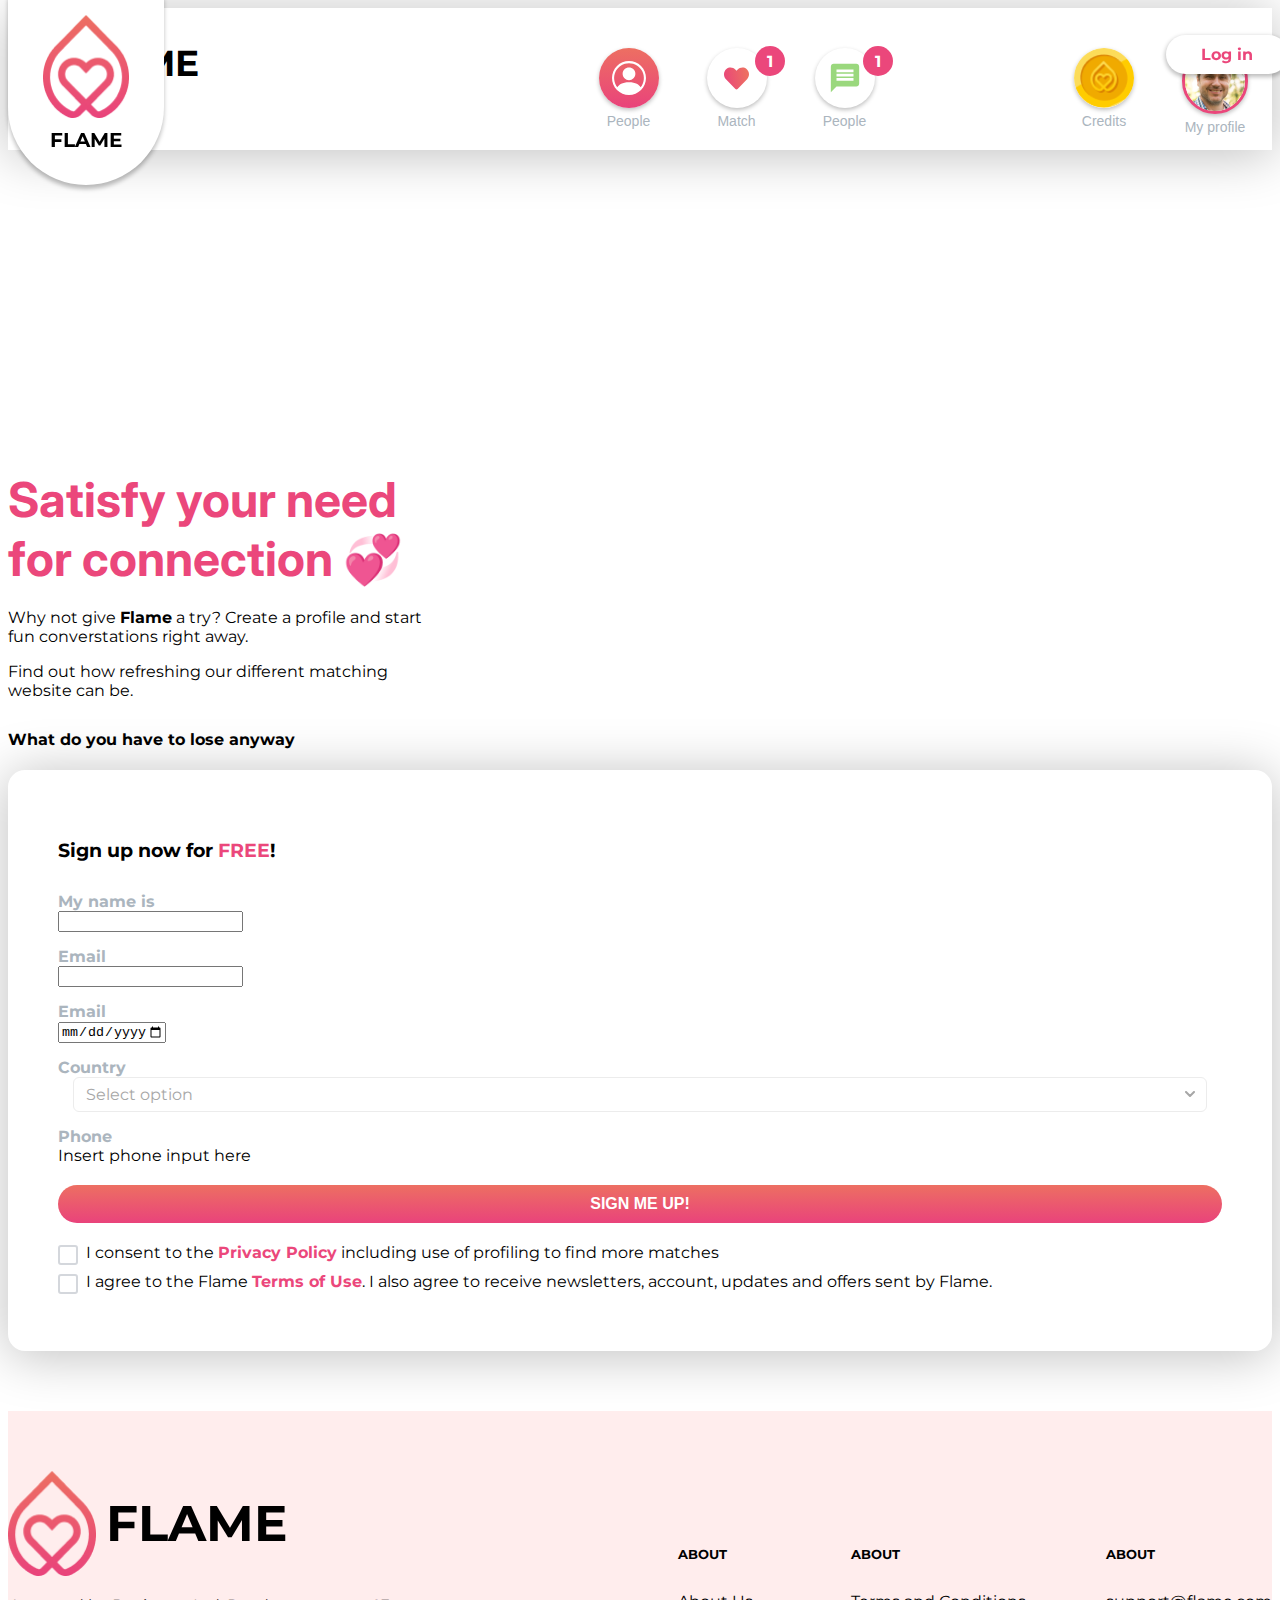
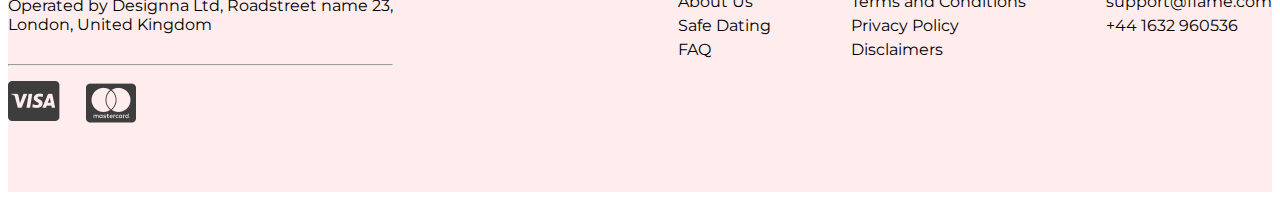
<file: index.html>
<!DOCTYPE html>
<html lang="en">
<head>
  <meta charset="UTF-8">
  <meta http-equiv="X-UA-Compatible" content="IE=edge">
  <meta name="viewport" content="width=device-width, initial-scale=1.0">
  <title>Flame</title>
  
  <!-- Fonts -->
  <link rel="preconnect" href="https://fonts.googleapis.com">
  <link rel="preconnect" href="https://fonts.gstatic.com" crossorigin>
  <link href="https://fonts.googleapis.com/css2?family=Montserrat:wght@400;500;600;700&display=swap" rel="stylesheet">
  <link href="https://fonts.googleapis.com/css2?family=Inter:wght@400;700&family=Montserrat:wght@400;500;600;700&display=swap" rel="stylesheet">

  <!-- Libs -->
  <link rel="stylesheet" href="https://cdn.jsdelivr.net/npm/bootstrap@5.2.3/dist/css/bootstrap.min.css" integrity="sha384-rbsA2VBKQhggwzxH7pPCaAqO46MgnOM80zW1RWuH61DGLwZJEdK2Kadq2F9CUG65" crossorigin="anonymous">

  <!-- Theme style sheets -->
  <link rel="stylesheet" href="css/colors.css">
  <link rel="stylesheet" href="css/styles.css">

</head>

<body class="body">

  <header class="header d-none">
    <div class="header__container container">
      
      <a class="header__logo header__logo-black" href="#">
        <div class="header__logo-wrapper">
          <img src="img/logo.png" alt="">
          <span>FLAME</span>
        </div>
      </a>

      <nav class="header__nav-main">
        <div class="header__nav-main-wrapper">
          
          <a class="app-button" href="#">
            <div class="app-button__circle circle-pink">
              <img src="img/icon--person.svg" alt="">
            </div>
            <p>People</p>
          </a>
          
          <a class="app-button" href="#">
            <div class="app-button__notification">
              1
            </div>
            <div class="app-button__circle icon-heart">
              <img src="img/icon--heart.svg" alt="">
            </div>
            <p>Match</p>
          </a>

          <a class="app-button" href="#">
            <div class="app-button__notification">
              1
            </div>
            <div class="app-button__circle">
              <img src="img/icon--message.svg" alt="">
            </div>
            <p>People</p>
          </a>

        </div>
      </nav>

      <nav class="header__nav-account">

        <div class="header__nav-account-wrapper">

          <a class="app-button" href="#">
            <div class="app-button__circle icon-coin">
              <img src="img/icon--coin.png" alt="">
            </div>
            <p>Credits</p>
          </a>

          <a class="app-button" href="#">
            <div class="app-button__circle icon-profilepic">
              <img src="img/profile-pic.png" alt="">
            </div>
            <p>My profile</p>
          </a>

        </div>

      </nav>
    </div>
  </header>

  <header class="header-mnml">
    <div class="header-mnml__container container">
      <div class="header__logo-ribbon">
        <div class="header__logo-ribbon-wrapper">
          <img src="img/logo.png" alt="">
          <span>Flame</span>
        </div>
      </div>
      <div class="header__login">
        <a href="" class="button button-small button-white">Log in</a>
      </div>
    </div>
  </header>

  <section class="signup-section">
    <div class="container signup-section__container">
      <div class="row">
        <div class="col-lg-5">
          <div class="signup-section__text">

            <h2>
              Satisfy your need <br> for connection 💞
            </h2>
  
            <p>Why not give <strong>Flame</strong> a try? Create a profile and start fun converstations right away. </p>
            <p>Find out how refreshing our different matching website can be.</p>
  
            <h4>What do you have to lose anyway</h4>
          </div>
        </div>
        <div class="col-lg-6 offset-lg-1">
          <div class="signup-section__form-wrapper">
            <form action="" class="signup-section__form">
              <h3>Sign up now for <em>Free</em>!</h3>
  
              <div class="form-element stacked">
                <div class="form-label"><label for="name">My name is</label></div>
                <div class="form-input">
                  <input class="form-control" type="text" name="name">
                </div>
              </div>
  
              <div class="form-element stacked">
                <div class="form-label">
                  <label for="email">
                    Email
                  </label>
                </div>
                <div class="form-input">
                  <input class="form-control" type="email" name="email">
                </div>
              </div>

              <div class="form-element stacked">
                <div class="form-label">
                  <label for="email">
                    Email
                  </label>
                </div>
                <div class="form-input">
                  <input class="form-control" type="date" id="birthday" name="birthday" max="2023-06-01" required="">
                </div>
              </div>


              <div class="form-element stacked">
                <div class="form-label">
                  <label for="email">
                    Country
                  </label>
                </div>
                <div class="form-input">
                  <div class="form__select peoples__filter-select">
                                    
                    <label class="select" for="slct">
                      <select class="form-control" id="slct" required="required">
                        <option value="" disabled="disabled" selected="selected">Select option</option>
                        <option value="#">One</option>
                        <option value="#">Two</option>
                        <option value="#">Three</option>
                        <option value="#">Four</option>
                        <option value="#">Five</option>
                        <option value="#">Six</option>
                        <option value="#">Seven</option>
                      </select>
                      <svg>
                        <use xlink:href="#select-arrow-down"></use>
                      </svg>
                    </label>
                    <!-- SVG Sprites-->
                    <svg class="sprites">
                      <symbol id="select-arrow-down" viewbox="0 0 10 6">
                        <polyline points="1 1 5 5 9 1"></polyline>
                      </symbol>
                    </svg>
                  </div>
                </div>
              </div>

              <div class="form-element stacked">
                <div class="form-label">
                  <label for="email">
                    Phone
                  </label>
                </div>
                <div class="form-input">
                  Insert phone input here
                </div>
              </div>

              <!-- <div class="form-element">
                <div class="form-label"><label for="gender">I am</label></div>
                <div class="radio-buttons">
                  <input label="Male" type="radio" name="gender" value="male" checked>
                  <input label="Female" type="radio" name="gender" value="female">
                  <input label="Other" type="radio" name="gender" value="other">
                </div>
              </div> -->
  
              <!-- <div class="form-element">
                <div class="form-label">
                  <label for="birthday">My birthdate is</label>
                </div>
                <div class="date">
                  <input class="form-control" type="date" id="birthday" name="birthday">
                </div>
              </div> -->
  
              <!-- <hr> -->
  
  
              <!-- <div class="form-element stacked">
                <div class="form-label">
                  <label for="password">
                    Password
                  </label>
                </div>
                <div class="form-input">
                  <input class="form-control" type="password" name="password">
                </div>
              </div> -->
  
              <div class="form-submit__btn">
                <button class="button button-small" id="btn-submit" type="submit">
                  Sign me up!
                </button>
              </div>
  
              <div class="form-consent">

                <div class="form-checkbox">
                  <label class="checkbox">
                    <input type="checkbox">
                    <span class="indicator"></span>
                    I consent to the <a href="">Privacy Policy</a> including use of profiling to find more matches
                  </label>
                </div>

                <div class="form-checkbox">
                  <label class="checkbox">
                    <input type="checkbox">
                    <span class="indicator"></span>
                    I agree to the Flame <a href="">Terms of Use</a>. I also agree to receive newsletters, account, updates and offers sent by Flame.
                  </label>
                </div>
  
              </div>
  
              
  
  
            </form>
          </div>
        </div>
      </div>
    </div>
    <div class="rating-modal">
      
    </div>
  </section>

  

  




  <footer class="footer">
    <div class="footer__container container">
      <div class="footer__logo-section">
        <a href="" class="footer__logo">
          <div class="footer__logo-wrapper">
            <img src="img/logo.png" alt="">
            <span>FLAME</span>
          </div>
        </a>
        <div class="footer__company-info">
          <p>Operated by Designna Ltd, Roadstreet name 23,
          <br>
          London, United Kingdom</p>
        </div>
        <hr>
        <div class="footer__payments">
          <img src="img/visa-black.png" alt="">
          <img src="img/mastercard-black.png" alt="">
        </div>
      </div>
      <nav class="footer__site-map">
        <div class="footer__site-map__col">
          <h5>About</h5>
          <ul>
            <a href="">
              <li>About Us</li>
            </a>
            <a href="">
              <li>Safe Dating</li>
            </a>
            <a href="">
              <li>FAQ</li>
            </a>
          </ul>
        </div>
        <div class="footer__site-map__col">
          <h5>About</h5>
          <ul>
            <a href="">
              <li>Terms and Conditions</li>
            </a>
            <a href="">
              <li>Privacy Policy</li>
            </a>
            <a href="">
              <li>Disclaimers</li>
            </a>
          </ul>
        </div>
        <div class="footer__site-map__col">
          <h5>About</h5>
          <ul>
            <a href="">
              <li>support@flame.com</li>
            </a>
            <a href="">
              <li>+44 1632 960536</li>
            </a>
          </ul>
        </div>
      </nav>
    </div>
  </footer>

  <script src="/js/scripts.js"></script>
</body>


</html>
</file>
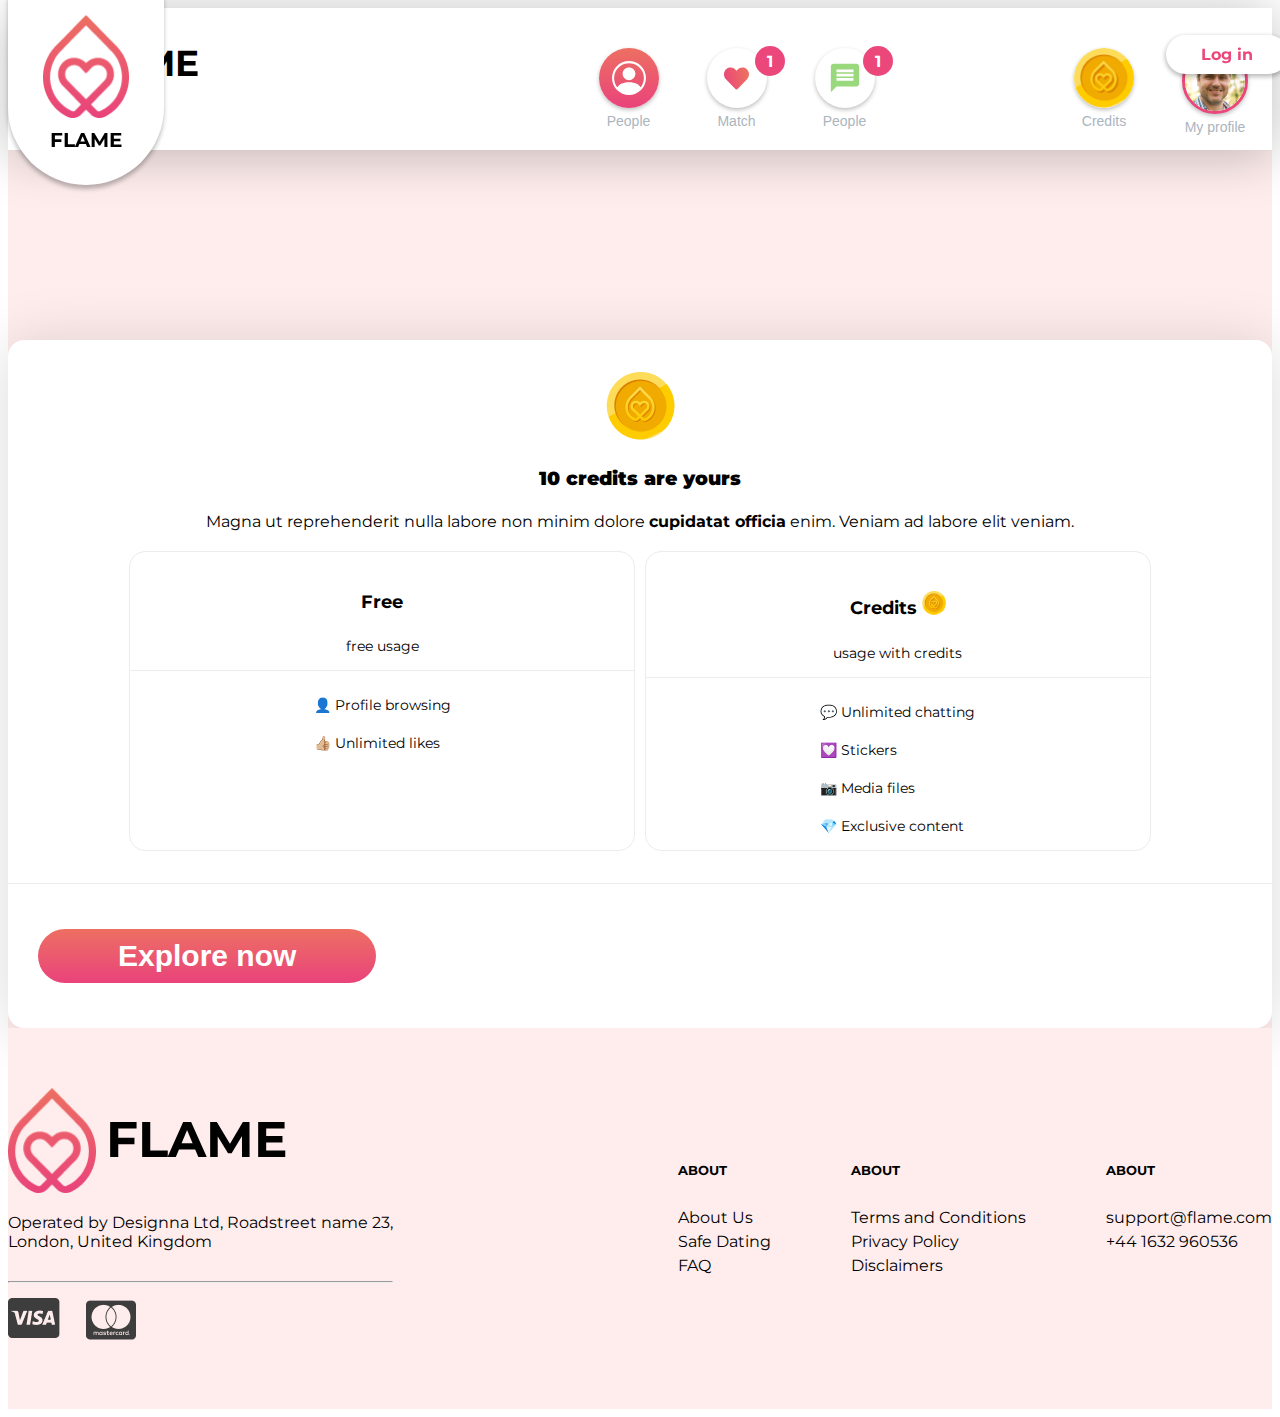
<file: credits-welcome.html>
<!DOCTYPE html>
<html lang="en">
<head>
  <meta charset="UTF-8">
  <meta http-equiv="X-UA-Compatible" content="IE=edge">
  <meta name="viewport" content="width=device-width, initial-scale=1.0">
  <title>Flame</title>
  
  <!-- Fonts -->
  <link rel="preconnect" href="https://fonts.googleapis.com">
  <link rel="preconnect" href="https://fonts.gstatic.com" crossorigin>
  <link href="https://fonts.googleapis.com/css2?family=Montserrat:wght@400;500;600;700&display=swap" rel="stylesheet">
  <link href="https://fonts.googleapis.com/css2?family=Inter:wght@400;700&family=Montserrat:wght@400;500;600;700&display=swap" rel="stylesheet">

  <!-- Libs -->
  <link rel="stylesheet" href="https://cdn.jsdelivr.net/npm/bootstrap@5.2.3/dist/css/bootstrap.min.css" integrity="sha384-rbsA2VBKQhggwzxH7pPCaAqO46MgnOM80zW1RWuH61DGLwZJEdK2Kadq2F9CUG65" crossorigin="anonymous">

  <!-- Theme style sheets -->
  <link rel="stylesheet" href="css/colors.css">
  <link rel="stylesheet" href="css/styles.css">

</head>

<body class="body">

  <header class="header d-none">
    <div class="header__container container">
      
      <a class="header__logo header__logo-black" href="#">
        <div class="header__logo-wrapper">
          <img src="img/logo.png" alt="">
          <span>FLAME</span>
        </div>
      </a>

      <nav class="header__nav-main">
        <div class="header__nav-main-wrapper">
          
          <a class="app-button" href="#">
            <div class="app-button__circle circle-pink">
              <img src="img/icon--person.svg" alt="">
            </div>
            <p>People</p>
          </a>
          
          <a class="app-button" href="#">
            <div class="app-button__notification">
              1
            </div>
            <div class="app-button__circle icon-heart">
              <img src="img/icon--heart.svg" alt="">
            </div>
            <p>Match</p>
          </a>

          <a class="app-button" href="#">
            <div class="app-button__notification">
              1
            </div>
            <div class="app-button__circle">
              <img src="img/icon--message.svg" alt="">
            </div>
            <p>People</p>
          </a>

        </div>
      </nav>

      <nav class="header__nav-account">

        <div class="header__nav-account-wrapper">

          <a class="app-button" href="#">
            <div class="app-button__circle icon-coin">
              <img src="img/icon--coin.png" alt="">
            </div>
            <p>Credits</p>
          </a>

          <a class="app-button" href="#">
            <div class="app-button__circle icon-profilepic">
              <img src="img/profile-pic.png" alt="">
            </div>
            <p>My profile</p>
          </a>

        </div>

      </nav>
    </div>
  </header>

  <header class="header-mnml">
    <div class="header-mnml__container container">
      <div class="header__logo-ribbon">
        <div class="header__logo-ribbon-wrapper">
          <img src="img/logo.png" alt="">
          <span>Flame</span>
        </div>
      </div>
      <div class="header__login">
        <a href="" class="button button-small button-white">Log in</a>
      </div>
    </div>
  </header>


  <section class="credits bg-pink">
    <div class="container">
        <div class="row d-flex justify-content-center">
          <div class="col-12 col-lg-6">
            <div class="app__card">
              <div class="app__card__body">
                <div class="credits-welcome">
                  <div class="credits-welcome__top">
                    <img src="img/icon-big--coin.png" alt="">
                    <h3><strong>10 credits are yours</strong></h3>
                    <p>Magna ut reprehenderit nulla labore non minim dolore <strong>cupidatat officia</strong> enim. Veniam ad labore elit veniam.</p>
                    
                    <div class="credits-welcome__plans-row">  
                      <div class="credits-welcome__plan">
                        <div class="credits-welcome__plan-header">
                          <h4 class="text-uppercase">Free</h4>
                          <p>free usage</p>
                        </div>
                        <div class="credits-welcome__plan-body">
                          <ul>
                            <li>👤 Profile browsing</li>
                            <li>👍🏼 Unlimited likes</li>
                          </ul>
                        </div>
                      </div>
                      <div class="credits-welcome__plan">
                        <div class="credits-welcome__plan-header">
                          <h4 class="text-uppercase">Credits <span class="icon-small-coin"><img src="img/icon--coin.png" alt=""></span></h4>
                          <p>usage with credits</p>
                        </div>
                        <div class="credits-welcome__plan-body">
                          <ul>
                            <li>💬 Unlimited chatting</li>
                            <li>💟 Stickers</li>
                            <li>📷 Media files</li>
                            <li>💎 Exclusive content</li>
                          </ul>
                        </div>
                      </div>
                    </div>
                  </div>
                </div>
              </div>
              <div class="app__card__footer d-flex justify-content-center">
                <button class="button button-wider">Explore now</button>
              </div>
            </div>
          </div>
        </div>
    </div>
  </section>
  
  <footer class="footer">
    <div class="footer__container container">
      <div class="footer__logo-section">
        <a href="" class="footer__logo">
          <div class="footer__logo-wrapper">
            <img src="img/logo.png" alt="">
            <span>FLAME</span>
          </div>
        </a>
        <div class="footer__company-info">
          <p>Operated by Designna Ltd, Roadstreet name 23,
          <br>
          London, United Kingdom</p>
        </div>
        <hr>
        <div class="footer__payments">
          <img src="img/visa-black.png" alt="">
          <img src="img/mastercard-black.png" alt="">
        </div>
      </div>
      <nav class="footer__site-map">
        <div class="footer__site-map__col">
          <h5>About</h5>
          <ul>
            <a href="">
              <li>About Us</li>
            </a>
            <a href="">
              <li>Safe Dating</li>
            </a>
            <a href="">
              <li>FAQ</li>
            </a>
          </ul>
        </div>
        <div class="footer__site-map__col">
          <h5>About</h5>
          <ul>
            <a href="">
              <li>Terms and Conditions</li>
            </a>
            <a href="">
              <li>Privacy Policy</li>
            </a>
            <a href="">
              <li>Disclaimers</li>
            </a>
          </ul>
        </div>
        <div class="footer__site-map__col">
          <h5>About</h5>
          <ul>
            <a href="">
              <li>support@flame.com</li>
            </a>
            <a href="">
              <li>+44 1632 960536</li>
            </a>
          </ul>
        </div>
      </nav>
    </div>
  </footer>

  <script src="/js/scripts.js"></script>
</body>


</html>
</file>
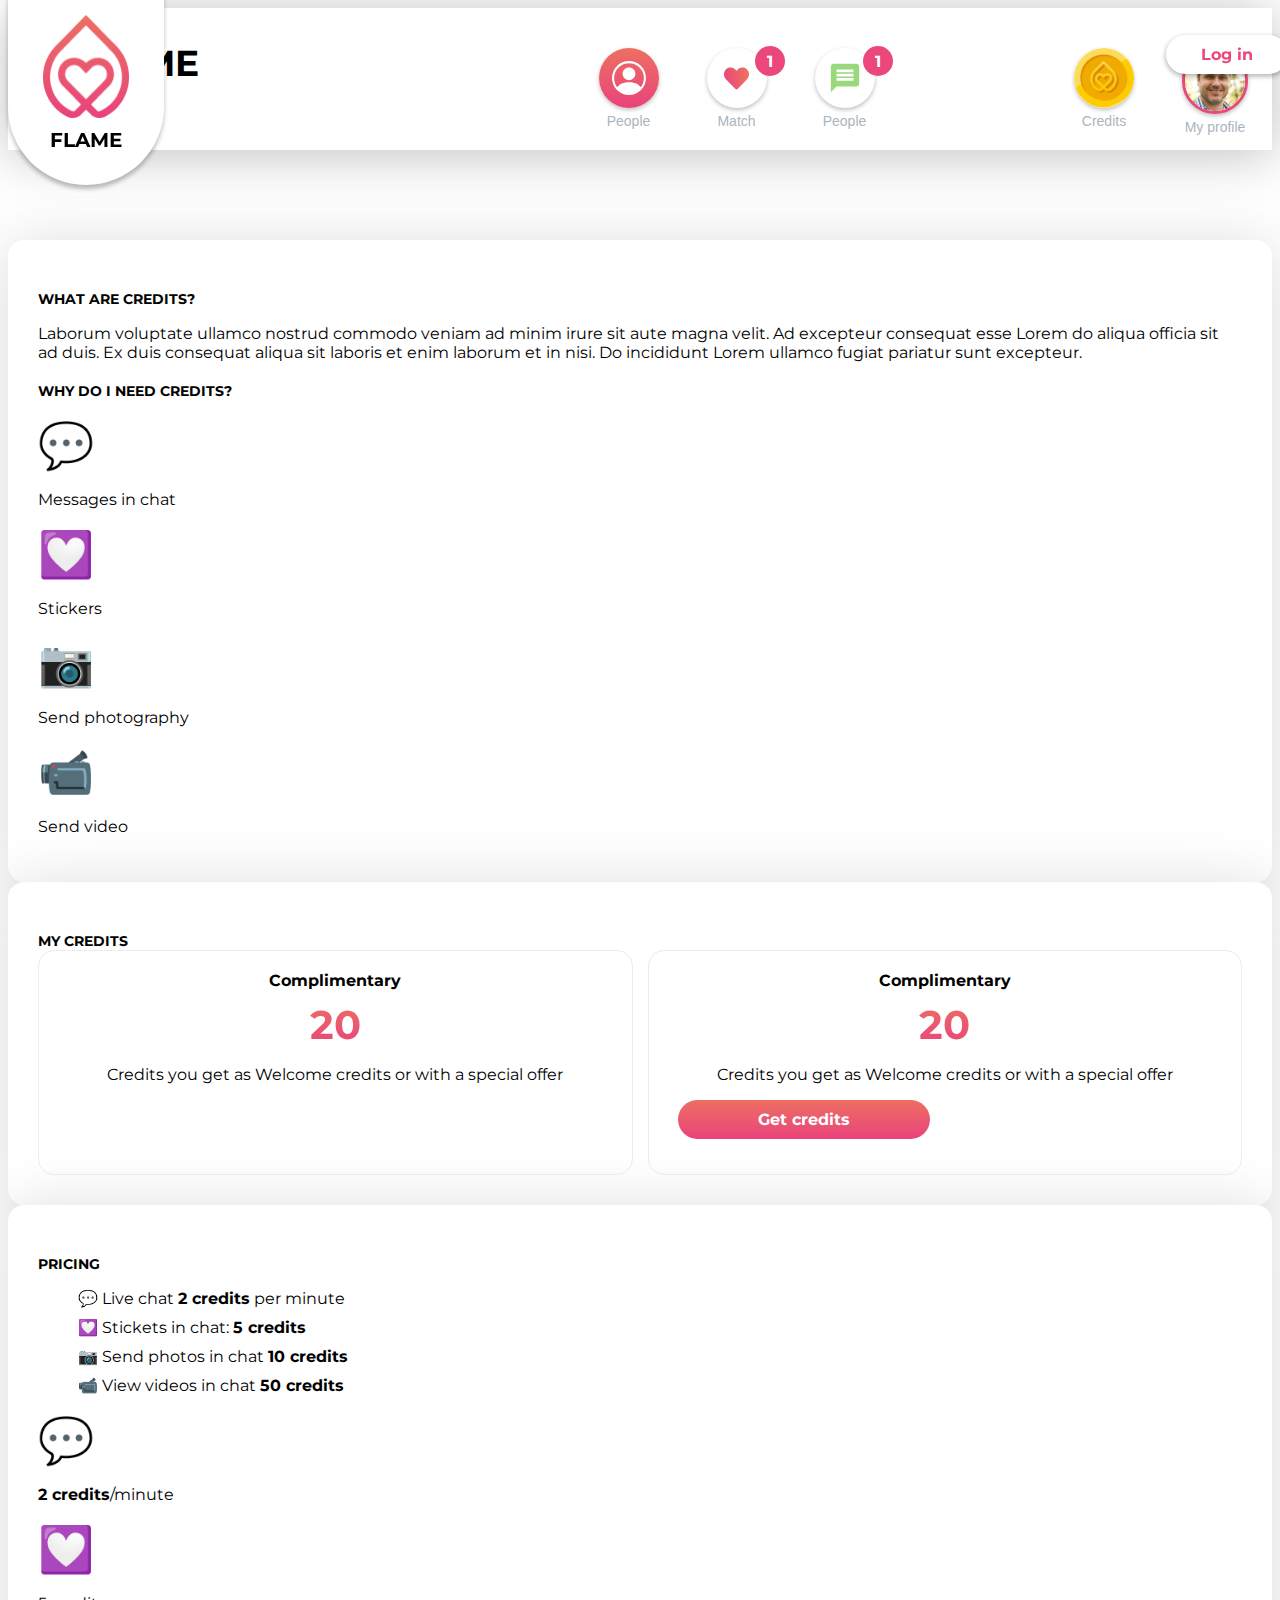
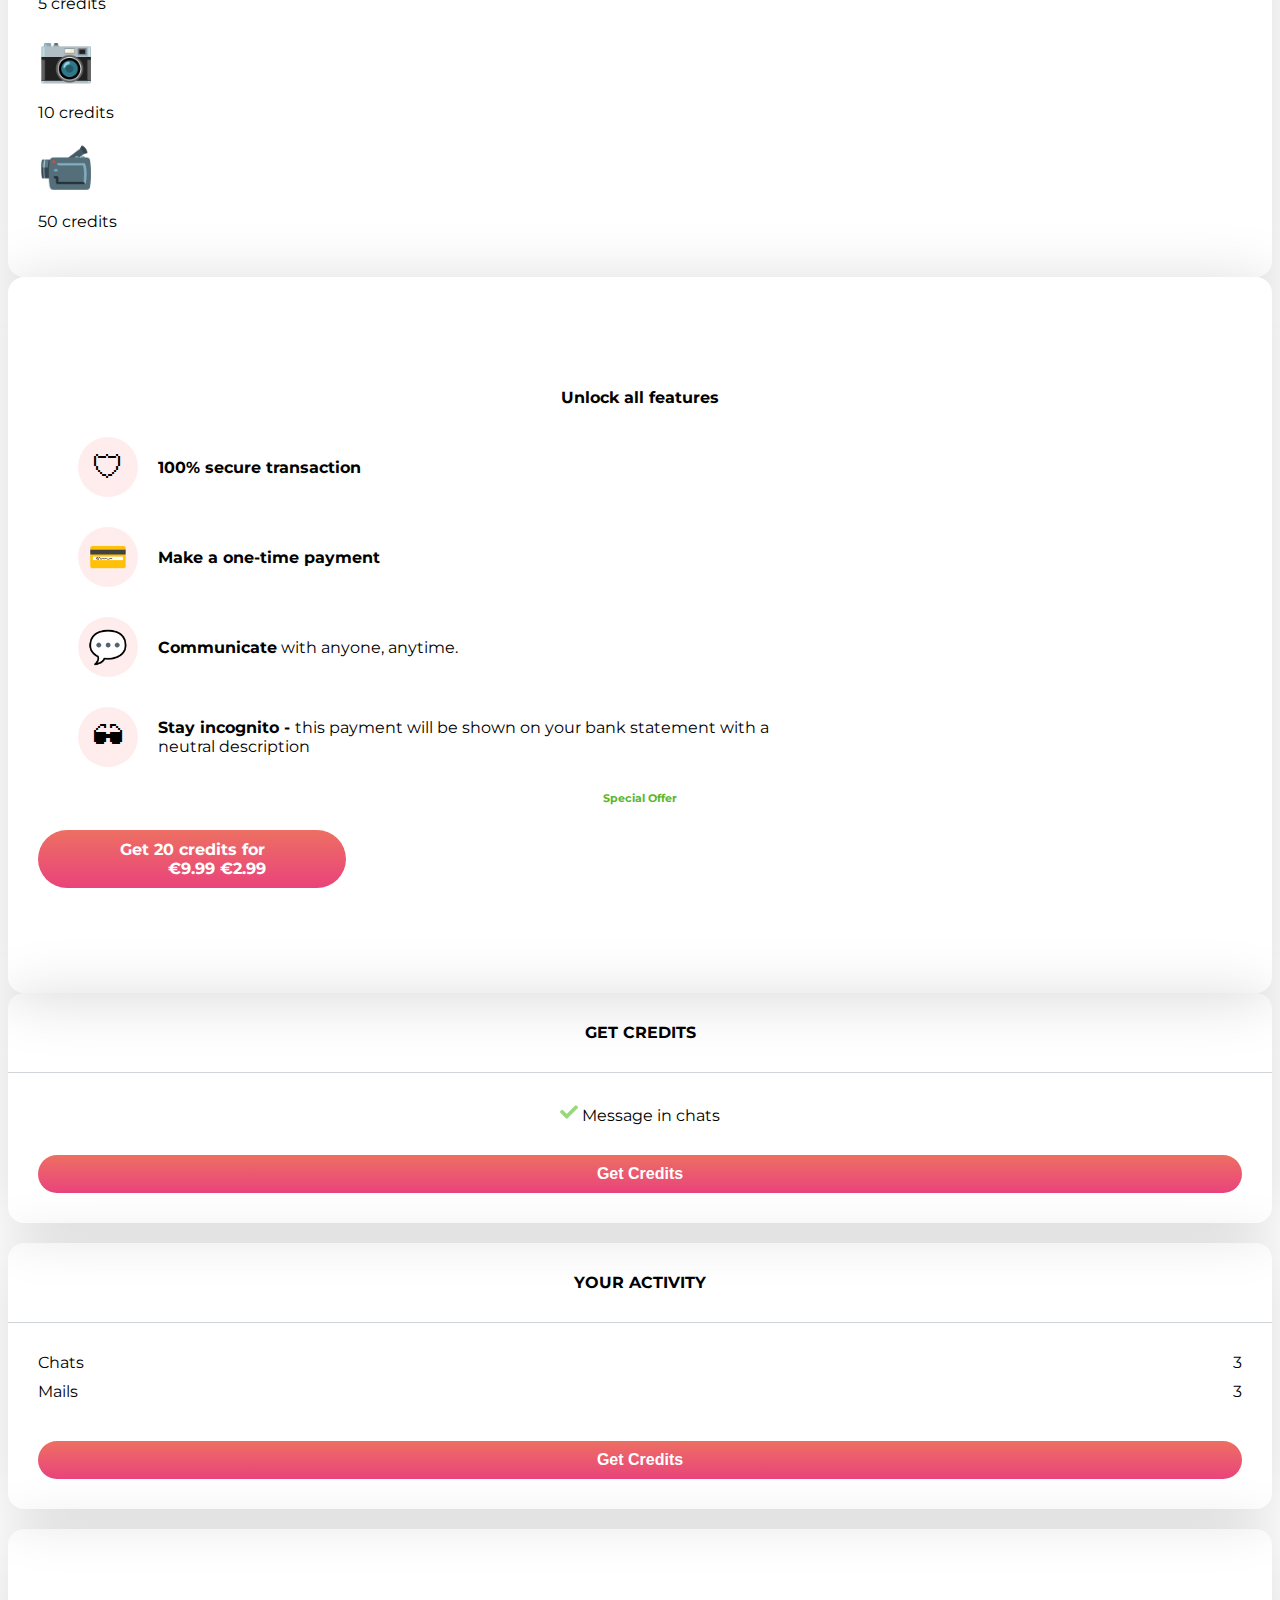
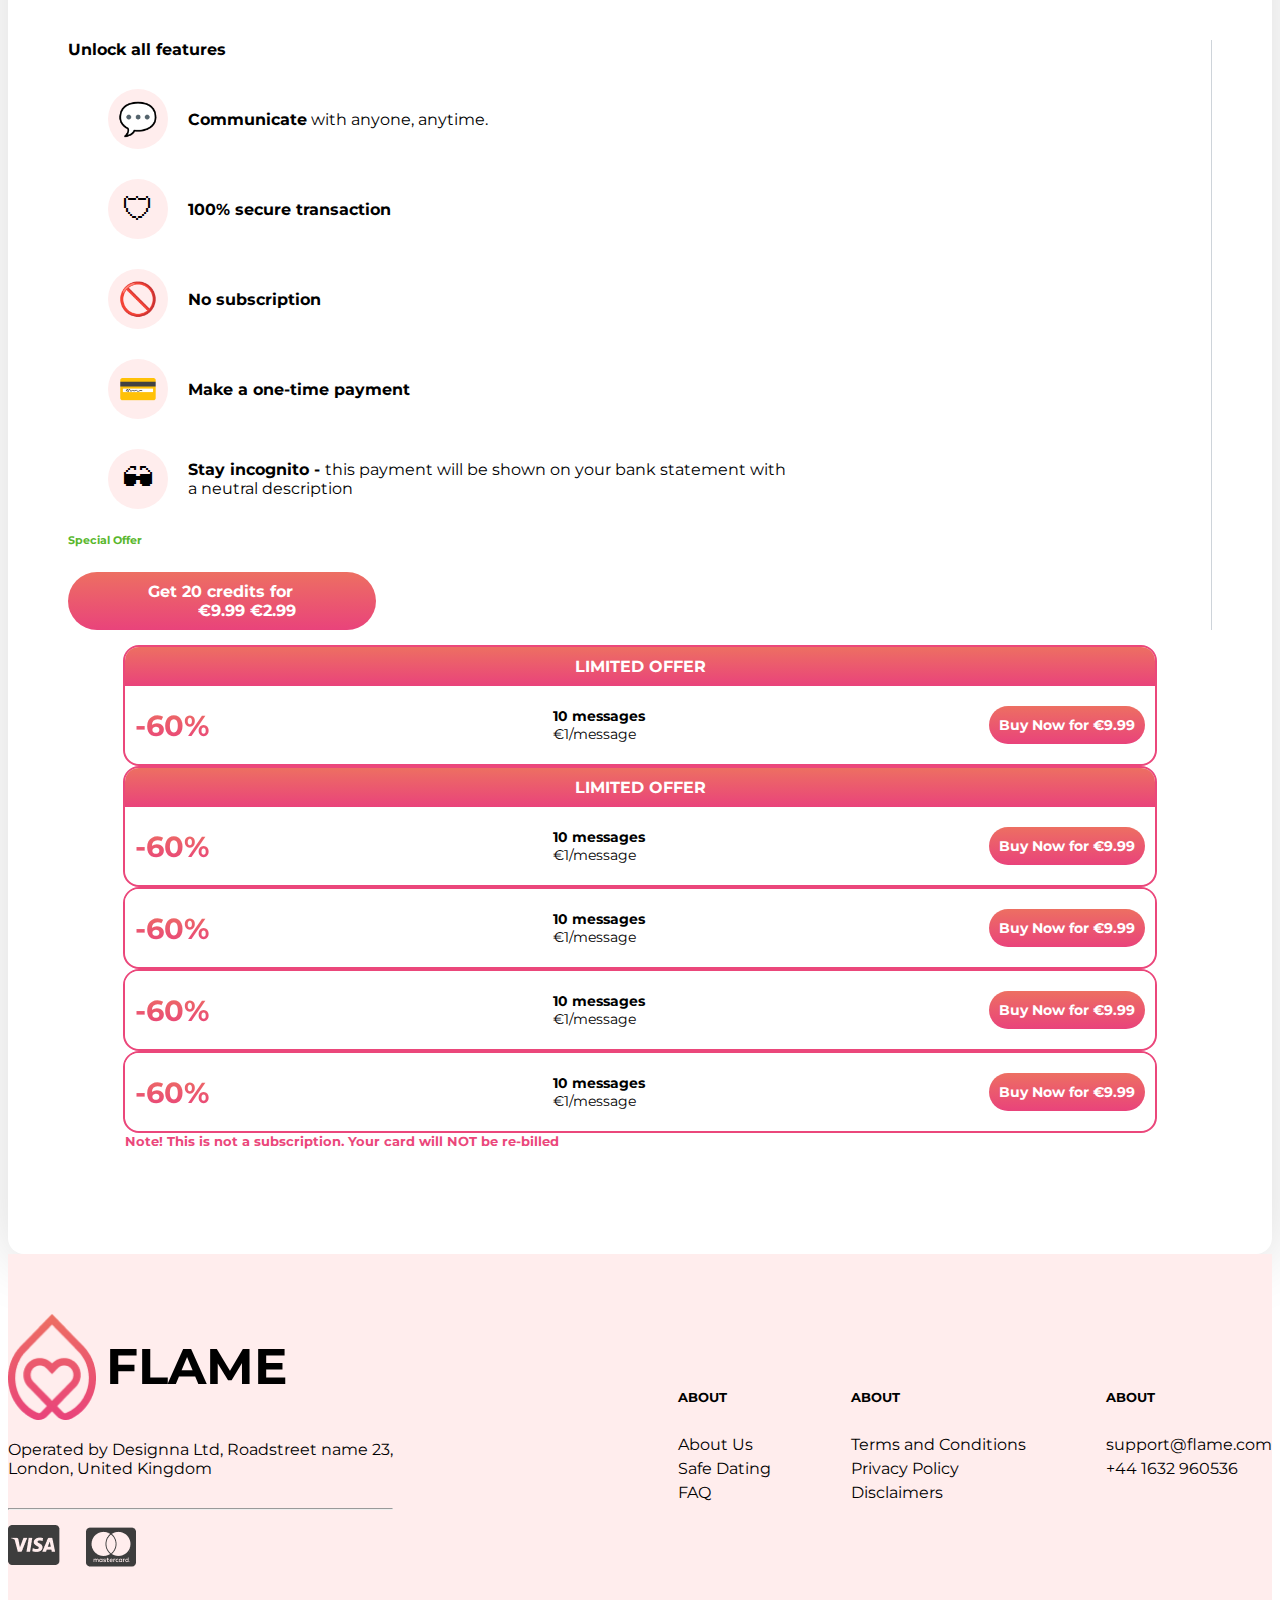
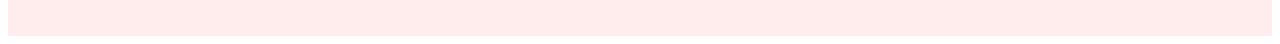
<file: credits.html>
<!DOCTYPE html>
<html lang="en">
  <head>
    <meta charset="UTF-8">
    <meta http-equiv="X-UA-Compatible" content="IE=edge">
    <meta name="viewport" content="width=device-width, initial-scale=1.0">
    <title>Flame</title>

    <!-- Fonts -->
    <link rel="preconnect" href="https://fonts.googleapis.com">
    <link rel="preconnect" href="https://fonts.gstatic.com" crossorigin>
    <link href="https://fonts.googleapis.com/css2?family=Montserrat:wght@400;500;600;700&display=swap" rel="stylesheet">
    <link
    href="https://fonts.googleapis.com/css2?family=Inter:wght@400;700&family=Montserrat:wght@400;500;600;700&display=swap" rel="stylesheet">

    <!-- Libs -->
    <link
    rel="stylesheet" href="https://cdn.jsdelivr.net/npm/bootstrap@5.2.3/dist/css/bootstrap.min.css" integrity="sha384-rbsA2VBKQhggwzxH7pPCaAqO46MgnOM80zW1RWuH61DGLwZJEdK2Kadq2F9CUG65" crossorigin="anonymous">

    <!-- Theme style sheets -->
    <link rel="stylesheet" href="css/colors.css">
    <link rel="stylesheet" href="css/styles.css">

  </head>

  <body class="body">

    <header class="header-mnml d-none">
      <div class="header-mnml__container container">
        <div class="header__logo-ribbon">
          <div class="header__logo-ribbon-wrapper">
            <img src="img/logo.png" alt="">
            <span>Flame</span>
          </div>
        </div>
        <div class="header__login">
          <a href="" class="button button-small button-white">Log in</a>
        </div>
      </div>
    </header>

    <header class="header">
      <div class="header__container container">

        <a class="header__logo header__logo-black" href="#">
          <div class="header__logo-wrapper">
            <img src="img/logo.png" alt="">
            <span>FLAME</span>
          </div>
        </a>

        <nav class="header__nav-main">
          <div class="header__nav-main-wrapper">

            <a class="app-button" href="#">
              <div class="app-button__circle circle-pink">
                <img src="img/icon--person.svg" alt="">
              </div>
              <p>People</p>
            </a>

            <a class="app-button" href="#">
              <div class="app-button__notification">
                1
              </div>
              <div class="app-button__circle icon-heart">
                <img src="img/icon--heart.svg" alt="">
              </div>
              <p>Match</p>
            </a>

            <a class="app-button" href="#">
              <div class="app-button__notification">
                1
              </div>
              <div class="app-button__circle">
                <img src="img/icon--message.svg" alt="">
              </div>
              <p>People</p>
            </a>

          </div>
        </nav>

        <nav class="header__nav-account">

          <div class="header__nav-account-wrapper">

            <a class="app-button" href="#">
              <div class="app-button__circle icon-coin">
                <img src="img/icon--coin.png" alt="">
              </div>
              <p>Credits</p>
            </a>

            <a class="app-button" href="#">
              <div class="app-button__circle icon-profilepic">
                <img src="img/profile-pic.png" alt="">
              </div>
              <p>My profile</p>
            </a>

          </div>

        </nav>
      </div>
    </header>

    <section class="credits bg-white">
      <div class="credits__container container">
        <div class="row">

          <div class="col-12 col-lg-9">
            <div class="app__card mb-4">
              <div class="app__card__body">
                <h5 class="title-small mb-4">What are credits?</h4>
                <p class="mb-4">Laborum voluptate ullamco nostrud commodo veniam ad minim irure sit aute magna velit. Ad excepteur consequat esse Lorem do aliqua officia sit ad duis. Ex duis consequat aliqua sit laboris et enim laborum et in nisi. Do incididunt Lorem ullamco fugiat pariatur sunt excepteur.</p>

                <h5 class="title-small mb-4">Why Do I need credits?</h4>
                <div class="row">
                  <div class="col-6 col-lg-3 mt-4">
                    <p class="emoji-big text-center pb-4">💬</p>
                    <p class="text-center">Messages in chat</p>
                  </div>
                  <div class="col-6 col-lg-3 mt-4">
                    <p class="emoji-big text-center pb-4">💟</p>
                    <p class="text-center">Stickers</p>
                  </div>
                  <div class="col-6 col-lg-3 mt-4">
                    <p class="emoji-big text-center pb-4">📷</p>
                    <p class="text-center">Send photography</p>
                  </div>
                  <div class="col-6 col-lg-3 mt-4">
                    <p class="emoji-big text-center pb-4">📹</p>
                    <p class="text-center">Send video</p>
                  </div>
                </div>
              </div>
            </div>

            <div class="app__card my-4">
              <div class="app__card__body">
                <h5 class="title-small mb-4">My credits</h5>
                <div class="app__card__outline-row mb-4">
                  <div class="app__card__outlined">
                    <strong>Complimentary</strong>
                    <em class="number-big">
                      20
                    </em>
                    <p>Credits you get as Welcome credits or with a special offer</p>
                  </div>
                  <div class="app__card__outlined">
                    <strong>Complimentary</strong>
                    <em class="number-big">
                      20
                    </em>
                    <p>Credits you get as Welcome credits or with a special offer</p>
                    <a href="" class="button button-small button-wider m-auto text-uppercase mb-2">
                      Get credits
                    </a>
                  </div>
                </div>
              </div>
            </div>

            <div class="app__card mb-4">
              <div class="app__card__body">
                <h5 class="title-small mb-4">Pricing</h4>
                <ul class="mb-4 p-0">
                  <li>💬 Live chat <strong>2 credits</strong> per minute</li>
                  <li>💟 Stickets in chat: <strong>5 credits</strong></li>
                  <li>📷 Send photos in chat <strong>10 credits</strong></li>
                  <li>📹 View videos in chat <strong>50 credits</strong></li>
                </ul>

                <div class="row pt-4">
                  <div class="col-6 col-lg-3 mt-4">
                    <p class="emoji-big text-center pb-4">💬</p>
                    <p class="text-center"><strong>2 credits</strong>/minute</p>
                  </div>
                  <div class="col-6 col-lg-3 mt-4">
                    <p class="emoji-big text-center pb-4">💟</p>
                    <p class="text-center fw-bold">5 credits</p>
                  </div>
                  <div class="col-6 col-lg-3 mt-4">
                    <p class="emoji-big text-center pb-4">📷</p>
                    <p class="text-center fw-bold">10 credits</p>
                  </div>
                  <div class="col-6 col-lg-3 mt-4">
                    <p class="emoji-big text-center pb-4">📹</p>
                    <p class="text-center fw-bold">50 credits</p>
                  </div>
                </div>
              </div>
            </div>

            <div class="app__card mb-4">
              <div class="app__card__body">
                <div class="card__offer-single">
                  <h4>Unlock all features</h4>
                  <ul class="card__offer__list m-auto">
                    <li>
                      <span>
                        🛡
                      </span>
                      <strong>100% secure transaction</strong>
                    </li>
                    <li>
                      <span>
                        💳
                      </span>
                      <strong>Make a one-time payment</strong>
                    </li>
                    <li>
                      <span>
                        💬
                      </span>
                      <div><strong>Communicate</strong> with anyone, anytime.</div>
                    </li>
                    <li>
                      <span>
                        🕶
                      </span>
                      <span><strong>Stay incognito - </strong>this payment will be shown on your bank statement with a neutral description</span>
                    </li>
                  </ul>
                  <h6 class="text-green fw-bold text-uppercase mt-4 mb-3">Special Offer</h6>
                  <a href="" class="button button-small button-wider m-auto fw-normal d-flex justify-content-around px-4">
                    <span class="text-uppercase fw-bold">Get 20 credits for</span>
                    <div class="pl-4" style="padding-left: 50px;">
                      <span class="text-decoration-line-through">€9.99</span>
                      <span class="fw-bold">€2.99</span>
                    </div>
                  </a>
                </div>
              </div>
            </div>

            

          </div>

          <div class="col-12 col-lg-3">

            <div class="profile__sidebar">
              <div class="profile__sidebar__header">
                Get Credits
              </div>
              <div class="profile__sidebar__body">
                <div class="profile__power-ups">
                  <ul>
                    <li>
                      <img src="img/icon--check.png" alt="">
                      Message in chats</li>
                  </ul>
                </div>
                <button class="button button-small">
                  Get Credits
                </button>
              </div>
            </div>

            <div class="profile__sidebar">
              <div class="profile__sidebar__header">
                Your Activity
              </div>
              <div class="profile__sidebar__body">

                <div class="profile__activity">
                  <ul>
                    <li>
                      <span>Chats</span>
                      <span>3</span>
                    </li>
                    <li>
                      <span>Mails</span>
                      <span>3</span>
                    </li>
                  </ul>
                </div>

                <button class="button button-small">
                  Get Credits
                </button>
              </div>
            </div>
          </div>


        </div>
      </div>
    </section>

    <div class="credits bg-white">
      <div class="credits__container container">
        <div class="row">
          <div class="col-12">

            <div class="app__card mb-4 app__card__big">
              <div class="app__card__body">
                <div class="card__offer-group">
                  <div class="row">

                    <div class="col-12 col-lg-6 px-4 mb-4">
                      <h4 class="text-center">Unlock all features</h4>
                      <ul class="card__offer__list w-100 mb-4 px-4">
                        <li>
                          <span>
                            💬
                          </span>
                          <div><strong>Communicate</strong> with anyone, anytime.</div>
                        </li>
                        <li>
                          <span>
                            🛡
                          </span>
                          <strong>100% secure transaction</strong>
                        </li>
                        <li>
                          <span>
                            🚫
                          </span>
                          <strong>No subscription</strong>
                        </li>
                        <li>
                          <span>
                            💳
                          </span>
                          <strong>Make a one-time payment</strong>
                        </li>
                        <li>
                          <span>
                            🕶
                          </span>
                          <span><strong>Stay incognito - </strong>this payment will be shown on your bank statement with a neutral description</span>
                        </li>
                      </ul>
                      <h6 class="text-green fw-bold text-uppercase mt-4 text-center mb-3">Special Offer</h6>
                      <a href="" class="button button-small button-wider m-auto fw-normal d-flex justify-content-around px-4">
                        <span class="text-uppercase fw-bold">Get 20 credits for</span>
                        <div class="pl-4" style="padding-left: 50px;">
                          <span class="text-decoration-line-through">€9.99</span>
                          <span class="fw-bold">€2.99</span>
                        </div>
                      </a>
                    </div>

                    <div class="col-12 col-lg-6 px-4">
                      <div class="offer-banner mb-3">
                        <div class="offer-banner__header">
                            Limited Offer
                        </div>
                        <div class="offer-banner__body">
                          <em class="number-medium">
                            -60%
                          </em>
                          <div>
                            <p><strong>10 messages</strong></p>
                            <p>€1/message</p>
                          </div>
                          <a href="" class="button button-extrasmall fw-bold">
                            <span class="text-uppercase">Buy Now</span> for €9.99
                          </a>
                        </div>
                      </div>
                      <div class="offer-banner mb-3">
                        <div class="offer-banner__header">
                            Limited Offer
                        </div>
                        <div class="offer-banner__body">
                          <em class="number-medium">
                            -60%
                          </em>
                          <div>
                            <p><strong>10 messages</strong></p>
                            <p>€1/message</p>
                          </div>
                          <a href="" class="button button-extrasmall fw-bold">
                            <span class="text-uppercase">Buy Now</span> for €9.99
                          </a>
                        </div>
                      </div>
                      <div class="offer-banner mb-3">
                        <div class="offer-banner__body">
                          <em class="number-medium">
                            -60%
                          </em>
                          <div>
                            <p><strong>10 messages</strong></p>
                            <p>€1/message</p>
                          </div>
                          <a href="" class="button button-extrasmall fw-bold">
                            <span class="text-uppercase">Buy Now</span> for €9.99
                          </a>
                        </div>
                      </div>
                      <div class="offer-banner mb-3">
                        <div class="offer-banner__body">
                          <em class="number-medium">
                            -60%
                          </em>
                          <div>
                            <p><strong>10 messages</strong></p>
                            <p>€1/message</p>
                          </div>
                          <a href="" class="button button-extrasmall fw-bold">
                            <span class="text-uppercase">Buy Now</span> for €9.99
                          </a>
                        </div>
                      </div>
                      <div class="offer-banner mb-3">
                        <div class="offer-banner__body">
                          <em class="number-medium">
                            -60%
                          </em>
                          <div>
                            <p><strong>10 messages</strong></p>
                            <p>€1/message</p>
                          </div>
                          <a href="" class="button button-extrasmall fw-bold">
                            <span class="text-uppercase">Buy Now</span> for €9.99
                          </a>
                        </div>
                      </div>
                      <h5 class="fw-bold text-pink text-center mt-4">
                        Note! This is not a subscription. Your card will NOT be re-billed
                      </h5>
                    </div>

                  </div>
                </div>
              </div>
            </div>
          </div>
        </div>
      </div>
    </div>


    <footer class="footer">
      <div class="footer__container container">
        <div class="footer__logo-section">
          <a href="" class="footer__logo">
            <div class="footer__logo-wrapper">
              <img src="img/logo.png" alt="">
              <span>FLAME</span>
            </div>
          </a>
          <div class="footer__company-info">
            <p>Operated by Designna Ltd, Roadstreet name 23,
              <br>
              London, United Kingdom</p>
          </div>
          <hr>
          <div class="footer__payments">
            <img src="img/visa-black.png" alt="">
            <img src="img/mastercard-black.png" alt="">
          </div>
        </div>
        <nav class="footer__site-map">
          <div class="footer__site-map__col">
            <h5>About</h5>
            <ul>
              <a href="">
                <li>About Us</li>
              </a>
              <a href="">
                <li>Safe Dating</li>
              </a>
              <a href="">
                <li>FAQ</li>
              </a>
            </ul>
          </div>
          <div class="footer__site-map__col">
            <h5>About</h5>
            <ul>
              <a href="">
                <li>Terms and Conditions</li>
              </a>
              <a href="">
                <li>Privacy Policy</li>
              </a>
              <a href="">
                <li>Disclaimers</li>
              </a>
            </ul>
          </div>
          <div class="footer__site-map__col">
            <h5>About</h5>
            <ul>
              <a href="">
                <li>support@flame.com</li>
              </a>
              <a href="">
                <li>+44 1632 960536</li>
              </a>
            </ul>
          </div>
        </nav>
      </div>
    </footer>

    <script src="/js/scripts.js"></script>
  </body>


</html>
</file>
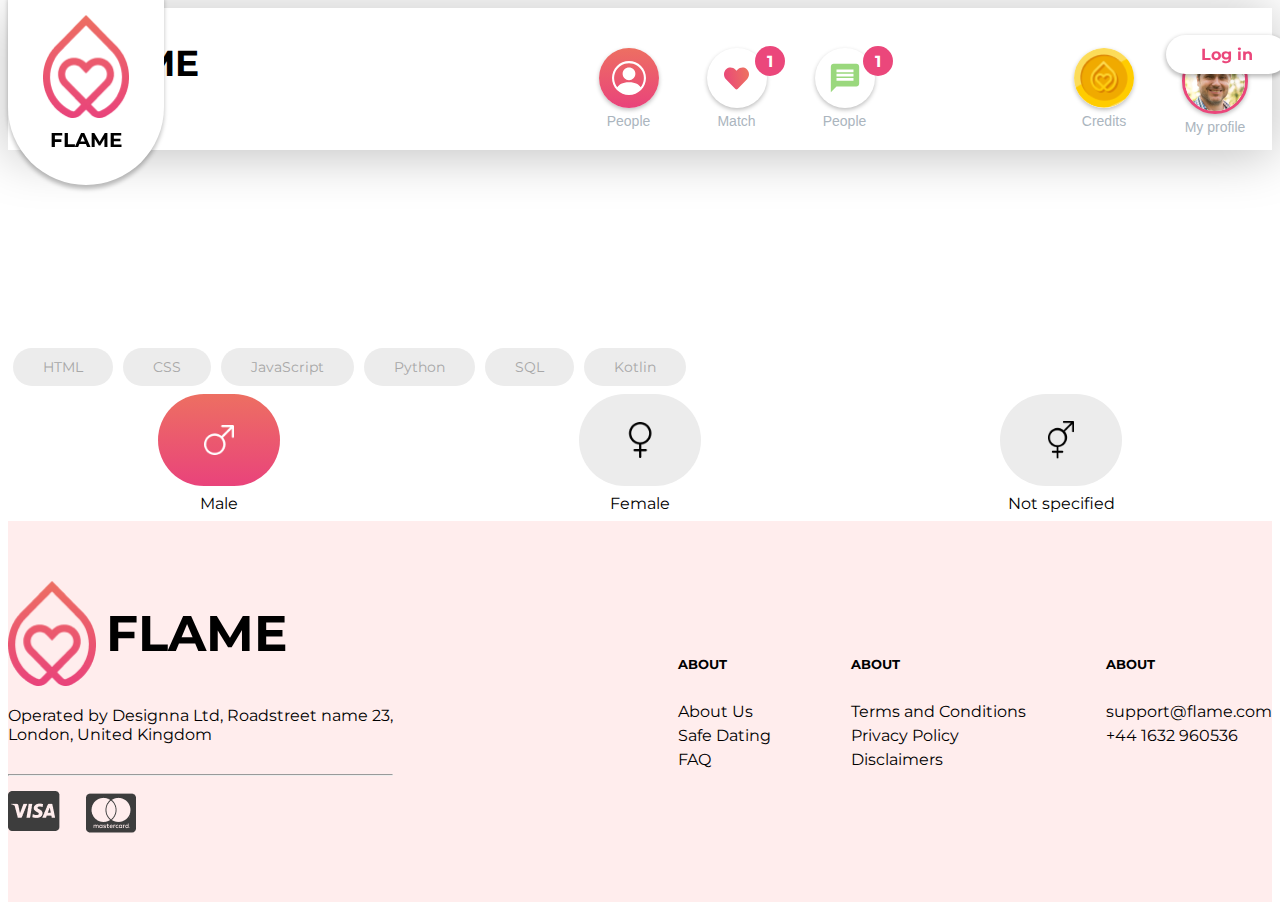
<file: custom-selects.html>
<!DOCTYPE html>
<html lang="en">
<head>
  <meta charset="UTF-8">
  <meta http-equiv="X-UA-Compatible" content="IE=edge">
  <meta name="viewport" content="width=device-width, initial-scale=1.0">
  <title>Flame</title>
  
  <!-- Fonts -->
  <link rel="preconnect" href="https://fonts.googleapis.com">
  <link rel="preconnect" href="https://fonts.gstatic.com" crossorigin>
  <link href="https://fonts.googleapis.com/css2?family=Montserrat:wght@400;500;600;700&display=swap" rel="stylesheet">
  <link href="https://fonts.googleapis.com/css2?family=Inter:wght@400;700&family=Montserrat:wght@400;500;600;700&display=swap" rel="stylesheet">

  <!-- Libs -->
  <link rel="stylesheet" href="https://cdn.jsdelivr.net/npm/bootstrap@5.2.3/dist/css/bootstrap.min.css" integrity="sha384-rbsA2VBKQhggwzxH7pPCaAqO46MgnOM80zW1RWuH61DGLwZJEdK2Kadq2F9CUG65" crossorigin="anonymous">

  <!-- Theme style sheets -->
  <link rel="stylesheet" href="css/colors.css">
  <link rel="stylesheet" href="css/styles.css">

</head>

<body class="body">

  <header class="header d-none">
    <div class="header__container container">
      
      <a class="header__logo header__logo-black" href="#">
        <div class="header__logo-wrapper">
          <img src="img/logo.png" alt="">
          <span>FLAME</span>
        </div>
      </a>

      <nav class="header__nav-main">
        <div class="header__nav-main-wrapper">
          
          <a class="app-button" href="#">
            <div class="app-button__circle circle-pink">
              <img src="img/icon--person.svg" alt="">
            </div>
            <p>People</p>
          </a>
          
          <a class="app-button" href="#">
            <div class="app-button__notification">
              1
            </div>
            <div class="app-button__circle icon-heart">
              <img src="img/icon--heart.svg" alt="">
            </div>
            <p>Match</p>
          </a>

          <a class="app-button" href="#">
            <div class="app-button__notification">
              1
            </div>
            <div class="app-button__circle">
              <img src="img/icon--message.svg" alt="">
            </div>
            <p>People</p>
          </a>

        </div>
      </nav>

      <nav class="header__nav-account">

        <div class="header__nav-account-wrapper">

          <a class="app-button" href="#">
            <div class="app-button__circle icon-coin">
              <img src="img/icon--coin.png" alt="">
            </div>
            <p>Credits</p>
          </a>

          <a class="app-button" href="#">
            <div class="app-button__circle icon-profilepic">
              <img src="img/profile-pic.png" alt="">
            </div>
            <p>My profile</p>
          </a>

        </div>

      </nav>
    </div>
  </header>

  <header class="header-mnml">
    <div class="header-mnml__container container">
      <div class="header__logo-ribbon">
        <div class="header__logo-ribbon-wrapper">
          <img src="img/logo.png" alt="">
          <span>Flame</span>
        </div>
      </div>
      <div class="header__login">
        <a href="" class="button button-small button-white">Log in</a>
      </div>
    </div>
  </header>


  <section class="sample-content">
    <select name="language" class="custom-select" multiple>
      <option value="html">HTML</option>
      <option value="css">CSS</option>
      <option value="javascript">JavaScript</option>
      <option value="python">Python</option>
      <option value="sql">SQL</option>
      <option value="kotlin">Kotlin</option>
    </select>
  </section>


  <section class="sample-content">
    <select name="language" class="custom-select gender-select">
      <option value="html" data-value="Male">Male</option>
      <option value="css" data-value="Female">Female</option>
      <option value="javascript" data-value="Not specified">Not specified</option>
    </select>
  </section>
  
  <footer class="footer">
    <div class="footer__container container">
      <div class="footer__logo-section">
        <a href="" class="footer__logo">
          <div class="footer__logo-wrapper">
            <img src="img/logo.png" alt="">
            <span>FLAME</span>
          </div>
        </a>
        <div class="footer__company-info">
          <p>Operated by Designna Ltd, Roadstreet name 23,
          <br>
          London, United Kingdom</p>
        </div>
        <hr>
        <div class="footer__payments">
          <img src="img/visa-black.png" alt="">
          <img src="img/mastercard-black.png" alt="">
        </div>
      </div>
      <nav class="footer__site-map">
        <div class="footer__site-map__col">
          <h5>About</h5>
          <ul>
            <a href="">
              <li>About Us</li>
            </a>
            <a href="">
              <li>Safe Dating</li>
            </a>
            <a href="">
              <li>FAQ</li>
            </a>
          </ul>
        </div>
        <div class="footer__site-map__col">
          <h5>About</h5>
          <ul>
            <a href="">
              <li>Terms and Conditions</li>
            </a>
            <a href="">
              <li>Privacy Policy</li>
            </a>
            <a href="">
              <li>Disclaimers</li>
            </a>
          </ul>
        </div>
        <div class="footer__site-map__col">
          <h5>About</h5>
          <ul>
            <a href="">
              <li>support@flame.com</li>
            </a>
            <a href="">
              <li>+44 1632 960536</li>
            </a>
          </ul>
        </div>
      </nav>
    </div>
  </footer>

  <script src="https://cdnjs.cloudflare.com/ajax/libs/jquery/3.4.1/jquery.min.js" integrity="sha512-bnIvzh6FU75ZKxp0GXLH9bewza/OIw6dLVh9ICg0gogclmYGguQJWl8U30WpbsGTqbIiAwxTsbe76DErLq5EDQ==" crossorigin="anonymous" referrerpolicy="no-referrer"></script>
  <script src="/js/scripts.js"></script>
</body>


</html>
</file>
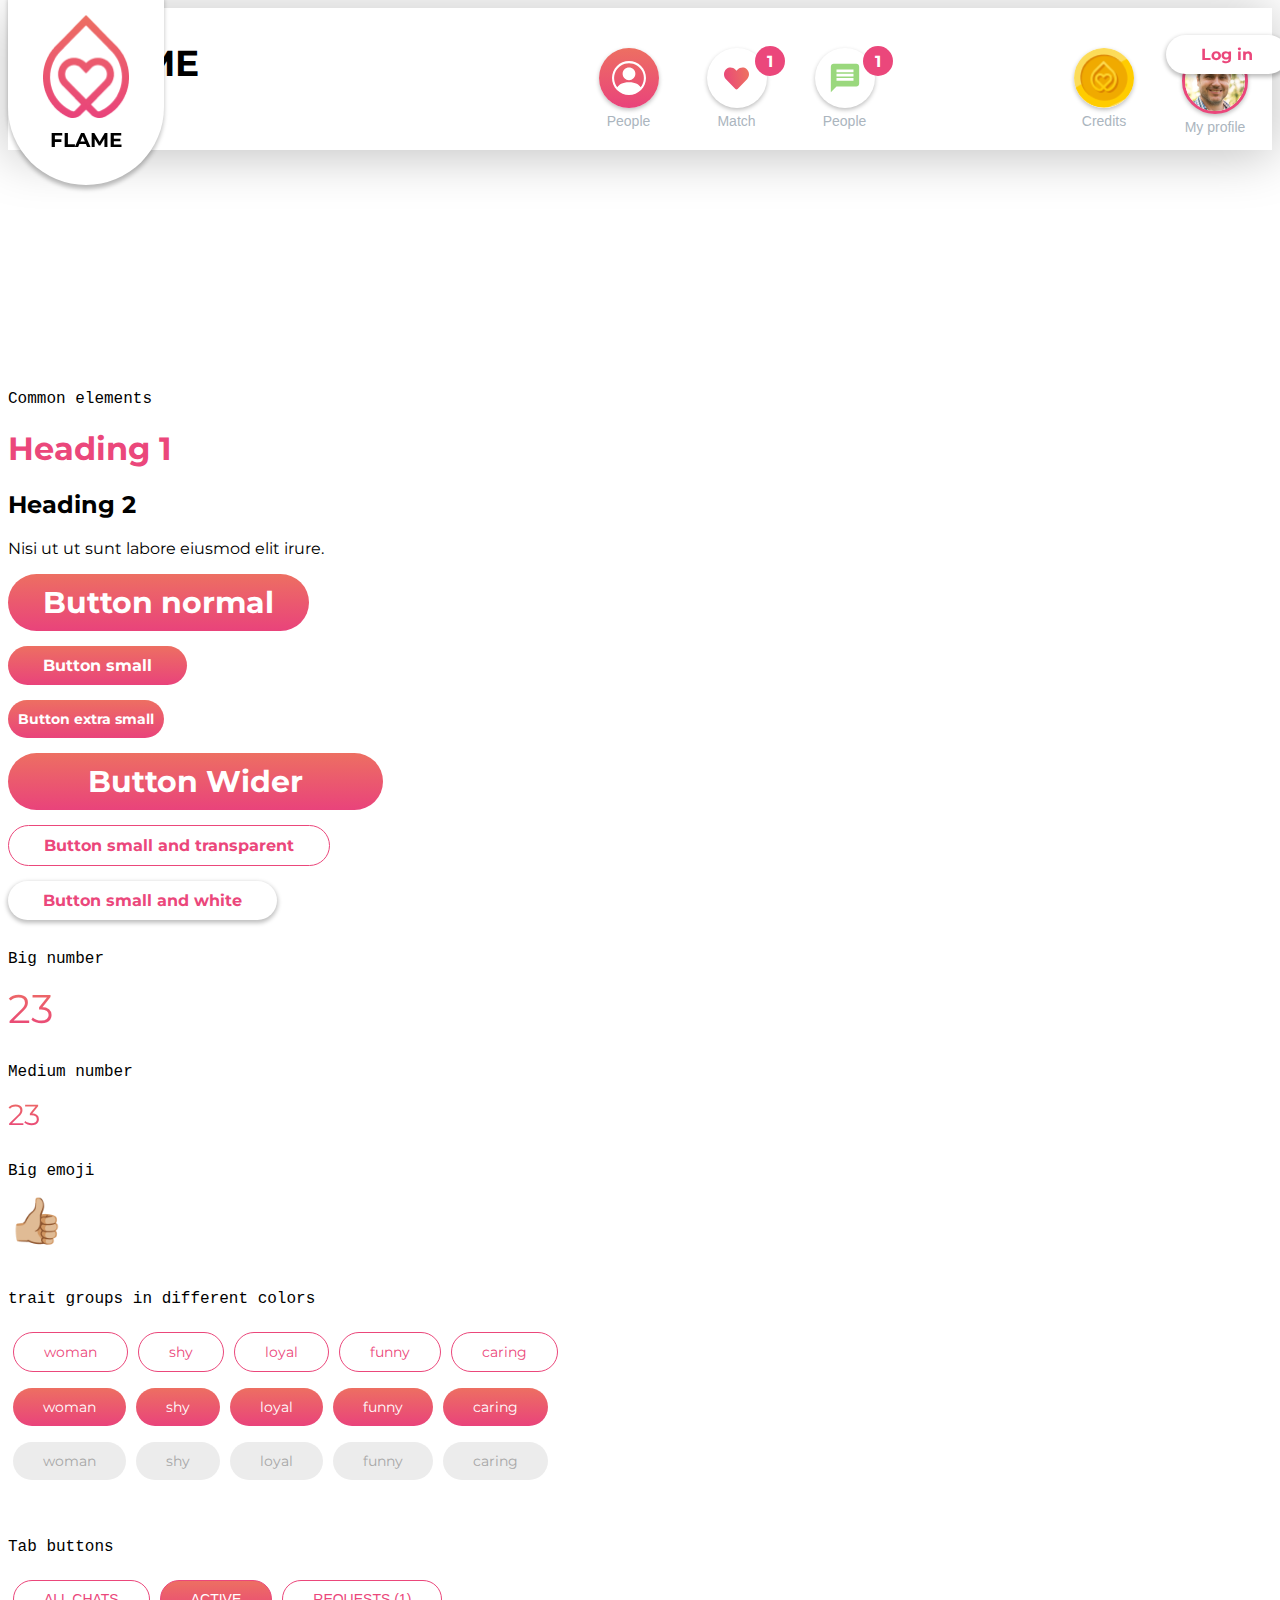
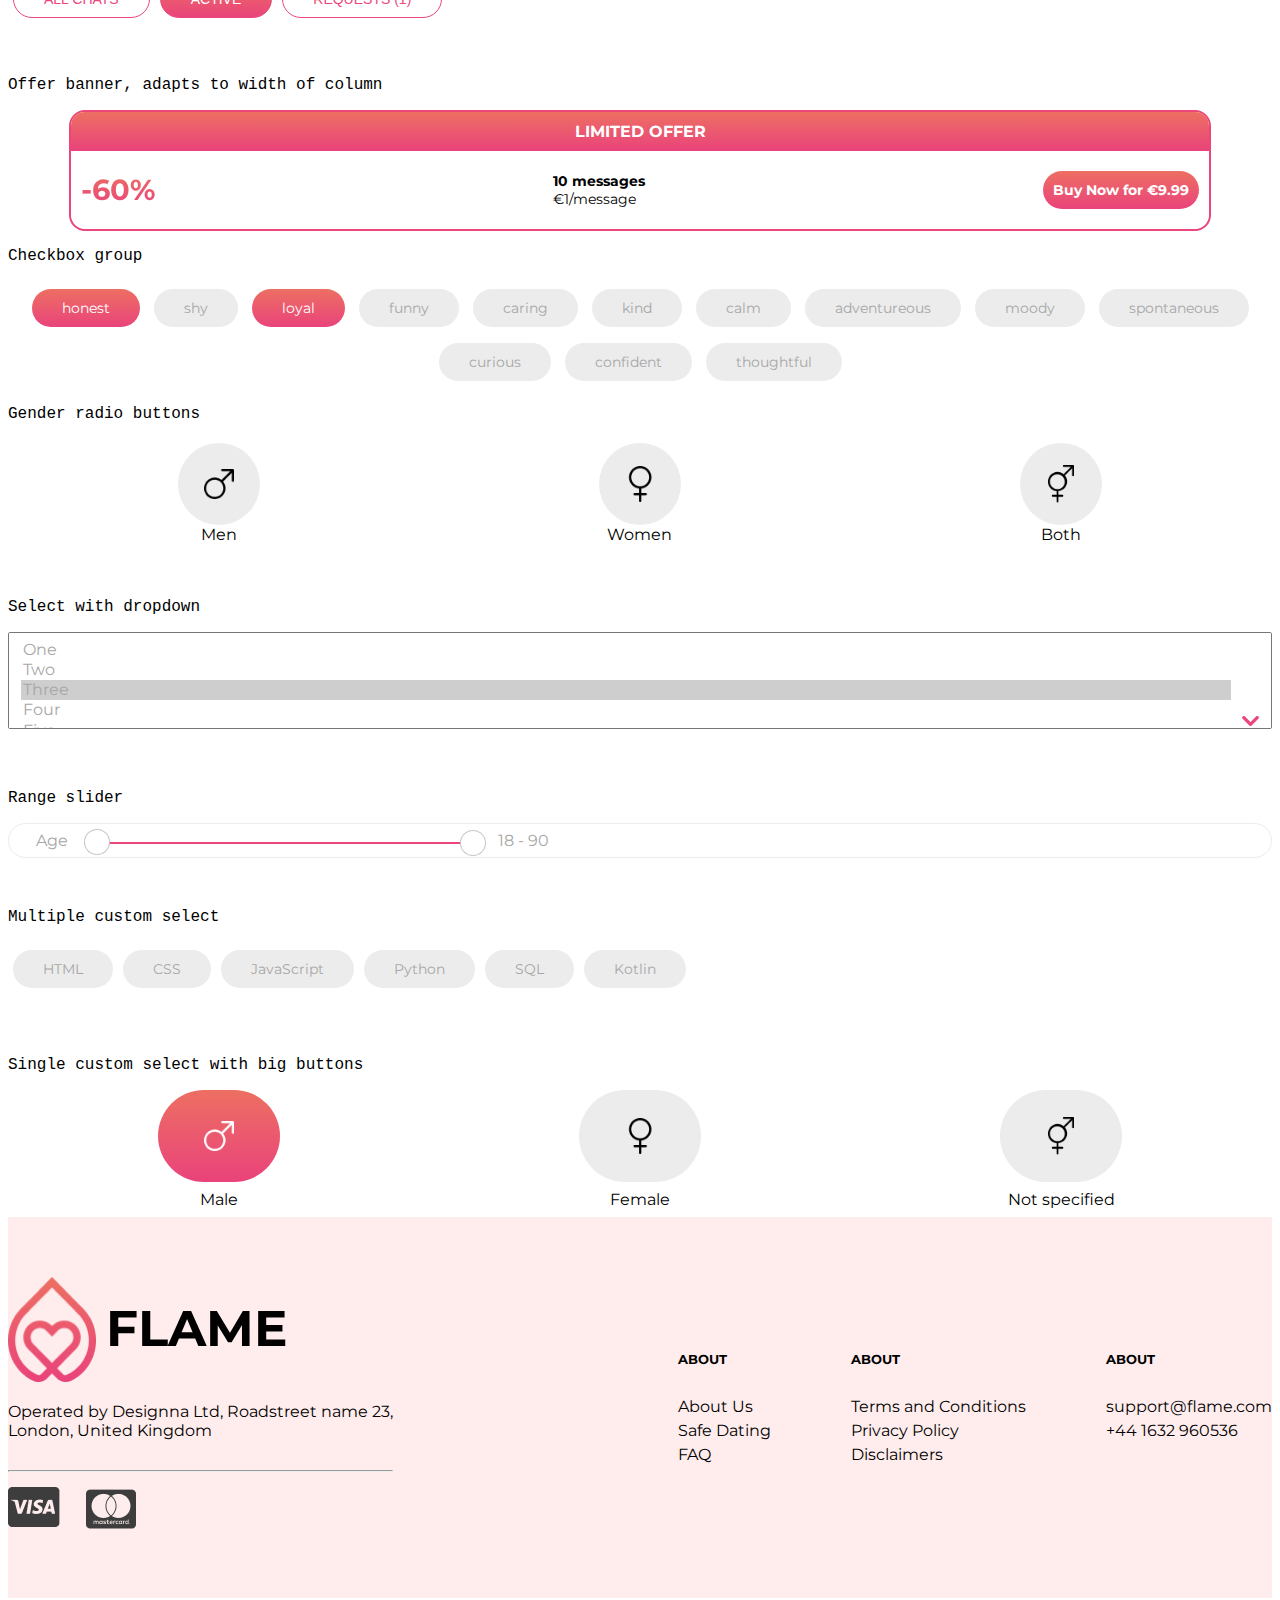
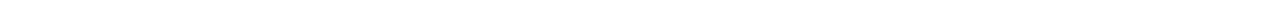
<file: elements.html>
<!DOCTYPE html>
<html lang="en">
<head>
  <meta charset="UTF-8">
  <meta http-equiv="X-UA-Compatible" content="IE=edge">
  <meta name="viewport" content="width=device-width, initial-scale=1.0">
  <title>Flame</title>
  
  <!-- Fonts -->
  <link rel="preconnect" href="https://fonts.googleapis.com">
  <link rel="preconnect" href="https://fonts.gstatic.com" crossorigin>
  <link href="https://fonts.googleapis.com/css2?family=Montserrat:wght@400;500;600;700&display=swap" rel="stylesheet">
  <link href="https://fonts.googleapis.com/css2?family=Inter:wght@400;700&family=Montserrat:wght@400;500;600;700&display=swap" rel="stylesheet">

  <!-- Libs -->
  <link rel="stylesheet" href="https://cdn.jsdelivr.net/npm/bootstrap@5.2.3/dist/css/bootstrap.min.css" integrity="sha384-rbsA2VBKQhggwzxH7pPCaAqO46MgnOM80zW1RWuH61DGLwZJEdK2Kadq2F9CUG65" crossorigin="anonymous">
  <link rel="stylesheet" href="css/vendor/chosen/chosen.css">

  <!-- Theme style sheets -->
  <link rel="stylesheet" href="css/colors.css">
  <link rel="stylesheet" href="css/styles.css">

</head>

<body class="body">

  <header class="header d-none">
    <div class="header__container container">
      
      <a class="header__logo header__logo-black" href="#">
        <div class="header__logo-wrapper">
          <img src="img/logo.png" alt="">
          <span>FLAME</span>
        </div>
      </a>

      <nav class="header__nav-main">
        <div class="header__nav-main-wrapper">
          
          <a class="app-button" href="#">
            <div class="app-button__circle circle-pink">
              <img src="img/icon--person.svg" alt="">
            </div>
            <p>People</p>
          </a>
          
          <a class="app-button" href="#">
            <div class="app-button__notification">
              1
            </div>
            <div class="app-button__circle icon-heart">
              <img src="img/icon--heart.svg" alt="">
            </div>
            <p>Match</p>
          </a>

          <a class="app-button" href="#">
            <div class="app-button__notification">
              1
            </div>
            <div class="app-button__circle">
              <img src="img/icon--message.svg" alt="">
            </div>
            <p>People</p>
          </a>

        </div>
      </nav>

      <nav class="header__nav-account">

        <div class="header__nav-account-wrapper">

          <a class="app-button" href="#">
            <div class="app-button__circle icon-coin">
              <img src="img/icon--coin.png" alt="">
            </div>
            <p>Credits</p>
          </a>

          <a class="app-button" href="#">
            <div class="app-button__circle icon-profilepic">
              <img src="img/profile-pic.png" alt="">
            </div>
            <p>My profile</p>
          </a>

        </div>

      </nav>
    </div>
  </header>

  <header class="header-mnml">
    <div class="header-mnml__container container">
      <div class="header__logo-ribbon">
        <div class="header__logo-ribbon-wrapper">
          <img src="img/logo.png" alt="">
          <span>Flame</span>
        </div>
      </div>
      <div class="header__login">
        <a href="" class="button button-small button-white">Log in</a>
      </div>
    </div>
  </header>


  <section class="sample-content">
    <div class="container">

      <div class="row">

          <div class="col-12">
            <pre style="margin-top: 50px;">Common elements</pre>

            <h1>Heading 1</h1>
      
            <h2>Heading 2</h2>
      
            <p>Nisi ut ut sunt labore eiusmod elit irure.</p>
      
            <a href="" class="button">
              Button normal
            </a>
      
            <a href="" class="button button-small">
              Button small
            </a>
            
            <a href="" class="button button-extrasmall">
              Button extra small
            </a>

            <a href="" class="button button-wider">
              Button Wider
            </a>
      
            <a href="" class="button button-transparent button-small">
              Button small and transparent
            </a>
      
            <a href="" class="button button-small button-white">
              Button small and white
            </a>

            <pre style="margin-top: 30px;">Big number</pre>
            <span class="number-big">
              23
            </span>

            <pre style="margin-top: 30px;">Medium number</pre>
            <span class="number-medium">
              23
            </span>

            <pre style="margin-top: 30px;margin-bottom: 40px;">Big emoji</pre>
            <span class="emoji-big">
              👍🏼
            </span>

      
            
            <pre style="margin-top: 50px;">trait groups in different colors</pre>
      
            <div class="sample-trait-groups">
              <div class="trait-group">
                <ul>
                  <li>woman</li>
                  <li>shy</li>
                  <li>loyal</li>
                  <li>funny</li>
                  <li>caring</li>
                </ul>
              </div>
              <div class="trait-group trait-group__gradient-fill">
                <ul>
                  <li>woman</li>
                  <li>shy</li>
                  <li>loyal</li>
                  <li>funny</li>
                  <li>caring</li>
                </ul>
              </div>
              <div class="trait-group trait-group__gray-fill">
                <ul>
                  <li>woman</li>
                  <li>shy</li>
                  <li>loyal</li>
                  <li>funny</li>
                  <li>caring</li>
                </ul>
              </div>
            </div>
      
            <pre style="margin-top: 50px;">Tab buttons</pre>
      
            <div class="sample-tab-buttons">
              <div class="tab-buttons">
                <button class="tab-button">
                  All chats
                </button>
                <button class="tab-button tab-button-active">
                  Active
                </button>
                <button class="tab-button">
                  Requests (1)
                </button>
              </div>
            </div>
      
          </div>

      </div>

      <div class="row">

      <pre style="margin-top: 50px;">Offer banner, adapts to width of column</pre>
      <div class="col-4">
        <div class="offer-banner mb-3">
          <div class="offer-banner__header">
              Limited Offer
          </div>
          <div class="offer-banner__body">
            <em class="number-medium">
              -60%
            </em>
            <div>
              <p><strong>10 messages</strong></p>
              <p>€1/message</p>
            </div>
            <a href="" class="button button-extrasmall fw-bold">
              <span class="text-uppercase">Buy Now</span> for €9.99
            </a>
          </div>
        </div>
      </div>

      </div>

      <div class="row">
        <div class="col-6">
          <pre>Checkbox group</pre>
          <div class="checkbox-group">
                      
            <ul class="ks-cboxtags">

              <li>
                <input type="checkbox" id="traits-checkboxOne" value="honest" checked><label for="traits-checkboxOne">honest</label>
              </li>
              
              <li>
                <input type="checkbox" id="traits-checkboxTwo" value="shy"><label for="traits-checkboxTwo">shy</label>
              </li>
              
              <li>
                <input type="checkbox" id="traits-checkboxThree" value="loyal" checked><label for="traits-checkboxThree">loyal</label>
              </li>
              
              <li>
                <input type="checkbox" id="traits-checkboxFour" value="funny"><label for="traits-checkboxFour">funny</label>
              </li>
              
              <li>
                <input type="checkbox" id="traits-checkboxFive" value="caring"><label for="traits-checkboxFive">caring</label>
              </li>
              
              <li>
                <input type="checkbox" id="traits-checkboxSix" value="kind" ><label for="traits-checkboxSix">kind</label>
              </li>
              
              <li>
                <input type="checkbox" id="traits-checkboxSeven" value="calm"><label for="traits-checkboxSeven">calm</label>
              </li>
              
              <li>
                <input type="checkbox" id="traits-checkboxEight" value="adventureous"><label for="traits-checkboxEight">adventureous</label>
              </li>
              
              <li>
                <input type="checkbox" id="traits-checkboxNine" value="moody"><label for="traits-checkboxNine">moody</label>
              </li>
              
              <li>
                <input type="checkbox" id="traits-checkboxTen" value="spontaenous"><label for="traits-checkboxTen">spontaneous</label>
              </li>
              
              <li 
              class="ks-selected"><input type="checkbox" id="traits-checkboxEleven" value="curious"><label for="traits-checkboxEleven">curious</label>
            </li>
            
              <li>
                <input type="checkbox" id="traits-checkboxTwelve" value="confident"><label for="traits-checkboxTwelve">confident</label>
              </li>
              
              <li>
                <input type="checkbox" id="traits-checkboxThirteen" value="thoughtful"><label for="traits-checkboxThirteen">thoughtful</label>
              </li>
                                
            </ul>
          
          
        </div>
        </div>
      </div>

      <div class="row">
        <div class="col-6">
          <pre>Gender radio buttons</pre>
          <div class="radio-buttons radio-buttons-gender">
            <div class="radio-button__container">
              <input class="radio-icon-male" label="Male" type="radio" name="gender" value="male">
              <label for="gender">
                Men
              </label>
            </div>
            <div class="radio-button__container">
              <input class="radio-icon-female" label="Female" type="radio" name="gender" value="female">
              <label for="gender">
                Women
              </label>
            </div>
            <div class="radio-button__container">
              <input class="radio-icon-bisex" label="Other" type="radio" name="gender" value="other">
              <label for="gender">
                Both
              </label>
            </div>
          </div>
        </div>
      </div>

      <div class="row">
        <div class="col-6" style="margin-top: 50px;">
          <pre>Select with dropdown</pre>
          <div class="form__select form__select-multiple-items">   
            <label class="select" for="multipleitems">
              <select class="form-control" id="multipleitems" required="required" multiple>
                <option value="#">One</option>
                <option value="#">Two</option>
                <option value="#" selected>Three</option>
                <option value="#">Four</option>
                <option value="#">Five</option>
                <option value="#">Six</option>
                <option value="#">Seven</option>
              </select>
              <svg>
                <use xlink:href="#select-arrow-down"></use>
              </svg>
            </label>
            <!-- SVG Sprites-->
            <svg class="sprites">
              <symbol id="select-arrow-down" viewbox="0 0 10 6">
                <polyline points="1 1 5 5 9 1"></polyline>
              </symbol>
            </svg>
          </div>
        </div>
      </div>
      
      <div class="row">
        <div class="col-6">
          <pre style="margin-top: 60px;">Range slider</pre>

          <div class="form-input">
            <div class="peoples__filter-range">

              <div class="peoples__filter-range__label">
                Age
              </div>

              <div class="range_container">
                <div class="sliders_control">
                   <input id="fromSlider" type="range" value="18" min="18" max="90"/>
                   <input id="toSlider" type="range" value="90" min="18" max="90"/>
                </div>
                <div class="form_control">
                  <div class="form_control_container">
                      <input class="form_control_container__time__input" type="hidden" id="fromInput" value="18" min="18" max="90" disabled/>
                    </div>
                    <div class="form_control_container">
                      <input class="form_control_container__time__input" type="hidden" id="toInput" value="90" min="18" max="90" disabled/>
                    </div>
                </div>
              </div>

              <div class="peoples__filter-range__numbers">
                <span class="range-min"></span>
                -
                <span class="range-max"></span>
              </div>

            </div>
          </div>
        </div>
      </div>

      <div class="row">
        <div class="col-6">
          <pre style="margin-top: 50px;">Multiple custom select</pre>
          <section class="sample-content">
            <select name="language" class="custom-select" multiple>
              <option value="html">HTML</option>
              <option value="css">CSS</option>
              <option value="javascript">JavaScript</option>
              <option value="python">Python</option>
              <option value="sql">SQL</option>
              <option value="kotlin">Kotlin</option>
            </select>
          </section>
        
        </div>
      </div>

      <div class="row">
        <div class="col-6">
          <pre style="margin-top: 60px;">Single custom select with big buttons</pre>
          <section class="sample-content">
            <select name="language" class="custom-select gender-select">
              <option value="html" data-value="Male">Male</option>
              <option value="css" data-value="Female">Female</option>
              <option value="javascript" data-value="Not specified">Not specified</option>
            </select>
          </section>
        </div>
      </div>
   
     
     

    </div>
  </section>
  
  <footer class="footer">
    <div class="footer__container container">
      <div class="footer__logo-section">
        <a href="" class="footer__logo">
          <div class="footer__logo-wrapper">
            <img src="img/logo.png" alt="">
            <span>FLAME</span>
          </div>
        </a>
        <div class="footer__company-info">
          <p>Operated by Designna Ltd, Roadstreet name 23,
          <br>
          London, United Kingdom</p>
        </div>
        <hr>
        <div class="footer__payments">
          <img src="img/visa-black.png" alt="">
          <img src="img/mastercard-black.png" alt="">
        </div>
      </div>
      <nav class="footer__site-map">
        <div class="footer__site-map__col">
          <h5>About</h5>
          <ul>
            <a href="">
              <li>About Us</li>
            </a>
            <a href="">
              <li>Safe Dating</li>
            </a>
            <a href="">
              <li>FAQ</li>
            </a>
          </ul>
        </div>
        <div class="footer__site-map__col">
          <h5>About</h5>
          <ul>
            <a href="">
              <li>Terms and Conditions</li>
            </a>
            <a href="">
              <li>Privacy Policy</li>
            </a>
            <a href="">
              <li>Disclaimers</li>
            </a>
          </ul>
        </div>
        <div class="footer__site-map__col">
          <h5>About</h5>
          <ul>
            <a href="">
              <li>support@flame.com</li>
            </a>
            <a href="">
              <li>+44 1632 960536</li>
            </a>
          </ul>
        </div>
      </nav>
    </div>
  </footer>

  <script src="https://cdnjs.cloudflare.com/ajax/libs/jquery/3.4.1/jquery.min.js" integrity="sha512-bnIvzh6FU75ZKxp0GXLH9bewza/OIw6dLVh9ICg0gogclmYGguQJWl8U30WpbsGTqbIiAwxTsbe76DErLq5EDQ==" crossorigin="anonymous" referrerpolicy="no-referrer"></script>

  <script src="js/vendor/chosen.jquery.min.js"></script>
  <script src="/js/scripts.js"></script>
  <script>
    jQuery(document).ready(function ($) {
        $('.form__select-multiple-items select').chosen();
    });
    </script>
</body>


</html>
</file>
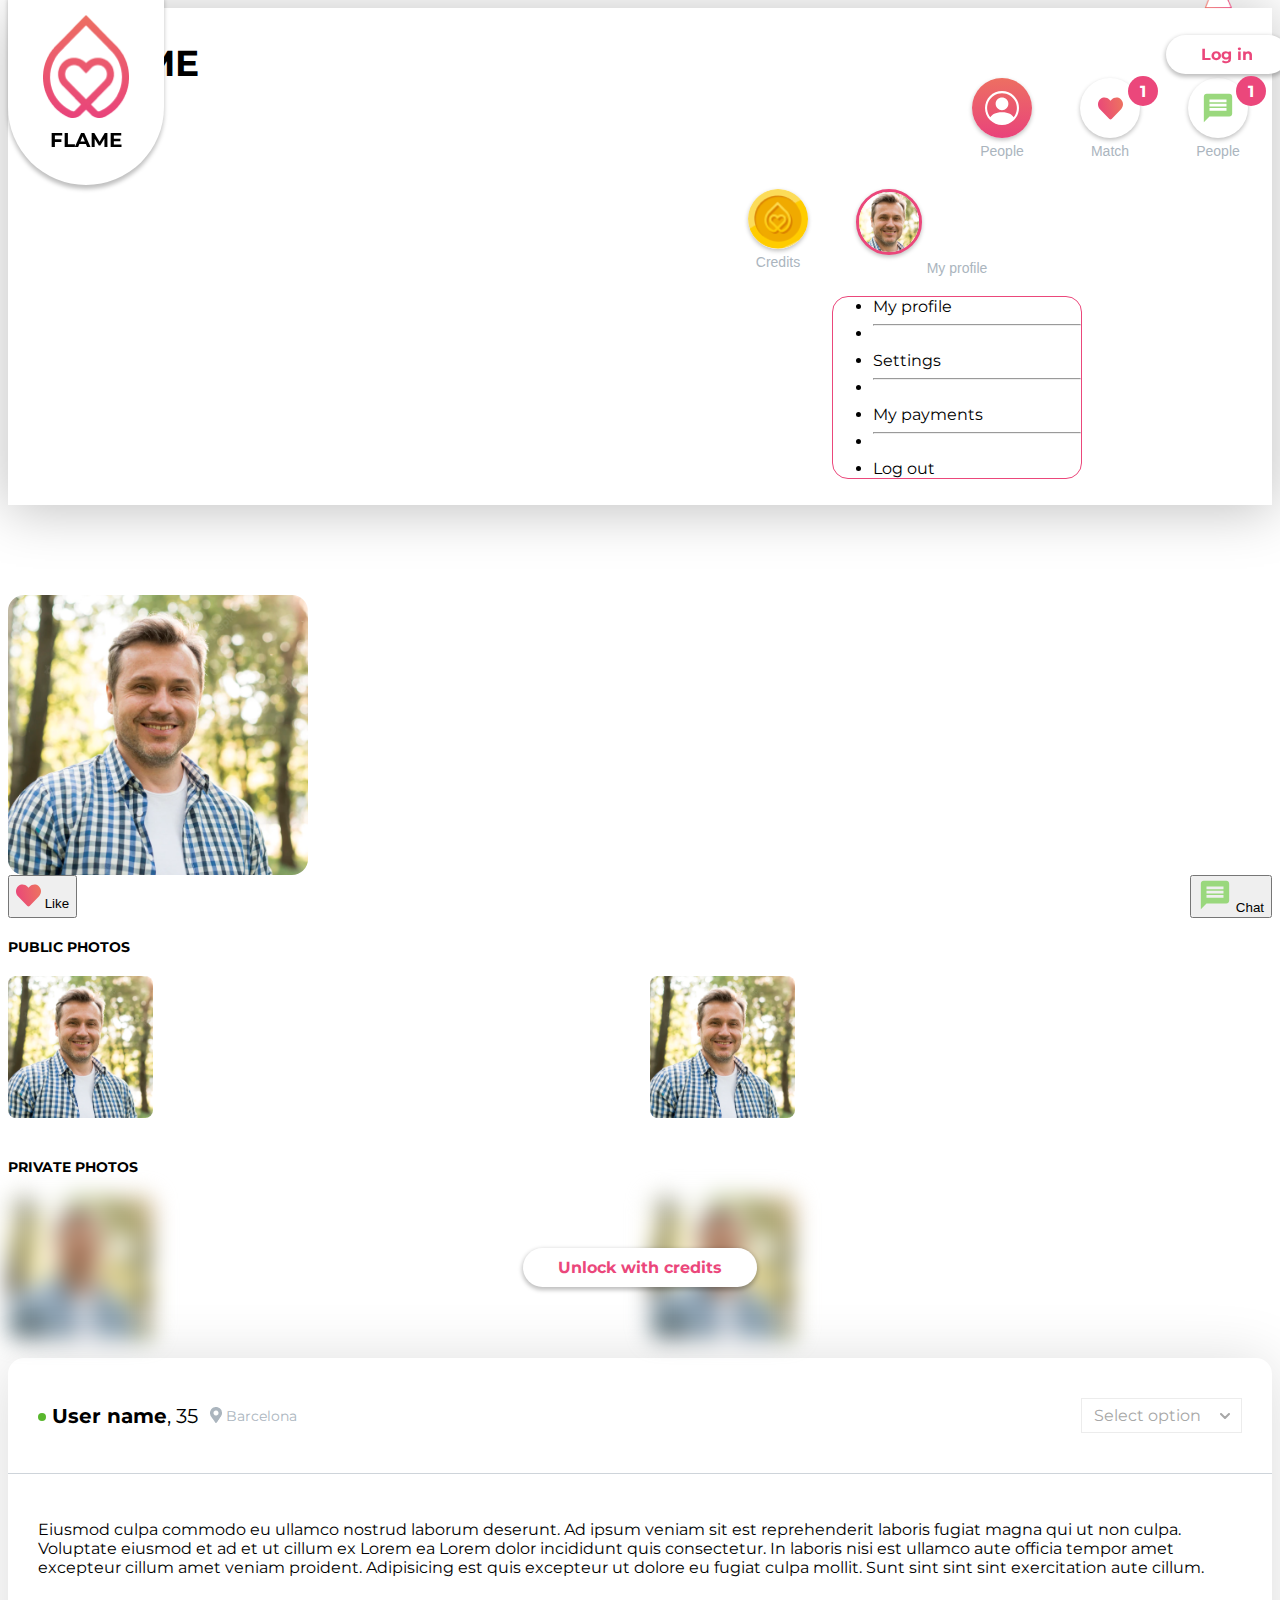
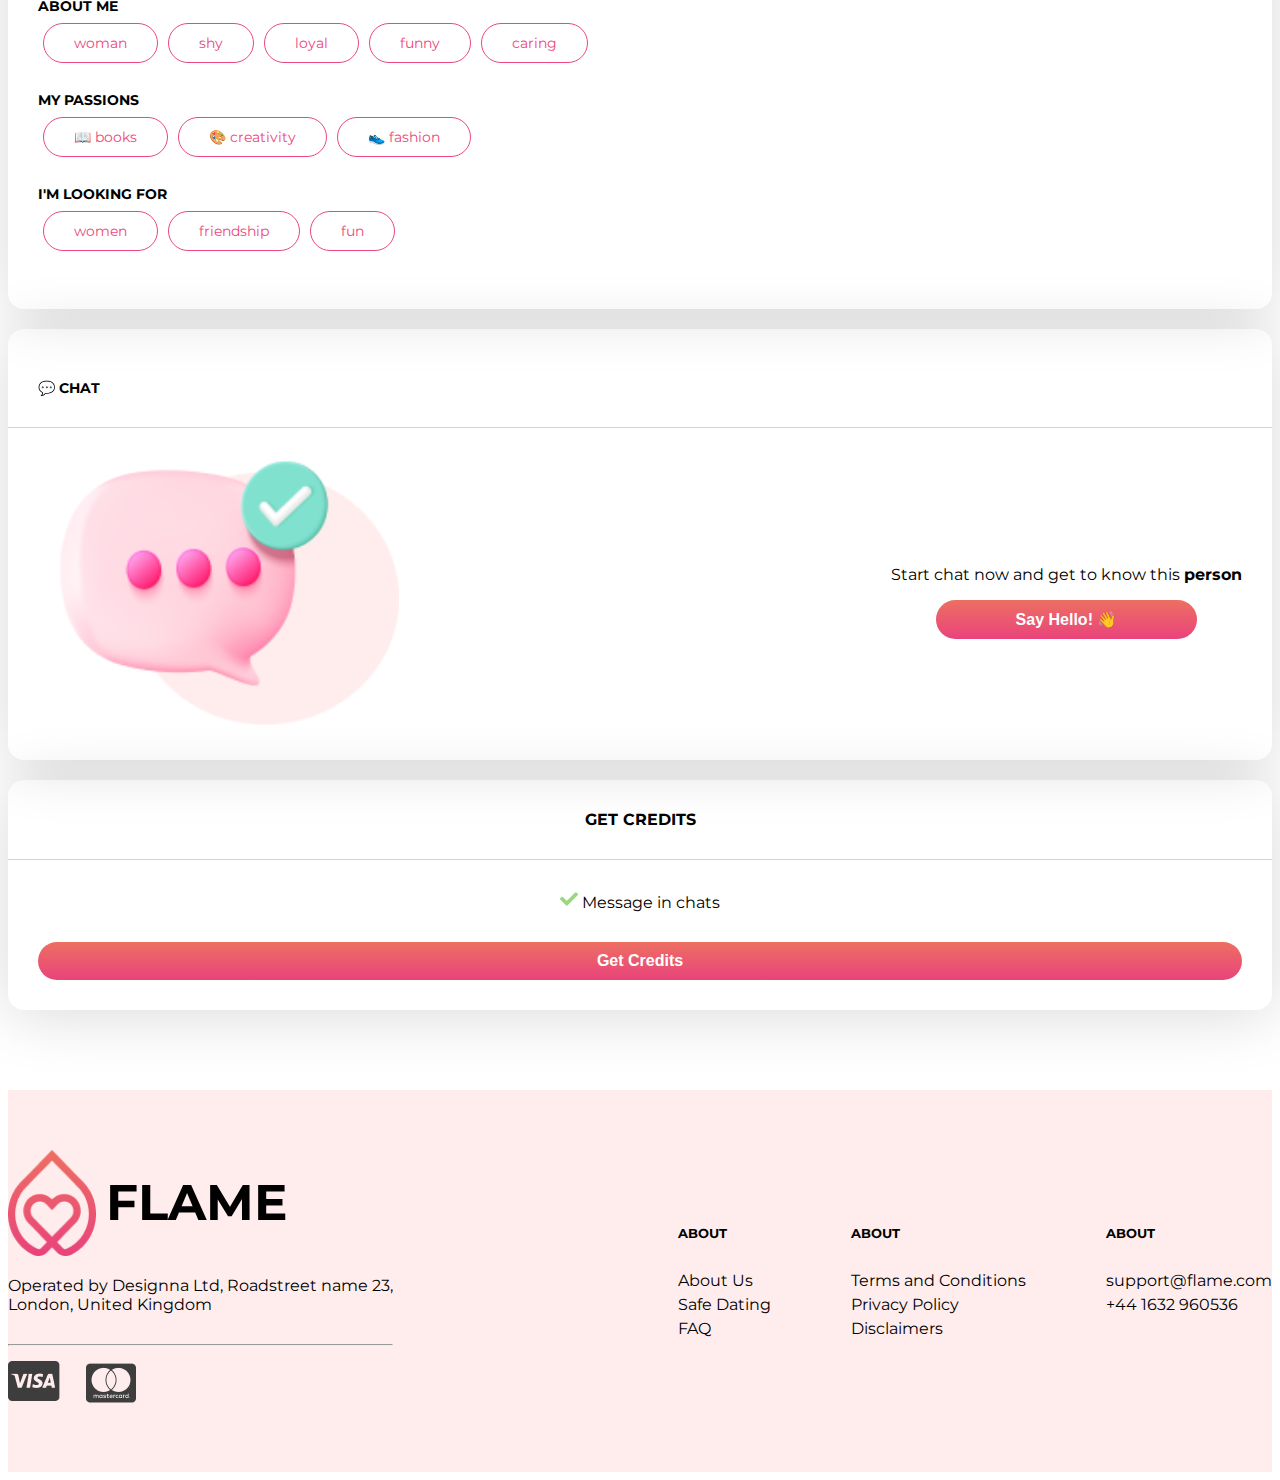
<file: member.html>
<!DOCTYPE html>
<html lang="en">
<head>
  <meta charset="UTF-8">
  <meta http-equiv="X-UA-Compatible" content="IE=edge">
  <meta name="viewport" content="width=device-width, initial-scale=1.0">
  <title>Flame</title>
  
  <!-- Fonts -->
  <link rel="preconnect" href="https://fonts.googleapis.com">
  <link rel="preconnect" href="https://fonts.gstatic.com" crossorigin>
  <link href="https://fonts.googleapis.com/css2?family=Montserrat:wght@400;500;600;700&display=swap" rel="stylesheet">
  <link href="https://fonts.googleapis.com/css2?family=Inter:wght@400;700&family=Montserrat:wght@400;500;600;700&display=swap" rel="stylesheet">

  <!-- Libs -->
  <link href="https://cdn.jsdelivr.net/npm/bootstrap@5.0.2/dist/css/bootstrap.min.css" rel="stylesheet" integrity="sha384-EVSTQN3/azprG1Anm3QDgpJLIm9Nao0Yz1ztcQTwFspd3yD65VohhpuuCOmLASjC" crossorigin="anonymous">

  <!-- Theme style sheets -->
  <link rel="stylesheet" href="css/colors.css">
  <link rel="stylesheet" href="css/styles.css">

</head>

<body class="body">

  <header class="header-mnml d-none">
    <div class="header-mnml__container container">
      <div class="header__logo-ribbon">
        <div class="header__logo-ribbon-wrapper">
          <img src="img/logo.png" alt="">
          <span>Flame</span>
        </div>
      </div>
      <div class="header__login">
        <a href="" class="button button-small button-white">Log in</a>
      </div>
    </div>
  </header>

  <header class="header">
    <nav class="navbar navbar-expand-lg navbar-light">

      <div class="header__container container">
        
        <a class="navbar-brand header__logo header__logo-black" href="#">
          <div class="header__logo-wrapper">
            <img src="img/logo.png" alt="">
            <span>FLAME</span>
          </div>
        </a>

        <div class="collapse navbar-collapse" id="navbarSupportedContent">
          
          <div class="header__nav-main">
            <div class="header__nav-main-wrapper">
              
              <a class="app-button" href="#">
                <div class="app-button__circle circle-pink">
                  <img src="img/icon--person.svg" alt="">
                </div>
                <p>People</p>
              </a>
              
              <a class="app-button" href="#">
                <div class="app-button__notification">
                  1
                </div>
                <div class="app-button__circle icon-heart">
                  <img src="img/icon--heart.svg" alt="">
                </div>
                <p>Match</p>
              </a>
    
              <a class="app-button" href="#">
                <div class="app-button__notification">
                  1
                </div>
                <div class="app-button__circle">
                  <img src="img/icon--message.svg" alt="">
                </div>
                <p>People</p>
              </a>
    
            </div>
          </div>
    
          <div class="header__nav-account">
    
            <div class="header__nav-account-wrapper">
    
              <a class="app-button" href="#">
                <div class="app-button__circle icon-coin">
                  <img src="img/icon--coin.png" alt="">
                </div>
                <p>Credits</p>
              </a>
              
              <div class="nav-item dropdown">
                <a class="nav-link dropdown-toggle app-button" href="#" id="navbarDropdown" role="button" data-bs-toggle="dropdown" aria-expanded="false">
                  <div class="app-button__circle icon-profilepic">
                    <img src="img/profile-pic.png" alt="">
                  </div>
                  <p>My profile</p>
                </a>

                <ul class="dropdown-menu" aria-labelledby="navbarDropdown">
                  <li><a class="dropdown-item" href="#">My profile</a></li>
                  <li><hr class="dropdown-divider"></li>
                  <li><a class="dropdown-item" href="#">Settings</a></li>
                  <li><hr class="dropdown-divider"></li>
                  <li><a class="dropdown-item" href="#">My payments</a></li>
                  <li><hr class="dropdown-divider"></li>
                  <li><a class="dropdown-item" href="#">Log out</a></li>
                </ul>

              </div>
    
            </div>
    
          </div>

        </div>
  
  
      </div>

      <button class="navbar-toggler" type="button" data-bs-toggle="collapse" data-bs-target="#navbarSupportedContent" aria-controls="navbarSupportedContent" aria-expanded="false" aria-label="Toggle navigation">
        <span class="navbar-toggler-icon"></span>
      </button>

    </nav>
  </header>


  <section class="profile">
    <div class="profile__container container">
      <div class="row">

        <div class="col-12 col-lg-3">
          <div class="profile__pictures">
            <div class="profile__pictures__main">
              <img src="img/profile-pic-lrg.png" alt="">
            </div>
            <div class="profile__pictures__actions">
              <button>
                <span>
                  <img src="img/icon--heart.svg" alt="">
                </span>
                Like</button>

                <button>
                  <span>
                    <img src="img/icon--message.svg" alt="">
                  </span>
                  Chat</button>
            </div>

            <h5>Public Photos</h5>
            <div class="profile__pictures__sidebar">
              <div class="profile__pictures__sidebar__img">
                <img src="img/profile-pic-lrg.png" alt="">
              </div>

              <div class="profile__pictures__sidebar__img">
                <img src="img/profile-pic-lrg.png" alt="">
              </div>
              
            </div>

            <h5>Private photos</h5>
            <div class="profile__pictures__sidebar private-photos">
              <div class="private-photos__unlock">
                <a class="button button-white button-small">
                  Unlock with credits
                </a>
              </div>
              <div class="profile__pictures__sidebar__img">
                <img src="img/profile-pic-lrg.png" alt="">
              </div>

              <div class="profile__pictures__sidebar__img">
                <img src="img/profile-pic-lrg.png" alt="">
              </div>
              
            </div>

            
          </div>
        </div>

        <div class="profile__main col-12 col-lg-6">
          <div class="profile__info">
            <div class="profile__member-info">

            
            <div class="profile__info__header">
              <div class="profile__info__name">
                <span class="status"></span>
                <h4><strong>User name</strong>, 35</h4>
                <span class="location">
                  <img src="img/icon--location.png" alt="">
                  <em>Barcelona</em>
                </span>
              </div>
              <div class="profile__info__more">
                <div class="form__select">
                                        
                  <label class="select" for="slct">
                    <select class="form-control" id="slct" required="required">
                      <option value="" disabled="disabled" selected="selected">Select option</option>
                      <option value="#">One</option>
                      <option value="#">Two</option>
                      <option value="#">Three</option>
                      <option value="#">Four</option>
                      <option value="#">Five</option>
                      <option value="#">Six</option>
                      <option value="#">Seven</option>
                    </select>
                    <svg>
                      <use xlink:href="#select-arrow-down"></use>
                    </svg>
                  </label>
                  <!-- SVG Sprites-->
                  <svg class="sprites">
                    <symbol id="select-arrow-down" viewbox="0 0 10 6">
                      <polyline points="1 1 5 5 9 1"></polyline>
                    </symbol>
                  </svg>
                </div>
              </div>
            </div>

            <div class="profile__info__body">
              <div class="profile__info__details">

                <div class="profile__info__bio">
                  <p>Eiusmod culpa commodo eu ullamco nostrud laborum deserunt. Ad ipsum veniam sit est reprehenderit laboris fugiat magna qui ut non culpa. Voluptate eiusmod et ad et ut cillum ex Lorem ea Lorem dolor incididunt quis consectetur. In laboris nisi est ullamco aute officia tempor amet excepteur cillum amet veniam proident. Adipisicing est quis excepteur ut dolore eu fugiat culpa mollit. Sunt sint sint sint exercitation aute cillum.</p>
                </div>

                <div class="profile__info__section">
                  <h5>About Me</h5>
                  <div class="trait-group">
                    <ul>
                      <li>woman</li>
                      <li>shy</li>
                      <li>loyal</li>
                      <li>funny</li>
                      <li>caring</li>
                    </ul>
                  </div>
                </div>

                <div class="profile__info__section">
                  <h5>My passions</h5>
                  <div class="trait-group">
                    <ul>
                      <li>📖 books</li>
                      <li>🎨 creativity</li>
                      <li>👟 fashion</li>
                    </ul>
                  </div>
                </div>

                <div class="profile__info__section">
                  <h5>I'm looking for</h5>
                  <div class="trait-group">
                    <ul>
                      <li>women</li>
                      <li>friendship</li>
                      <li>fun</li>
                    </ul>
                  </div>
                </div>
               
               
              </div>
            </div>
          </div>
          </div>

          <div class="profile__info">
            <div class="profile__message-section">

            
            <div class="profile__info__header">
              <div class="profile__info__name">
                <h5 class="title-small">
                  💬 Chat
                </h5>
              </div>
            </div>

            <div class="profile__info__body">
              <div class="profile__message-box">
                <div class="profile__message-box__img">
                  <img src="img/icon-big--chat.png" alt="">
                </div>
                <div class="profile__message-box__text">
                  <p>Start chat now and get to know this <strong>person</strong></p>
                  <button class="button button-small button-wider">
                    <strong>Say Hello!</strong> 👋
                  </button>
                </div>
              </div>
            </div>
            
          </div>
          
          </div>

          
        </div>

        <div class="col-12 col-lg-3">

          <div class="profile__sidebar">
            <div class="profile__sidebar__header">
              Get Credits
            </div>
            <div class="profile__sidebar__body">
              <div class="profile__power-ups">
                <ul>
                  <li>
                    <img src="img/icon--check.png" alt="">
                    Message in chats</li>
                </ul>
              </div>
              <button class="button button-small">
                Get Credits
              </button>
            </div>
          </div>

        </div>
      </div>
    </div>
  </section>

  <footer class="footer">
    <div class="footer__container container">
      <div class="footer__logo-section">
        <a href="" class="footer__logo">
          <div class="footer__logo-wrapper">
            <img src="img/logo.png" alt="">
            <span>FLAME</span>
          </div>
        </a>
        <div class="footer__company-info">
          <p>Operated by Designna Ltd, Roadstreet name 23,
          <br>
          London, United Kingdom</p>
        </div>
        <hr>
        <div class="footer__payments">
          <img src="img/visa-black.png" alt="">
          <img src="img/mastercard-black.png" alt="">
        </div>
      </div>
      <nav class="footer__site-map">
        <div class="footer__site-map__col">
          <h5>About</h5>
          <ul>
            <a href="">
              <li>About Us</li>
            </a>
            <a href="">
              <li>Safe Dating</li>
            </a>
            <a href="">
              <li>FAQ</li>
            </a>
          </ul>
        </div>
        <div class="footer__site-map__col">
          <h5>About</h5>
          <ul>
            <a href="">
              <li>Terms and Conditions</li>
            </a>
            <a href="">
              <li>Privacy Policy</li>
            </a>
            <a href="">
              <li>Disclaimers</li>
            </a>
          </ul>
        </div>
        <div class="footer__site-map__col">
          <h5>About</h5>
          <ul>
            <a href="">
              <li>support@flame.com</li>
            </a>
            <a href="">
              <li>+44 1632 960536</li>
            </a>
          </ul>
        </div>
      </nav>
    </div>
  </footer>

  <script src="https://cdn.jsdelivr.net/npm/bootstrap@5.0.2/dist/js/bootstrap.bundle.min.js" integrity="sha384-MrcW6ZMFYlzcLA8Nl+NtUVF0sA7MsXsP1UyJoMp4YLEuNSfAP+JcXn/tWtIaxVXM" crossorigin="anonymous"></script>
  <script src="/js/scripts.js"></script>
</body>


</html>
</file>
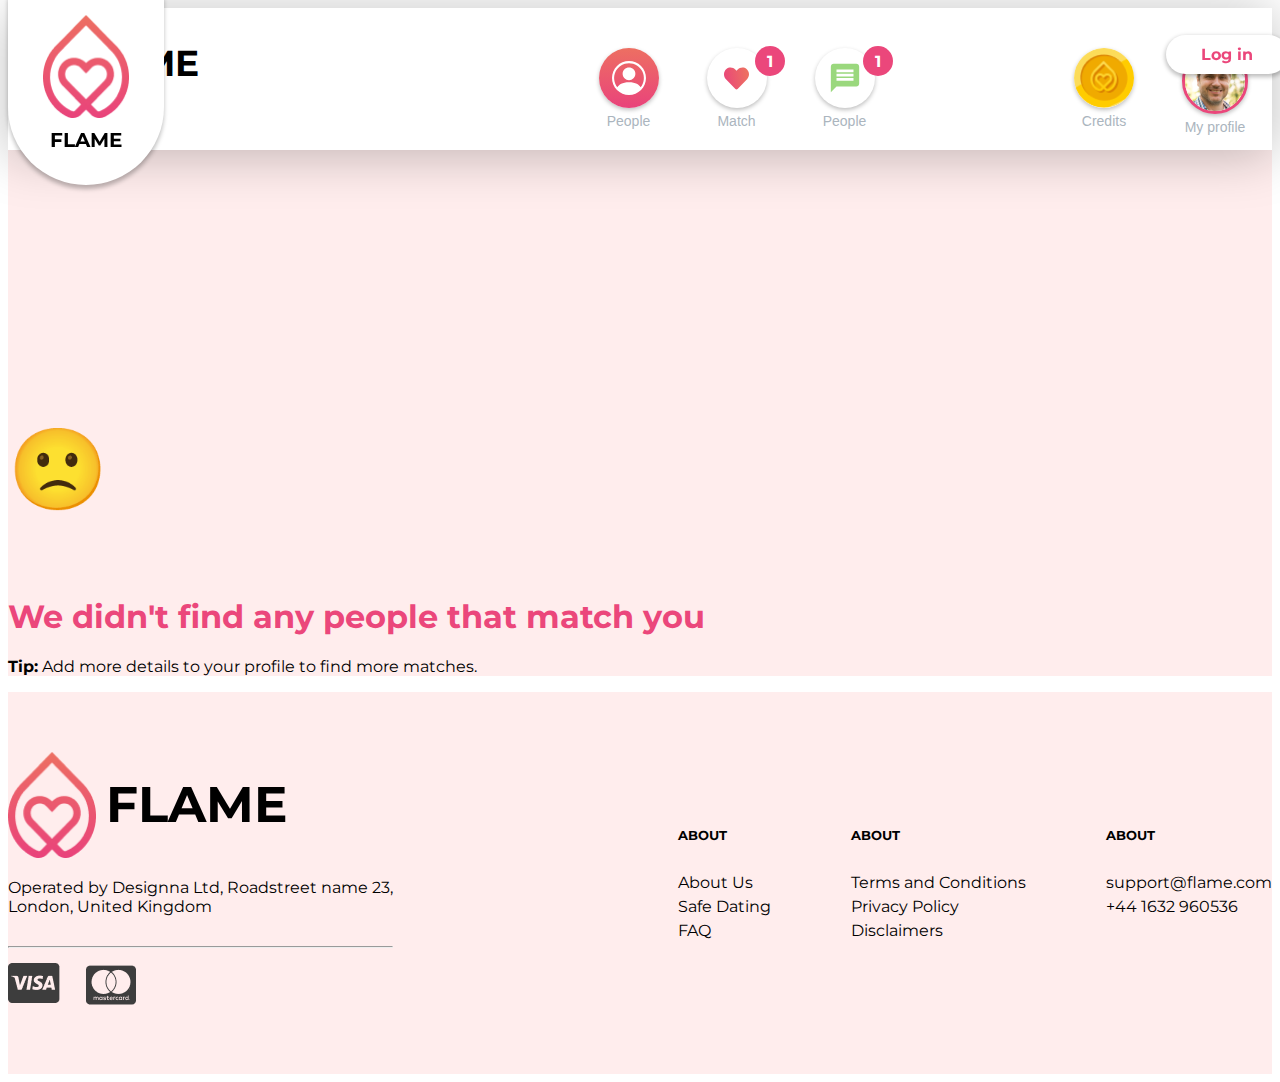
<file: message.html>
<!DOCTYPE html>
<html lang="en">
<head>
  <meta charset="UTF-8">
  <meta http-equiv="X-UA-Compatible" content="IE=edge">
  <meta name="viewport" content="width=device-width, initial-scale=1.0">
  <title>Flame</title>
  
  <!-- Fonts -->
  <link rel="preconnect" href="https://fonts.googleapis.com">
  <link rel="preconnect" href="https://fonts.gstatic.com" crossorigin>
  <link href="https://fonts.googleapis.com/css2?family=Montserrat:wght@400;500;600;700&display=swap" rel="stylesheet">
  <link href="https://fonts.googleapis.com/css2?family=Inter:wght@400;700&family=Montserrat:wght@400;500;600;700&display=swap" rel="stylesheet">

  <!-- Libs -->
  <link rel="stylesheet" href="https://cdn.jsdelivr.net/npm/bootstrap@5.2.3/dist/css/bootstrap.min.css" integrity="sha384-rbsA2VBKQhggwzxH7pPCaAqO46MgnOM80zW1RWuH61DGLwZJEdK2Kadq2F9CUG65" crossorigin="anonymous">

  <!-- Theme style sheets -->
  <link rel="stylesheet" href="css/colors.css">
  <link rel="stylesheet" href="css/styles.css">

</head>

<body class="body">

  <header class="header d-none">
    <div class="header__container container">
      
      <a class="header__logo header__logo-black" href="#">
        <div class="header__logo-wrapper">
          <img src="img/logo.png" alt="">
          <span>FLAME</span>
        </div>
      </a>

      <nav class="header__nav-main">
        <div class="header__nav-main-wrapper">
          
          <a class="app-button" href="#">
            <div class="app-button__circle circle-pink">
              <img src="img/icon--person.svg" alt="">
            </div>
            <p>People</p>
          </a>
          
          <a class="app-button" href="#">
            <div class="app-button__notification">
              1
            </div>
            <div class="app-button__circle icon-heart">
              <img src="img/icon--heart.svg" alt="">
            </div>
            <p>Match</p>
          </a>

          <a class="app-button" href="#">
            <div class="app-button__notification">
              1
            </div>
            <div class="app-button__circle">
              <img src="img/icon--message.svg" alt="">
            </div>
            <p>People</p>
          </a>

        </div>
      </nav>

      <nav class="header__nav-account">

        <div class="header__nav-account-wrapper">

          <a class="app-button" href="#">
            <div class="app-button__circle icon-coin">
              <img src="img/icon--coin.png" alt="">
            </div>
            <p>Credits</p>
          </a>

          <a class="app-button" href="#">
            <div class="app-button__circle icon-profilepic">
              <img src="img/profile-pic.png" alt="">
            </div>
            <p>My profile</p>
          </a>

        </div>

      </nav>
    </div>
  </header>

  <header class="header-mnml">
    <div class="header-mnml__container container">
      <div class="header__logo-ribbon">
        <div class="header__logo-ribbon-wrapper">
          <img src="img/logo.png" alt="">
          <span>Flame</span>
        </div>
      </div>
      <div class="header__login">
        <a href="" class="button button-small button-white">Log in</a>
      </div>
    </div>
  </header>


  <section class="message bg-pink">
    <div class="container">
      <div class="row justify-content-center">
        <div class="col-auto text-center">
          <p style="font-size: 80px;">🙁</p>
          <h1 class="mb-4">We didn't find any people that match you</h1>
          <p><strong>Tip:</strong> Add more details to your profile to find more matches.</p>
        </div>
      </div>
    </div>
  </section>
  
  <footer class="footer">
    <div class="footer__container container">
      <div class="footer__logo-section">
        <a href="" class="footer__logo">
          <div class="footer__logo-wrapper">
            <img src="img/logo.png" alt="">
            <span>FLAME</span>
          </div>
        </a>
        <div class="footer__company-info">
          <p>Operated by Designna Ltd, Roadstreet name 23,
          <br>
          London, United Kingdom</p>
        </div>
        <hr>
        <div class="footer__payments">
          <img src="img/visa-black.png" alt="">
          <img src="img/mastercard-black.png" alt="">
        </div>
      </div>
      <nav class="footer__site-map">
        <div class="footer__site-map__col">
          <h5>About</h5>
          <ul>
            <a href="">
              <li>About Us</li>
            </a>
            <a href="">
              <li>Safe Dating</li>
            </a>
            <a href="">
              <li>FAQ</li>
            </a>
          </ul>
        </div>
        <div class="footer__site-map__col">
          <h5>About</h5>
          <ul>
            <a href="">
              <li>Terms and Conditions</li>
            </a>
            <a href="">
              <li>Privacy Policy</li>
            </a>
            <a href="">
              <li>Disclaimers</li>
            </a>
          </ul>
        </div>
        <div class="footer__site-map__col">
          <h5>About</h5>
          <ul>
            <a href="">
              <li>support@flame.com</li>
            </a>
            <a href="">
              <li>+44 1632 960536</li>
            </a>
          </ul>
        </div>
      </nav>
    </div>
  </footer>

  <script src="/js/scripts.js"></script>
</body>


</html>
</file>
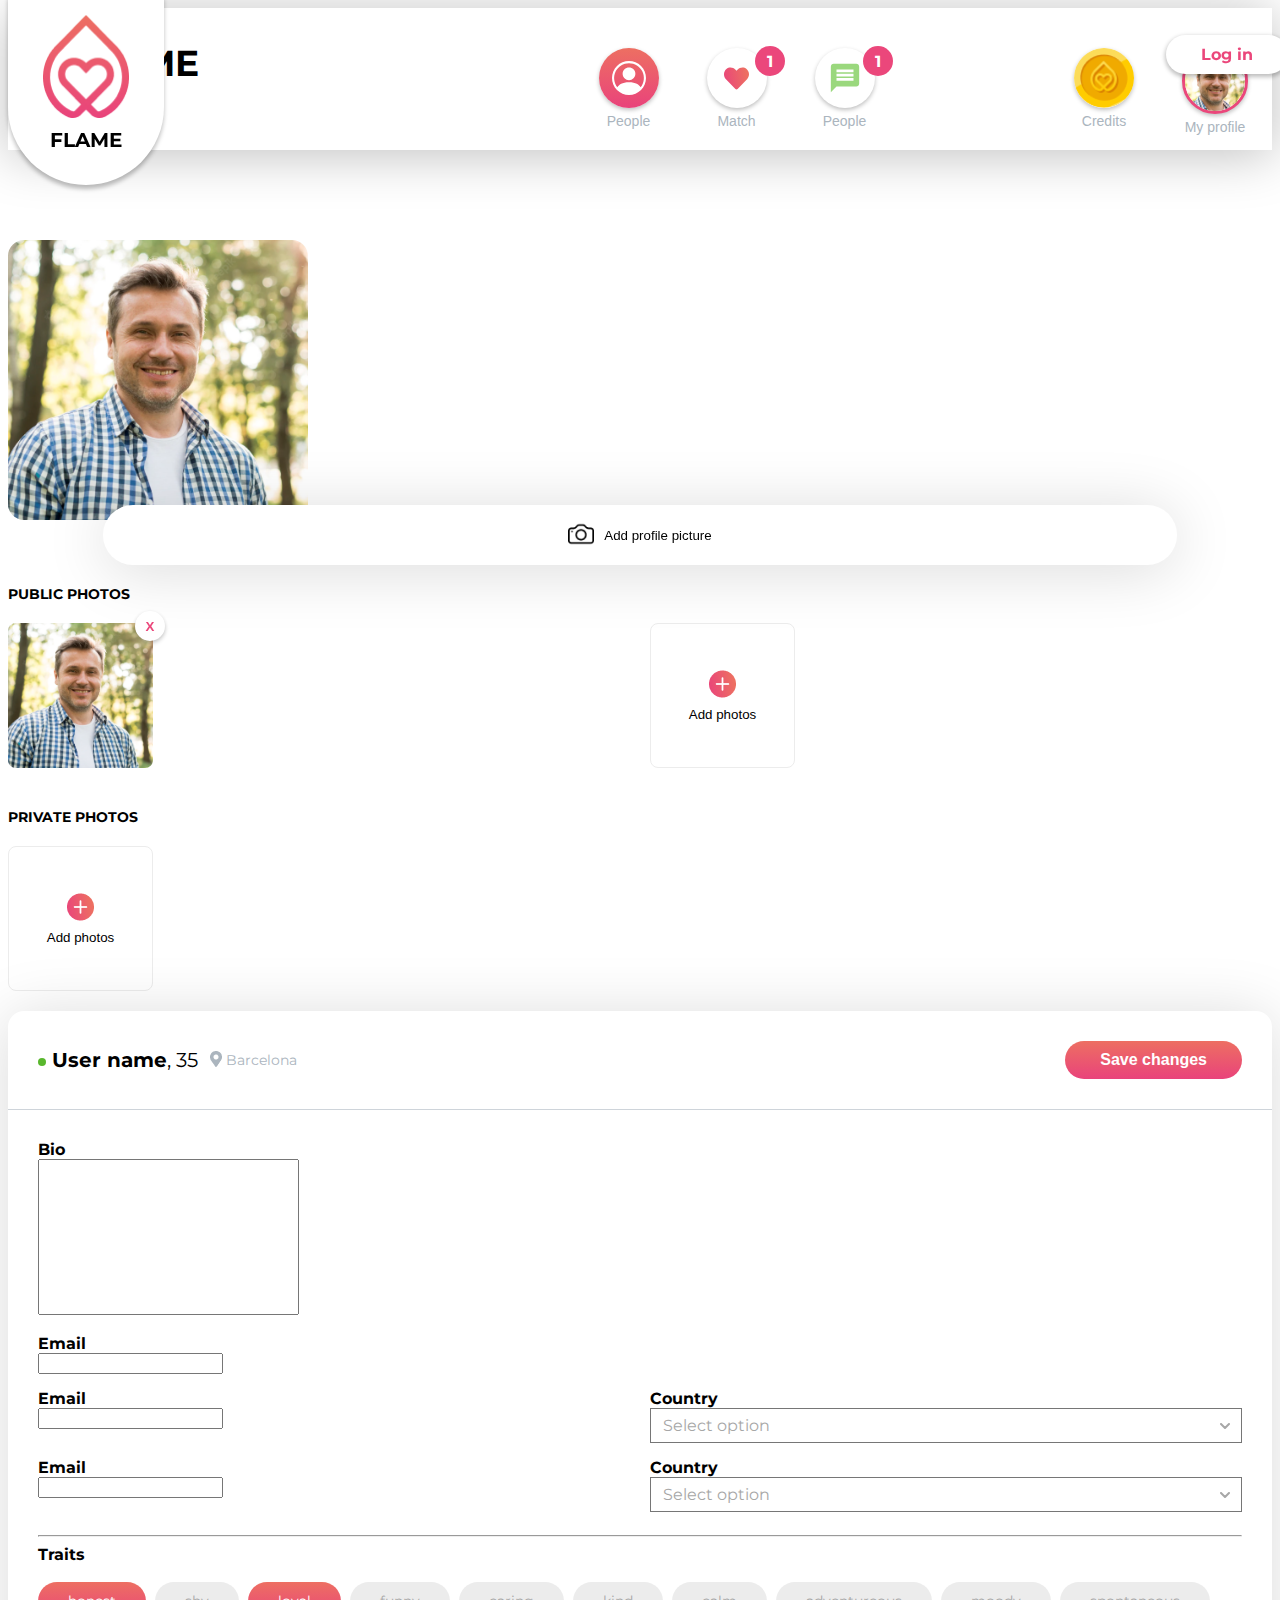
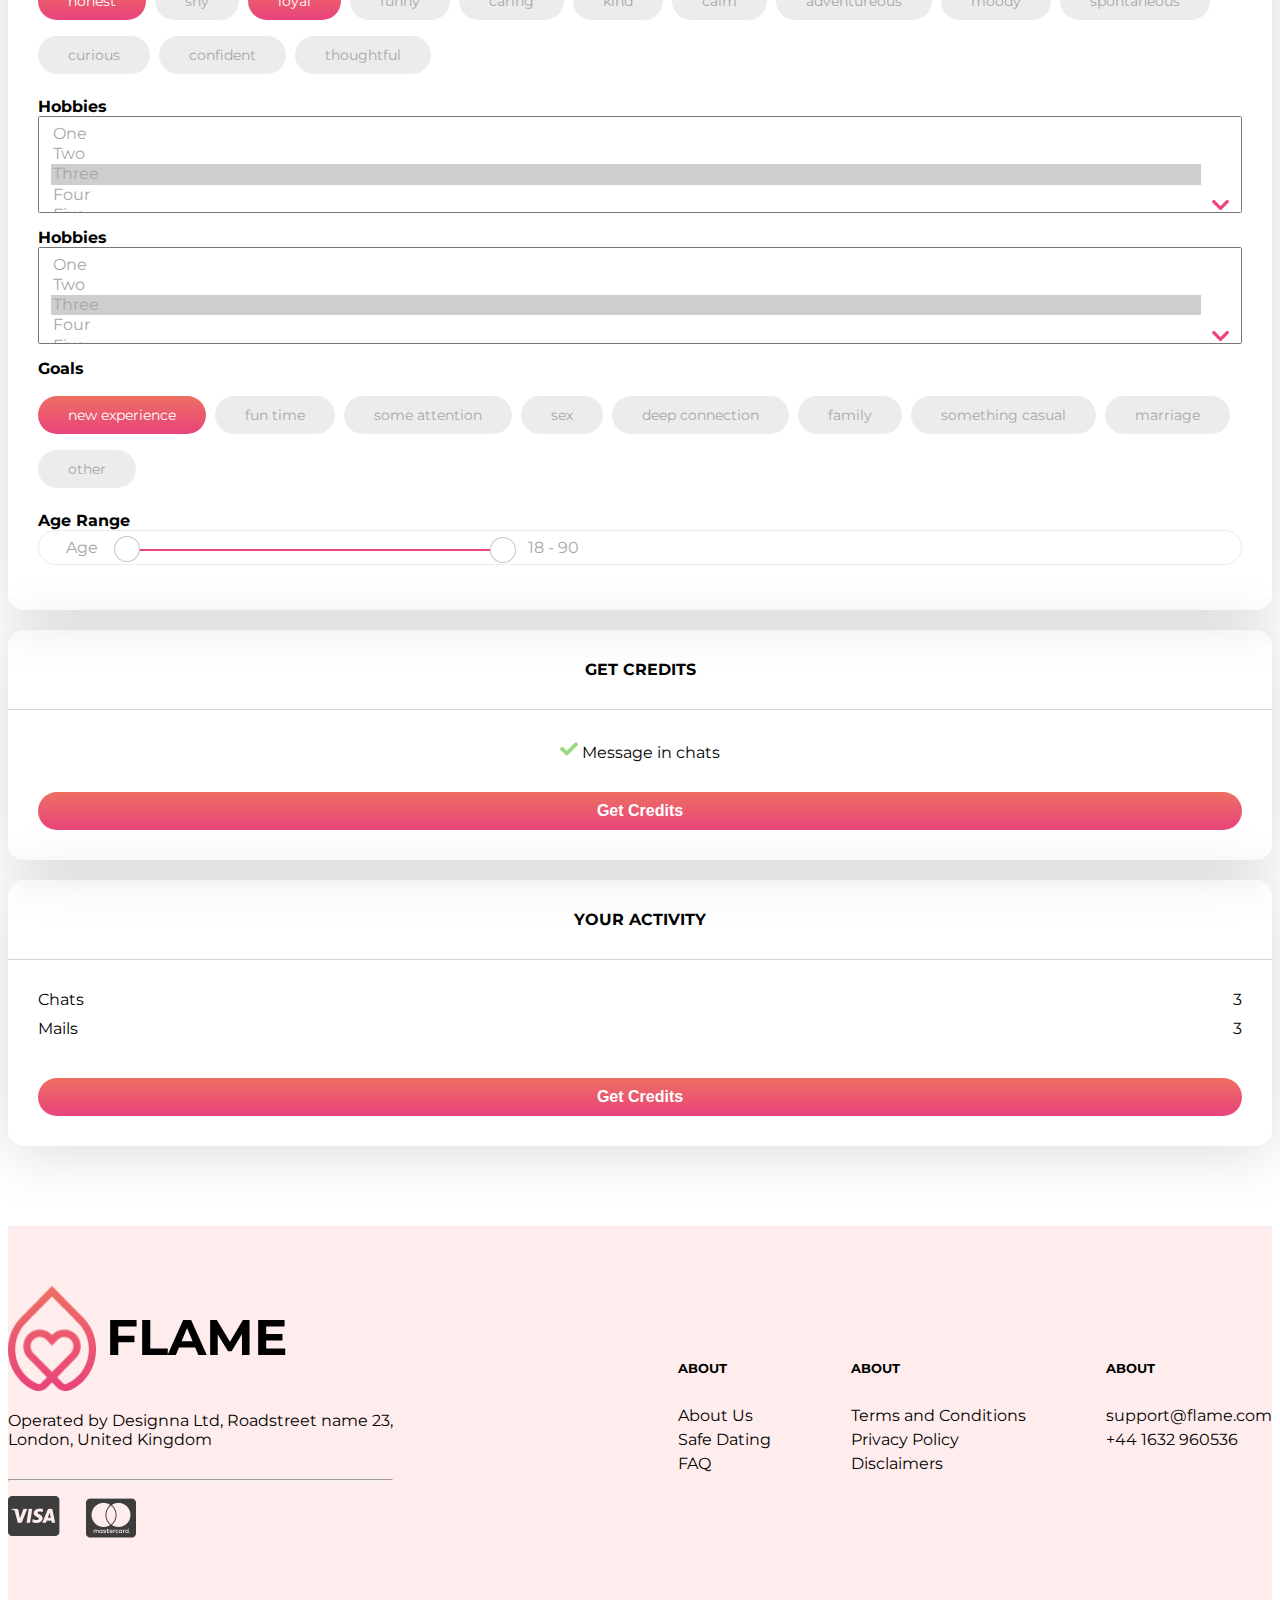
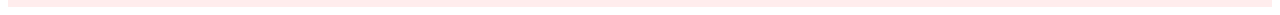
<file: my-profile-edit.html>
<!DOCTYPE html>
<html lang="en">
<head>
  <meta charset="UTF-8">
  <meta http-equiv="X-UA-Compatible" content="IE=edge">
  <meta name="viewport" content="width=device-width, initial-scale=1.0">
  <title>Flame</title>
  
  <!-- Fonts -->
  <link rel="preconnect" href="https://fonts.googleapis.com">
  <link rel="preconnect" href="https://fonts.gstatic.com" crossorigin>
  <link href="https://fonts.googleapis.com/css2?family=Montserrat:wght@400;500;600;700&display=swap" rel="stylesheet">
  <link href="https://fonts.googleapis.com/css2?family=Inter:wght@400;700&family=Montserrat:wght@400;500;600;700&display=swap" rel="stylesheet">

  <!-- Libs -->
  <link rel="stylesheet" href="https://cdn.jsdelivr.net/npm/bootstrap@5.2.3/dist/css/bootstrap.min.css" integrity="sha384-rbsA2VBKQhggwzxH7pPCaAqO46MgnOM80zW1RWuH61DGLwZJEdK2Kadq2F9CUG65" crossorigin="anonymous">
  <link rel="stylesheet" href="css/vendor/chosen/chosen.css">

  <!-- Theme style sheets -->
  <link rel="stylesheet" href="css/colors.css">
  <link rel="stylesheet" href="css/styles.css">

</head>

<body class="body">

  <header class="header-mnml d-none">
    <div class="header-mnml__container container">
      <div class="header__logo-ribbon">
        <div class="header__logo-ribbon-wrapper">
          <img src="img/logo.png" alt="">
          <span>Flame</span>
        </div>
      </div>
      <div class="header__login">
        <a href="" class="button button-small button-white">Log in</a>
      </div>
    </div>
  </header>

  <header class="header">
    <div class="header__container container">
      
      <a class="header__logo header__logo-black" href="#">
        <div class="header__logo-wrapper">
          <img src="img/logo.png" alt="">
          <span>FLAME</span>
        </div>
      </a>

      <nav class="header__nav-main">
        <div class="header__nav-main-wrapper">
          
          <a class="app-button" href="#">
            <div class="app-button__circle circle-pink">
              <img src="img/icon--person.svg" alt="">
            </div>
            <p>People</p>
          </a>
          
          <a class="app-button" href="#">
            <div class="app-button__notification">
              1
            </div>
            <div class="app-button__circle icon-heart">
              <img src="img/icon--heart.svg" alt="">
            </div>
            <p>Match</p>
          </a>

          <a class="app-button" href="#">
            <div class="app-button__notification">
              1
            </div>
            <div class="app-button__circle">
              <img src="img/icon--message.svg" alt="">
            </div>
            <p>People</p>
          </a>

        </div>
      </nav>

      <nav class="header__nav-account">

        <div class="header__nav-account-wrapper">

          <a class="app-button" href="#">
            <div class="app-button__circle icon-coin">
              <img src="img/icon--coin.png" alt="">
            </div>
            <p>Credits</p>
          </a>

          <a class="app-button" href="#">
            <div class="app-button__circle icon-profilepic">
              <img src="img/profile-pic.png" alt="">
            </div>
            <p>My profile</p>
          </a>

        </div>

      </nav>
    </div>
  </header>

  <section class="profile">
    <div class="profile__container container">
      <div class="row">

        <div class="col-12 col-lg-3">
          <div class="profile__pictures">
            <div class="profile__pictures__main">
              <img src="img/profile-pic-lrg.png" alt="">
            </div>
            <div class="profile__pictures__main-add">
              <button>
                <span>
                  <img src="img/icon--camera.png" alt="">
                </span>
                Add profile picture</button>
            </div>

            <h5>Public Photos</h5>
            <div class="profile__pictures__sidebar">
              <div class="profile__pictures__sidebar__img">
                <button class="profile__pictures__delete__button">
                  X
                </button>
                <img src="img/profile-pic-lrg.png" alt="">
              </div>
              <div class="profile__pictures__sidebar__add">
                <button>
                  <span>
                    <img src="img/icon--plus.png" alt="">
                  </span>
                  Add photos
                </button>
              </div>
            </div>

            <h5>Private photos</h5>
            <div class="profile__pictures__sidebar">
              <div class="profile__pictures__sidebar__add">
                <button>
                  <span>
                    <img src="img/icon--plus.png" alt="">
                  </span>
                  Add photos
                </button>
              </div>
            </div>

            
          </div>
        </div>

        <div class="col-12 col-lg-6">
          <div class="profile__info">
            <form class="profile__info-form" action="">

            
            <div class="profile__info__header">
              <div class="profile__info__name">
                <span class="status"></span>
                <h4><strong>User name</strong>, 35</h4>
                <span class="location">
                  <img src="img/icon--location.png" alt="">
                  <em>Barcelona</em>
                </span>
              </div>
              <div class="profile__info__save">
                <button class="button button-small">
                  Save changes
                </button>
              </div>
            </div>

            <div class="profile__info__body">
              <div class="profile__info__details">

                <div class="form-element stacked">
                  <div class="form-label">
                    <label for="email">
                      Bio
                    </label>
                  </div>
                  <div class="form-input">
                    <textarea class="form-control" name="" id="" cols="30" rows="10"></textarea>
                  </div>
                </div>

                <div class="form-element__row">
                  <div class="form-element stacked">
                    <div class="form-label">
                      <label for="email">
                        Email
                      </label>
                    </div>
                    <div class="form-input">
                      <input class="form-control" type="email" name="email">
                    </div>
                  </div>
                </div>

                <div class="form-element__row">
                  <div class="form-element stacked">
                    <div class="form-label">
                      <label for="email">
                        Email
                      </label>
                    </div>
                    <div class="form-input">
                      <input class="form-control" type="email" name="email">
                    </div>
                  </div>
                  <div class="form-element stacked">
                    <div class="form-label">
                      <label for="email">
                        Country
                      </label>
                    </div>
                    <div class="form-input">
                      <div class="form__select">
                                        
                        <label class="select" for="slct">
                          <select class="form-control" id="slct" required="required">
                            <option value="" disabled="disabled" selected="selected">Select option</option>
                            <option value="#">One</option>
                            <option value="#">Two</option>
                            <option value="#">Three</option>
                            <option value="#">Four</option>
                            <option value="#">Five</option>
                            <option value="#">Six</option>
                            <option value="#">Seven</option>
                          </select>
                          <svg>
                            <use xlink:href="#select-arrow-down"></use>
                          </svg>
                        </label>
                        <!-- SVG Sprites-->
                        <svg class="sprites">
                          <symbol id="select-arrow-down" viewbox="0 0 10 6">
                            <polyline points="1 1 5 5 9 1"></polyline>
                          </symbol>
                        </svg>
                      </div>
                    </div>
                  </div>
                </div>

                <div class="form-element__row">
                  <div class="form-element stacked">
                    <div class="form-label">
                      <label for="email">
                        Email
                      </label>
                    </div>
                    <div class="form-input">
                      <input class="form-control" type="email" name="email">
                    </div>
                  </div>
                  <div class="form-element stacked">
                    <div class="form-label">
                      <label for="email">
                        Country
                      </label>
                    </div>
                    <div class="form-input">
                      <div class="form__select">
                                        
                        <label class="select" for="slct">
                          <select class="form-control" id="slct" required="required">
                            <option value="" disabled="disabled" selected="selected">Select option</option>
                            <option value="#">One</option>
                            <option value="#">Two</option>
                            <option value="#">Three</option>
                            <option value="#">Four</option>
                            <option value="#">Five</option>
                            <option value="#">Six</option>
                            <option value="#">Seven</option>
                          </select>
                          <svg>
                            <use xlink:href="#select-arrow-down"></use>
                          </svg>
                        </label>
                        <!-- SVG Sprites-->
                        <svg class="sprites">
                          <symbol id="select-arrow-down" viewbox="0 0 10 6">
                            <polyline points="1 1 5 5 9 1"></polyline>
                          </symbol>
                        </svg>
                      </div>
                    </div>
                  </div>
                </div>
                
                <hr>

                <div class="form-element stacked">
                  <div class="form-label">
                    <label for="traits">Traits</label>
                  </div>
                  <div class="form-input">
                    <div class="checkbox-group">
                      
                        <ul class="ks-cboxtags">
        
                          <li>
                            <input type="checkbox" id="traits-checkboxOne" value="honest" checked><label for="traits-checkboxOne">honest</label>
                          </li>
                          
                          <li>
                            <input type="checkbox" id="traits-checkboxTwo" value="shy"><label for="traits-checkboxTwo">shy</label>
                          </li>
                          
                          <li>
                            <input type="checkbox" id="traits-checkboxThree" value="loyal" checked><label for="traits-checkboxThree">loyal</label>
                          </li>
                          
                          <li>
                            <input type="checkbox" id="traits-checkboxFour" value="funny"><label for="traits-checkboxFour">funny</label>
                          </li>
                          
                          <li>
                            <input type="checkbox" id="traits-checkboxFive" value="caring"><label for="traits-checkboxFive">caring</label>
                          </li>
                          
                          <li>
                            <input type="checkbox" id="traits-checkboxSix" value="kind" ><label for="traits-checkboxSix">kind</label>
                          </li>
                          
                          <li>
                            <input type="checkbox" id="traits-checkboxSeven" value="calm"><label for="traits-checkboxSeven">calm</label>
                          </li>
                          
                          <li>
                            <input type="checkbox" id="traits-checkboxEight" value="adventureous"><label for="traits-checkboxEight">adventureous</label>
                          </li>
                          
                          <li>
                            <input type="checkbox" id="traits-checkboxNine" value="moody"><label for="traits-checkboxNine">moody</label>
                          </li>
                          
                          <li>
                            <input type="checkbox" id="traits-checkboxTen" value="spontaenous"><label for="traits-checkboxTen">spontaneous</label>
                          </li>
                          
                          <li 
                          class="ks-selected"><input type="checkbox" id="traits-checkboxEleven" value="curious"><label for="traits-checkboxEleven">curious</label>
                        </li>
                        
                          <li>
                            <input type="checkbox" id="traits-checkboxTwelve" value="confident"><label for="traits-checkboxTwelve">confident</label>
                          </li>
                          
                          <li>
                            <input type="checkbox" id="traits-checkboxThirteen" value="thoughtful"><label for="traits-checkboxThirteen">thoughtful</label>
                          </li>
                                            
                        </ul>
                      
                      
                    </div>
                  </div>
                </div>

                <div class="form-element stacked">
                  <div class="form-label">
                    <label for="email">
                      Hobbies
                    </label>
                  </div>
                  <div class="form-input">
                    <div class="form__select form__select-multiple-items">   
                      <label class="select" for="slct">
                        <select class="form-control" id="slct-test" required="required" multiple>
                          <option value="#">One</option>
                          <option value="#">Two</option>
                          <option value="#" selected>Three</option>
                          <option value="#">Four</option>
                          <option value="#">Five</option>
                          <option value="#">Six</option>
                          <option value="#">Seven</option>
                        </select>
                        <svg>
                          <use xlink:href="#select-arrow-down"></use>
                        </svg>
                      </label>
                      <!-- SVG Sprites-->
                      <svg class="sprites">
                        <symbol id="select-arrow-down" viewbox="0 0 10 6">
                          <polyline points="1 1 5 5 9 1"></polyline>
                        </symbol>
                      </svg>
                    </div>
                  </div>
                </div>

                <div class="form-element stacked">
                  <div class="form-label">
                    <label for="email">
                      Hobbies
                    </label>
                  </div>
                  <div class="form-input">
                    <div class="form__select form__select-multiple-items">   
                      <label class="select" for="slct">
                        <select class="form-control" id="slct-test" required="required" multiple>
                          <option value="#">One</option>
                          <option value="#">Two</option>
                          <option value="#" selected>Three</option>
                          <option value="#">Four</option>
                          <option value="#">Five</option>
                          <option value="#">Six</option>
                          <option value="#">Seven</option>
                        </select>
                        <svg>
                          <use xlink:href="#select-arrow-down"></use>
                        </svg>
                      </label>
                      <!-- SVG Sprites-->
                      <svg class="sprites">
                        <symbol id="select-arrow-down" viewbox="0 0 10 6">
                          <polyline points="1 1 5 5 9 1"></polyline>
                        </symbol>
                      </svg>
                    </div>
                  </div>
                </div>

                

                <div class="form-element stacked">
                  <div class="form-label">
                    <label for="goals">Goals</label>
                  </div>
                  <div class="form-input">
                    <div class="checkbox-group">
                      
                        <ul class="ks-cboxtags">
        
                          <li>
                            <input type="checkbox" id="goals-checkboxOne" value="new-experience" checked><label for="goals-checkboxOne">new experience</label>
                          </li>
                          
                          <li>
                            <input type="checkbox" id="goals-checkboxTwo" value="fun-time"><label for="goals-checkboxTwo">fun time</label>
                          </li>
                          
                          <li>
                            <input type="checkbox" id="goals-checkboxThree" value="some-attention" ><label for="goals-checkboxThree">some attention</label>
                          </li>
                          
                          <li>
                            <input type="checkbox" id="goals-checkboxFour" value="sex"><label for="goals-checkboxFour">sex</label>
                          </li>
                          
                          <li>
                            <input type="checkbox" id="goals-checkboxFive" value="deep-connection"><label for="goals-checkboxFive">deep connection</label>
                          </li>
                          
                          <li>
                            <input type="checkbox" id="goals-checkboxSix" value="family" ><label for="goals-checkboxSix">family</label>
                          </li>
                          
                          <li>
                            <input type="checkbox" id="goals-checkboxSeven" value="something-casual"><label for="goals-checkboxSeven">something casual</label>
                          </li>
                          
                          <li>
                            <input type="checkbox" id="goals-checkboxEight" value="marriage"><label for="goals-checkboxEight">marriage</label>
                          </li>
                          
                          <li>
                            <input type="checkbox" id="goals-checkboxNine" value="other"><label for="goals-checkboxNine">other</label>
                          </li>
                          
                         
                                            
                        </ul>
                      
                      
                    </div>
                  </div>
                </div>

                <div class="form-element stacked">
                  <div class="form-label">
                    <label for="range">Age Range</label>
                  </div>
                  <div class="form-input">
                    <div class="peoples__filter-range">

                      <div class="peoples__filter-range__label">
                        Age
                      </div>
      
                      <div class="range_container">
                        <div class="sliders_control">
                           <input id="fromSlider" type="range" value="18" min="18" max="90"/>
                           <input id="toSlider" type="range" value="90" min="18" max="90"/>
                        </div>
                        <div class="form_control">
                          <div class="form_control_container">
                              <input class="form_control_container__time__input" type="hidden" id="fromInput" value="18" min="18" max="90" disabled/>
                            </div>
                            <div class="form_control_container">
                              <input class="form_control_container__time__input" type="hidden" id="toInput" value="90" min="18" max="90" disabled/>
                            </div>
                        </div>
                      </div>
      
                      <div class="peoples__filter-range__numbers">
                        <span class="range-min"></span>
                        -
                        <span class="range-max"></span>
                      </div>
      
                    </div>
                  </div>
                </div>

              </div>
            </div>
          </form>
          </div>
        </div>

        <div class="col-12 col-lg-3">

          <div class="profile__sidebar">
            <div class="profile__sidebar__header">
              Get Credits
            </div>
            <div class="profile__sidebar__body">
              <div class="profile__power-ups">
                <ul>
                  <li>
                    <img src="img/icon--check.png" alt="">
                    Message in chats</li>
                </ul>
              </div>
              <button class="button button-small">
                Get Credits
              </button>
            </div>
          </div>

          <div class="profile__sidebar">
            <div class="profile__sidebar__header">
              Your Activity
            </div>
            <div class="profile__sidebar__body">
              
              <div class="profile__activity">
                <ul>
                  <li>
                    <span>Chats</span>
                    <span>3</span>
                  </li>
                  <li>
                    <span>Mails</span>
                    <span>3</span>
                  </li>
                </ul>
              </div>

              <button class="button button-small">
                Get Credits
              </button>
            </div>
          </div>
        </div>
      </div>
    </div>
  </section>

  <footer class="footer">
    <div class="footer__container container">
      <div class="footer__logo-section">
        <a href="" class="footer__logo">
          <div class="footer__logo-wrapper">
            <img src="img/logo.png" alt="">
            <span>FLAME</span>
          </div>
        </a>
        <div class="footer__company-info">
          <p>Operated by Designna Ltd, Roadstreet name 23,
          <br>
          London, United Kingdom</p>
        </div>
        <hr>
        <div class="footer__payments">
          <img src="img/visa-black.png" alt="">
          <img src="img/mastercard-black.png" alt="">
        </div>
      </div>
      <nav class="footer__site-map">
        <div class="footer__site-map__col">
          <h5>About</h5>
          <ul>
            <a href="">
              <li>About Us</li>
            </a>
            <a href="">
              <li>Safe Dating</li>
            </a>
            <a href="">
              <li>FAQ</li>
            </a>
          </ul>
        </div>
        <div class="footer__site-map__col">
          <h5>About</h5>
          <ul>
            <a href="">
              <li>Terms and Conditions</li>
            </a>
            <a href="">
              <li>Privacy Policy</li>
            </a>
            <a href="">
              <li>Disclaimers</li>
            </a>
          </ul>
        </div>
        <div class="footer__site-map__col">
          <h5>About</h5>
          <ul>
            <a href="">
              <li>support@flame.com</li>
            </a>
            <a href="">
              <li>+44 1632 960536</li>
            </a>
          </ul>
        </div>
      </nav>
    </div>
  </footer>

  <script src="https://cdnjs.cloudflare.com/ajax/libs/jquery/3.4.1/jquery.min.js" integrity="sha512-bnIvzh6FU75ZKxp0GXLH9bewza/OIw6dLVh9ICg0gogclmYGguQJWl8U30WpbsGTqbIiAwxTsbe76DErLq5EDQ==" crossorigin="anonymous" referrerpolicy="no-referrer"></script>

  <script src="js/vendor/chosen.jquery.min.js"></script>
  <script src="/js/scripts.js"></script>
  <script>
    jQuery(document).ready(function ($) {
        $('.form__select-multiple-items select').chosen();
    });
    </script>
</body>


</html>
</file>
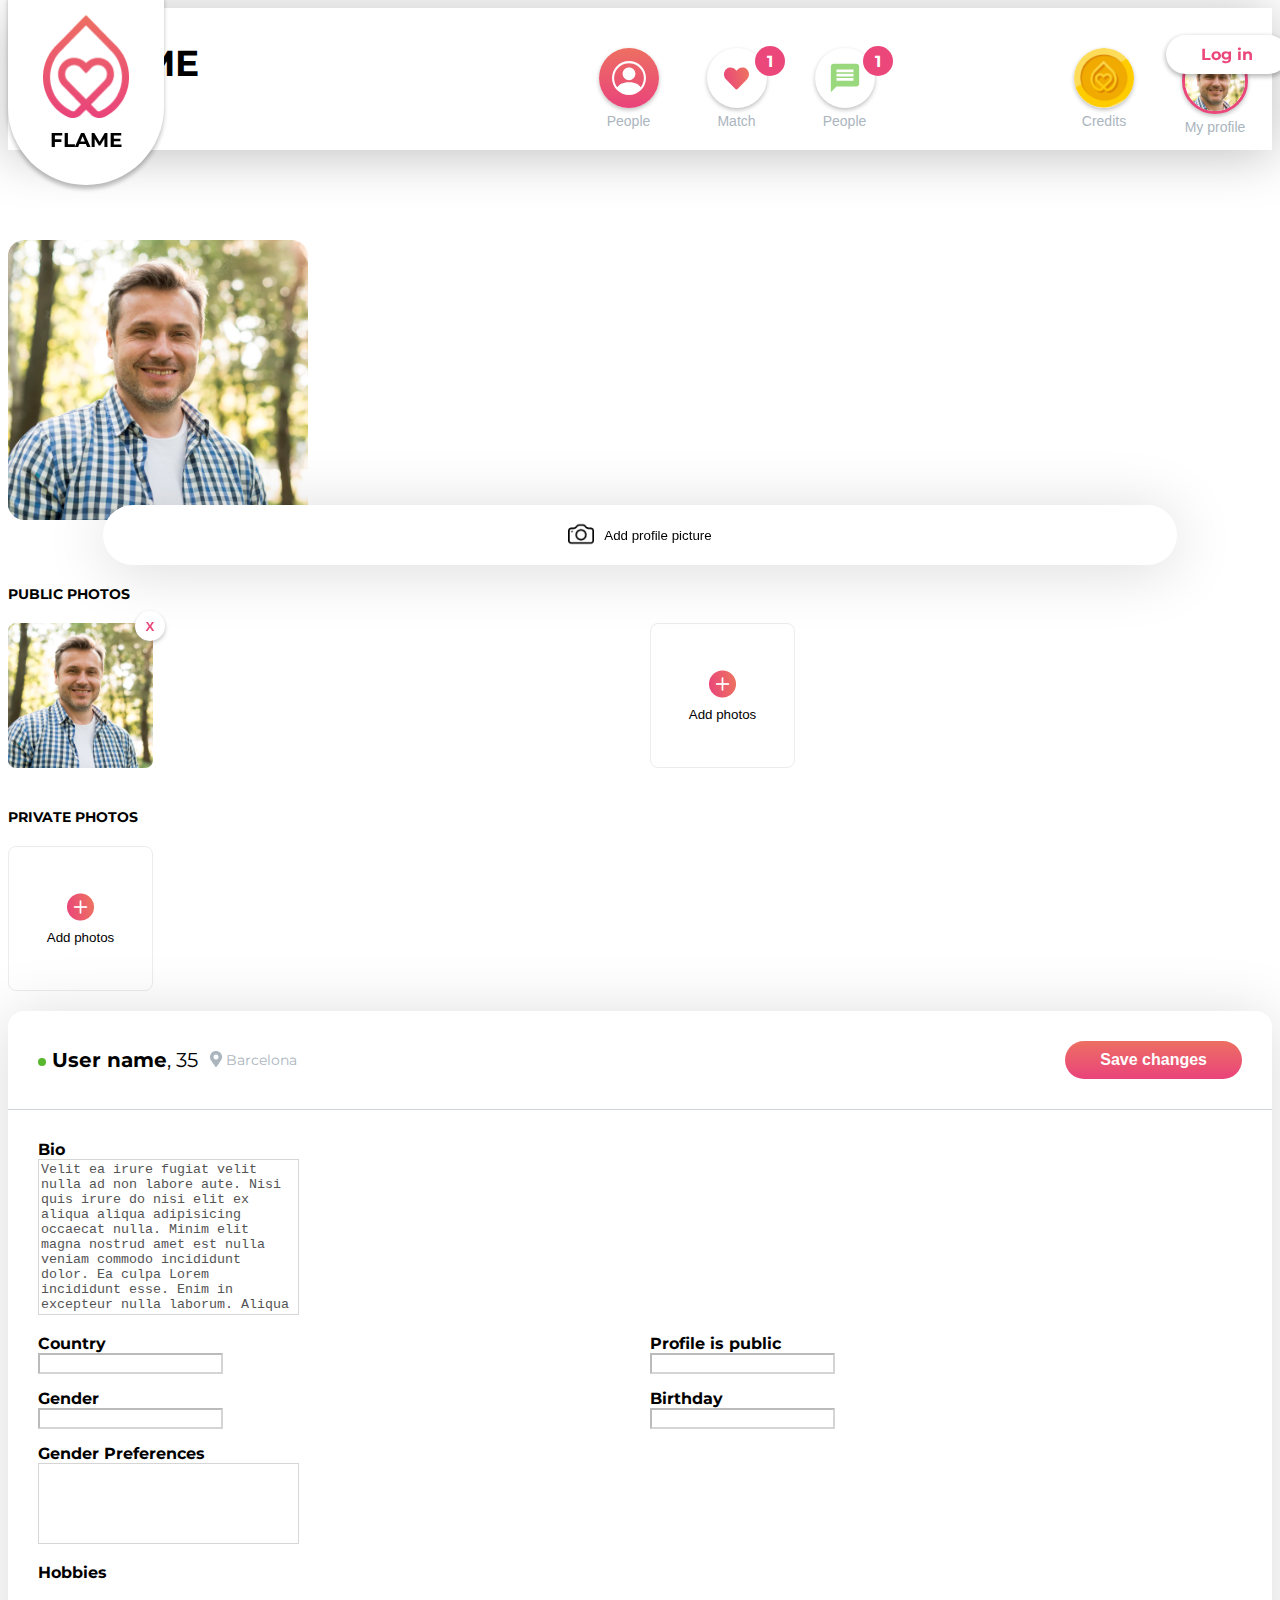
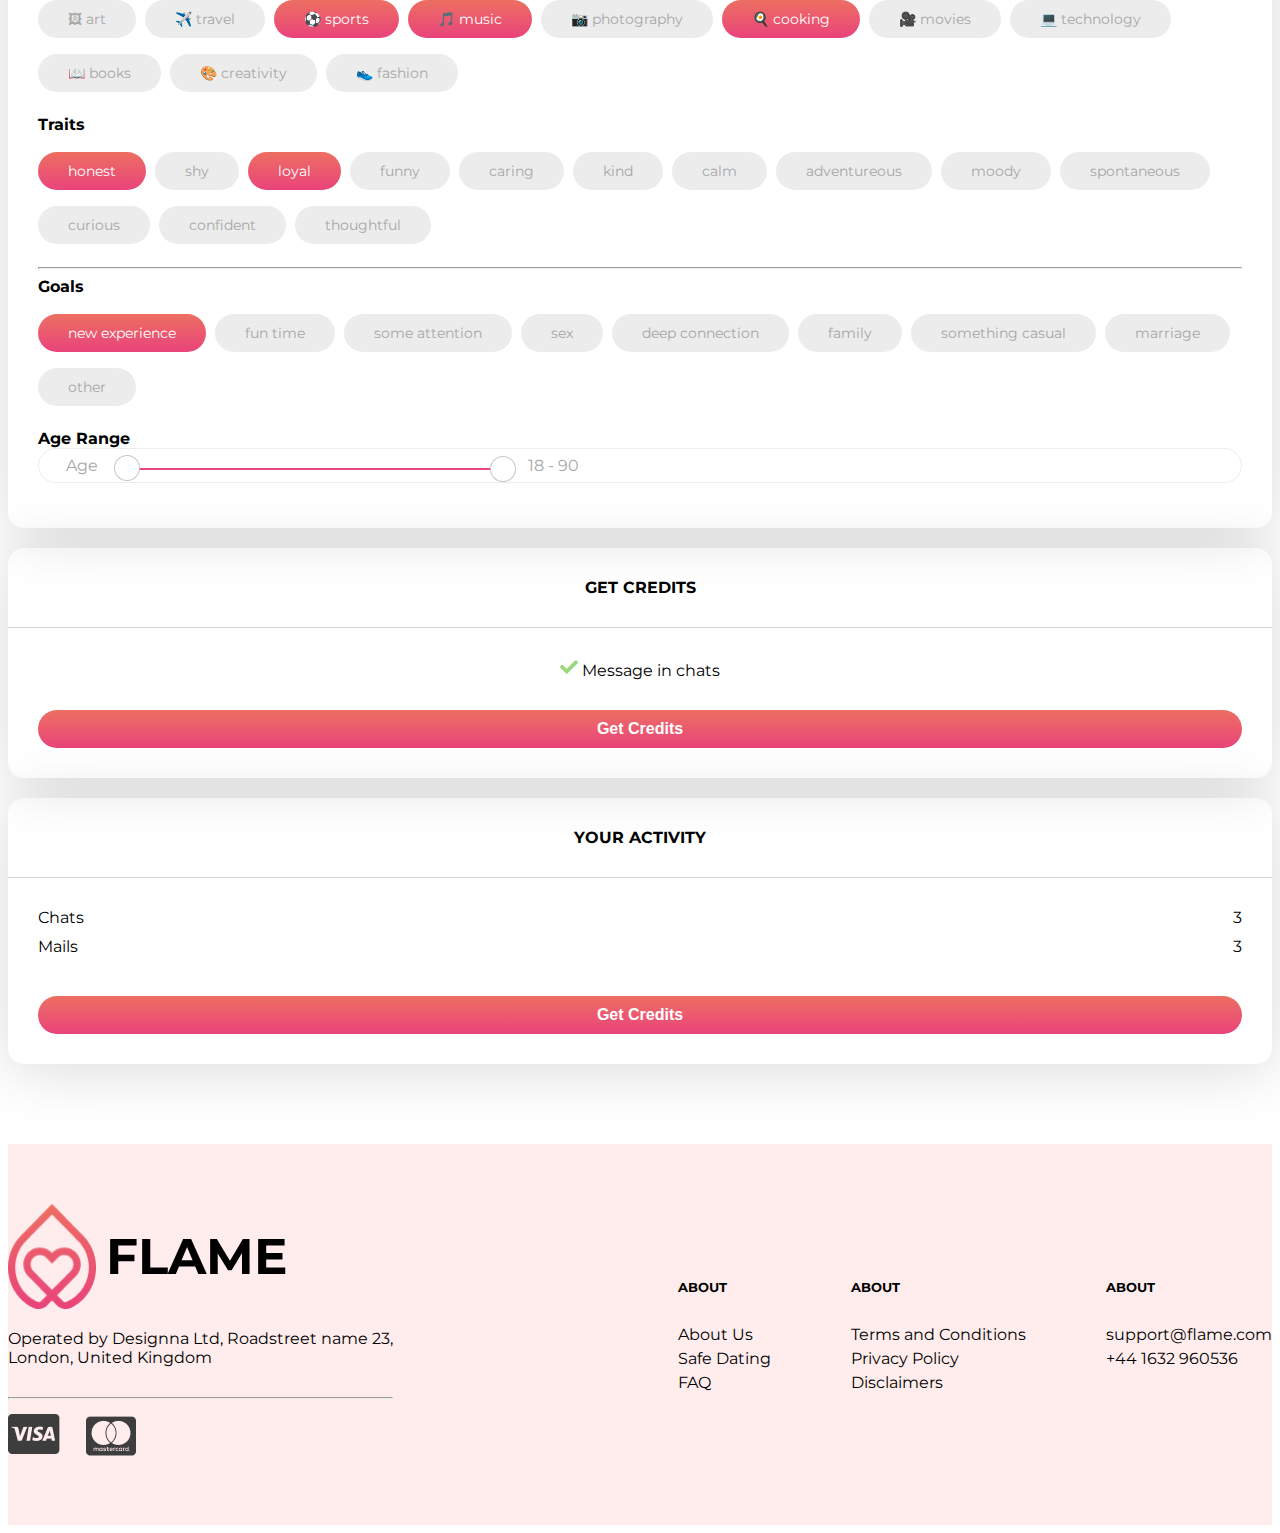
<file: my-profile.html>
<!DOCTYPE html>
<html lang="en">
<head>
  <meta charset="UTF-8">
  <meta http-equiv="X-UA-Compatible" content="IE=edge">
  <meta name="viewport" content="width=device-width, initial-scale=1.0">
  <title>Flame</title>
  
  <!-- Fonts -->
  <link rel="preconnect" href="https://fonts.googleapis.com">
  <link rel="preconnect" href="https://fonts.gstatic.com" crossorigin>
  <link href="https://fonts.googleapis.com/css2?family=Montserrat:wght@400;500;600;700&display=swap" rel="stylesheet">
  <link href="https://fonts.googleapis.com/css2?family=Inter:wght@400;700&family=Montserrat:wght@400;500;600;700&display=swap" rel="stylesheet">

  <!-- Libs -->
  <link rel="stylesheet" href="https://cdn.jsdelivr.net/npm/bootstrap@5.2.3/dist/css/bootstrap.min.css" integrity="sha384-rbsA2VBKQhggwzxH7pPCaAqO46MgnOM80zW1RWuH61DGLwZJEdK2Kadq2F9CUG65" crossorigin="anonymous">

  <!-- Theme style sheets -->
  <link rel="stylesheet" href="css/colors.css">
  <link rel="stylesheet" href="css/styles.css">

</head>

<body class="body">

  <header class="header-mnml d-none">
    <div class="header-mnml__container container">
      <div class="header__logo-ribbon">
        <div class="header__logo-ribbon-wrapper">
          <img src="img/logo.png" alt="">
          <span>Flame</span>
        </div>
      </div>
      <div class="header__login">
        <a href="" class="button button-small button-white">Log in</a>
      </div>
    </div>
  </header>

  <header class="header">
    <div class="header__container container">
      
      <a class="header__logo header__logo-black" href="#">
        <div class="header__logo-wrapper">
          <img src="img/logo.png" alt="">
          <span>FLAME</span>
        </div>
      </a>

      <nav class="header__nav-main">
        <div class="header__nav-main-wrapper">
          
          <a class="app-button" href="#">
            <div class="app-button__circle circle-pink">
              <img src="img/icon--person.svg" alt="">
            </div>
            <p>People</p>
          </a>
          
          <a class="app-button" href="#">
            <div class="app-button__notification">
              1
            </div>
            <div class="app-button__circle icon-heart">
              <img src="img/icon--heart.svg" alt="">
            </div>
            <p>Match</p>
          </a>

          <a class="app-button" href="#">
            <div class="app-button__notification">
              1
            </div>
            <div class="app-button__circle">
              <img src="img/icon--message.svg" alt="">
            </div>
            <p>People</p>
          </a>

        </div>
      </nav>

      <nav class="header__nav-account">

        <div class="header__nav-account-wrapper">

          <a class="app-button" href="#">
            <div class="app-button__circle icon-coin">
              <img src="img/icon--coin.png" alt="">
            </div>
            <p>Credits</p>
          </a>

          <a class="app-button" href="#">
            <div class="app-button__circle icon-profilepic">
              <img src="img/profile-pic.png" alt="">
            </div>
            <p>My profile</p>
          </a>

        </div>

      </nav>
    </div>
  </header>

  <section class="profile">
    <div class="profile__container container">
      <div class="row">

        <div class="col-12 col-lg-3">
          <div class="profile__pictures">
            <div class="profile__pictures__main">
              <img src="img/profile-pic-lrg.png" alt="">
            </div>
            <div class="profile__pictures__main-add">
              <button>
                <span>
                  <img src="img/icon--camera.png" alt="">
                </span>
                Add profile picture</button>
            </div>

            <h5>Public Photos</h5>
            <div class="profile__pictures__sidebar">
              <div class="profile__pictures__sidebar__img">
                <button class="profile__pictures__delete__button">
                  X
                </button>
                <img src="img/profile-pic-lrg.png" alt="">
              </div>
              <div class="profile__pictures__sidebar__add">
                <button>
                  <span>
                    <img src="img/icon--plus.png" alt="">
                  </span>
                  Add photos
                </button>
              </div>
            </div>

            <h5>Private photos</h5>
            <div class="profile__pictures__sidebar">
              <div class="profile__pictures__sidebar__add">
                <button>
                  <span>
                    <img src="img/icon--plus.png" alt="">
                  </span>
                  Add photos
                </button>
              </div>
            </div>

            
          </div>
        </div>

        <div class="col-12 col-lg-6">
          <div class="profile__info">
            <form class="profile__info-form" action="">

            
            <div class="profile__info__header">
              <div class="profile__info__name">
                <span class="status"></span>
                <h4><strong>User name</strong>, 35</h4>
                <span class="location">
                  <img src="img/icon--location.png" alt="">
                  <em>Barcelona</em>
                </span>
              </div>
              <div class="profile__info__save">
                <button class="button button-small">
                  Save changes
                </button>
              </div>
            </div>

            <div class="profile__info__body">
              <div class="profile__info__details">

                <div class="form-element stacked">
                  <div class="form-label">
                    <label for="email">
                      Bio
                    </label>
                  </div>
                  <div class="form-input">
                    <textarea class="form-control" name="" id="" cols="30" rows="10" disabled>Velit ea irure fugiat velit nulla ad non labore aute. Nisi quis irure do nisi elit ex aliqua aliqua adipisicing occaecat nulla. Minim elit magna nostrud amet est nulla veniam commodo incididunt dolor. Ea culpa Lorem incididunt esse. Enim in excepteur nulla laborum. Aliqua ipsum irure reprehenderit dolor eu reprehenderit. In consectetur pariatur aute cupidatat.
                    </textarea>
                  </div>
                </div>

                <div class="form-element__row">

                  <div class="form-element stacked">
                    <div class="form-label">
                      <label for="email">
                        Country
                      </label>
                    </div>
                    <div class="form-input">
                      <input class="form-control" type="email" name="email" disabled>
                    </div>
                  </div>

                  <div class="form-element stacked">
                    <div class="form-label">
                      <label for="email">
                        Profile is public
                      </label>
                    </div>
                    <div class="form-input">
                      <input class="form-control" type="email" name="email" disabled>
                    </div>
                  </div>
                </div>

                <div class="form-element__row">

                  <div class="form-element stacked">
                    <div class="form-label">
                      <label for="email">
                        Gender
                      </label>
                    </div>
                    <div class="form-input">
                      <input class="form-control" type="email" name="email" disabled>
                    </div>
                  </div>

                  <div class="form-element stacked">
                    <div class="form-label">
                      <label for="email">
                        Birthday
                      </label>
                    </div>
                    <div class="form-input">
                      <input class="form-control" type="email" name="email" disabled>
                    </div>
                  </div>
                </div>

                <div class="form-element stacked">
                  <div class="form-label">
                    <label for="email">
                      Gender Preferences
                    </label>
                  </div>
                  <div class="form-input">
                    <textarea class="form-control" name="" id="" cols="30" rows="5" disabled>
                    </textarea>
                  </div>
                </div>
                
                

                <div class="form-element stacked">
                  <div class="form-label">
                    <label for="traits">Hobbies</label>
                  </div>
                  <div class="form-input">
                    <div class="checkbox-group">
                      
                      <ul class="ks-cboxtags">
  
                        <li>
                          <input type="checkbox" id="interests-checkboxOne" value="art"><label for="interests-checkboxOne">🖼 art</label>
                        </li>
                        
                        <li>
                          <input type="checkbox" id="interests-checkboxTwo" value="travel" ><label for="interests-checkboxTwo">✈️ travel</label>
                        </li>
                        
                        <li>
                          <input type="checkbox" id="interests-checkboxThree" value="sports" checked><label for="interests-checkboxThree">⚽ sports</label>
                        </li>
                        
                        <li>
                          <input type="checkbox" id="interests-checkboxFour" value="music" checked><label for="interests-checkboxFour">🎵 music</label>
                        </li>
                        
                        <li>
                          <input type="checkbox" id="interests-checkboxFive" value="photography"><label for="interests-checkboxFive">📷 photography</label>
                        </li>
                        
                        <li>
                          <input type="checkbox" id="interests-checkboxSix" value="cooking" checked><label for="interests-checkboxSix">🍳 cooking</label>
                        </li>
                        
                        <li>
                          <input type="checkbox" id="interests-checkboxSeven" value="movies"><label for="interests-checkboxSeven">🎥 movies</label>
                        </li>
                        
                        <li>
                          <input type="checkbox" id="interests-checkboxEight" value="technology"><label for="interests-checkboxEight">💻 technology</label>
                        </li>
                        
                        <li>
                          <input type="checkbox" id="interests-checkboxNine" value="books"><label for="interests-checkboxNine">📖 books</label>
                        </li>
                        
                        <li>
                          <input type="checkbox" id="interests-checkboxTen" value="creativity"><label for="interests-checkboxTen">🎨 creativity</label>
                        </li>
                        
                        <li 
                        class="ks-selected"><input type="checkbox" id="interests-checkboxEleven" value="fashion"><label for="interests-checkboxEleven">👟 fashion</label>
                      </li>
                             
                      </ul>
                      
                      
                    </div>
                  </div>
                </div>

                <div class="form-element stacked">
                  <div class="form-label">
                    <label for="traits">Traits</label>
                  </div>
                  <div class="form-input">
                    <div class="checkbox-group">
                      
                        <ul class="ks-cboxtags">
        
                          <li>
                            <input type="checkbox" id="traits-checkboxOne" value="honest" checked><label for="traits-checkboxOne">honest</label>
                          </li>
                          
                          <li>
                            <input type="checkbox" id="traits-checkboxTwo" value="shy"><label for="traits-checkboxTwo">shy</label>
                          </li>
                          
                          <li>
                            <input type="checkbox" id="traits-checkboxThree" value="loyal" checked><label for="traits-checkboxThree">loyal</label>
                          </li>
                          
                          <li>
                            <input type="checkbox" id="traits-checkboxFour" value="funny"><label for="traits-checkboxFour">funny</label>
                          </li>
                          
                          <li>
                            <input type="checkbox" id="traits-checkboxFive" value="caring"><label for="traits-checkboxFive">caring</label>
                          </li>
                          
                          <li>
                            <input type="checkbox" id="traits-checkboxSix" value="kind" ><label for="traits-checkboxSix">kind</label>
                          </li>
                          
                          <li>
                            <input type="checkbox" id="traits-checkboxSeven" value="calm"><label for="traits-checkboxSeven">calm</label>
                          </li>
                          
                          <li>
                            <input type="checkbox" id="traits-checkboxEight" value="adventureous"><label for="traits-checkboxEight">adventureous</label>
                          </li>
                          
                          <li>
                            <input type="checkbox" id="traits-checkboxNine" value="moody"><label for="traits-checkboxNine">moody</label>
                          </li>
                          
                          <li>
                            <input type="checkbox" id="traits-checkboxTen" value="spontaenous"><label for="traits-checkboxTen">spontaneous</label>
                          </li>
                          
                          <li 
                          class="ks-selected"><input type="checkbox" id="traits-checkboxEleven" value="curious"><label for="traits-checkboxEleven">curious</label>
                        </li>
                        
                          <li>
                            <input type="checkbox" id="traits-checkboxTwelve" value="confident"><label for="traits-checkboxTwelve">confident</label>
                          </li>
                          
                          <li>
                            <input type="checkbox" id="traits-checkboxThirteen" value="thoughtful"><label for="traits-checkboxThirteen">thoughtful</label>
                          </li>
                                            
                        </ul>
                      
                      
                    </div>
                  </div>
                </div>                

                <hr>

                <div class="form-element stacked">
                  <div class="form-label">
                    <label for="goals">Goals</label>
                  </div>
                  <div class="form-input">
                    <div class="checkbox-group">
                      
                        <ul class="ks-cboxtags">
        
                          <li>
                            <input type="checkbox" id="goals-checkboxOne" value="new-experience" checked><label for="goals-checkboxOne">new experience</label>
                          </li>
                          
                          <li>
                            <input type="checkbox" id="goals-checkboxTwo" value="fun-time"><label for="goals-checkboxTwo">fun time</label>
                          </li>
                          
                          <li>
                            <input type="checkbox" id="goals-checkboxThree" value="some-attention" ><label for="goals-checkboxThree">some attention</label>
                          </li>
                          
                          <li>
                            <input type="checkbox" id="goals-checkboxFour" value="sex"><label for="goals-checkboxFour">sex</label>
                          </li>
                          
                          <li>
                            <input type="checkbox" id="goals-checkboxFive" value="deep-connection"><label for="goals-checkboxFive">deep connection</label>
                          </li>
                          
                          <li>
                            <input type="checkbox" id="goals-checkboxSix" value="family" ><label for="goals-checkboxSix">family</label>
                          </li>
                          
                          <li>
                            <input type="checkbox" id="goals-checkboxSeven" value="something-casual"><label for="goals-checkboxSeven">something casual</label>
                          </li>
                          
                          <li>
                            <input type="checkbox" id="goals-checkboxEight" value="marriage"><label for="goals-checkboxEight">marriage</label>
                          </li>
                          
                          <li>
                            <input type="checkbox" id="goals-checkboxNine" value="other"><label for="goals-checkboxNine">other</label>
                          </li>
                          
                         
                                            
                        </ul>
                      
                      
                    </div>
                  </div>
                </div>

                <div class="form-element stacked">
                  <div class="form-label">
                    <label for="range">Age Range</label>
                  </div>
                  <div class="form-input">
                    <div class="peoples__filter-range">

                      <div class="peoples__filter-range__label">
                        Age
                      </div>
      
                      <div class="range_container">
                        <div class="sliders_control">
                           <input id="fromSlider" type="range" value="18" min="18" max="90"/>
                           <input id="toSlider" type="range" value="90" min="18" max="90"/>
                        </div>
                        <div class="form_control">
                          <div class="form_control_container">
                              <input class="form_control_container__time__input" type="hidden" id="fromInput" value="18" min="18" max="90" disabled/>
                            </div>
                            <div class="form_control_container">
                              <input class="form_control_container__time__input" type="hidden" id="toInput" value="90" min="18" max="90" disabled/>
                            </div>
                        </div>
                      </div>
      
                      <div class="peoples__filter-range__numbers">
                        <span class="range-min"></span>
                        -
                        <span class="range-max"></span>
                      </div>
      
                    </div>
                  </div>
                </div>

              </div>
            </div>
          </form>
          </div>
        </div>

        <div class="col-12 col-lg-3">

          <div class="profile__sidebar">
            <div class="profile__sidebar__header">
              Get Credits
            </div>
            <div class="profile__sidebar__body">
              <div class="profile__power-ups">
                <ul>
                  <li>
                    <img src="img/icon--check.png" alt="">
                    Message in chats</li>
                </ul>
              </div>
              <button class="button button-small">
                Get Credits
              </button>
            </div>
          </div>

          <div class="profile__sidebar">
            <div class="profile__sidebar__header">
              Your Activity
            </div>
            <div class="profile__sidebar__body">
              
              <div class="profile__activity">
                <ul>
                  <li>
                    <span>Chats</span>
                    <span>3</span>
                  </li>
                  <li>
                    <span>Mails</span>
                    <span>3</span>
                  </li>
                </ul>
              </div>

              <button class="button button-small">
                Get Credits
              </button>
            </div>
          </div>
        </div>
      </div>
    </div>
  </section>

  <footer class="footer">
    <div class="footer__container container">
      <div class="footer__logo-section">
        <a href="" class="footer__logo">
          <div class="footer__logo-wrapper">
            <img src="img/logo.png" alt="">
            <span>FLAME</span>
          </div>
        </a>
        <div class="footer__company-info">
          <p>Operated by Designna Ltd, Roadstreet name 23,
          <br>
          London, United Kingdom</p>
        </div>
        <hr>
        <div class="footer__payments">
          <img src="img/visa-black.png" alt="">
          <img src="img/mastercard-black.png" alt="">
        </div>
      </div>
      <nav class="footer__site-map">
        <div class="footer__site-map__col">
          <h5>About</h5>
          <ul>
            <a href="">
              <li>About Us</li>
            </a>
            <a href="">
              <li>Safe Dating</li>
            </a>
            <a href="">
              <li>FAQ</li>
            </a>
          </ul>
        </div>
        <div class="footer__site-map__col">
          <h5>About</h5>
          <ul>
            <a href="">
              <li>Terms and Conditions</li>
            </a>
            <a href="">
              <li>Privacy Policy</li>
            </a>
            <a href="">
              <li>Disclaimers</li>
            </a>
          </ul>
        </div>
        <div class="footer__site-map__col">
          <h5>About</h5>
          <ul>
            <a href="">
              <li>support@flame.com</li>
            </a>
            <a href="">
              <li>+44 1632 960536</li>
            </a>
          </ul>
        </div>
      </nav>
    </div>
  </footer>

  <script src="scripts.js"></script>
</body>


</html>
</file>
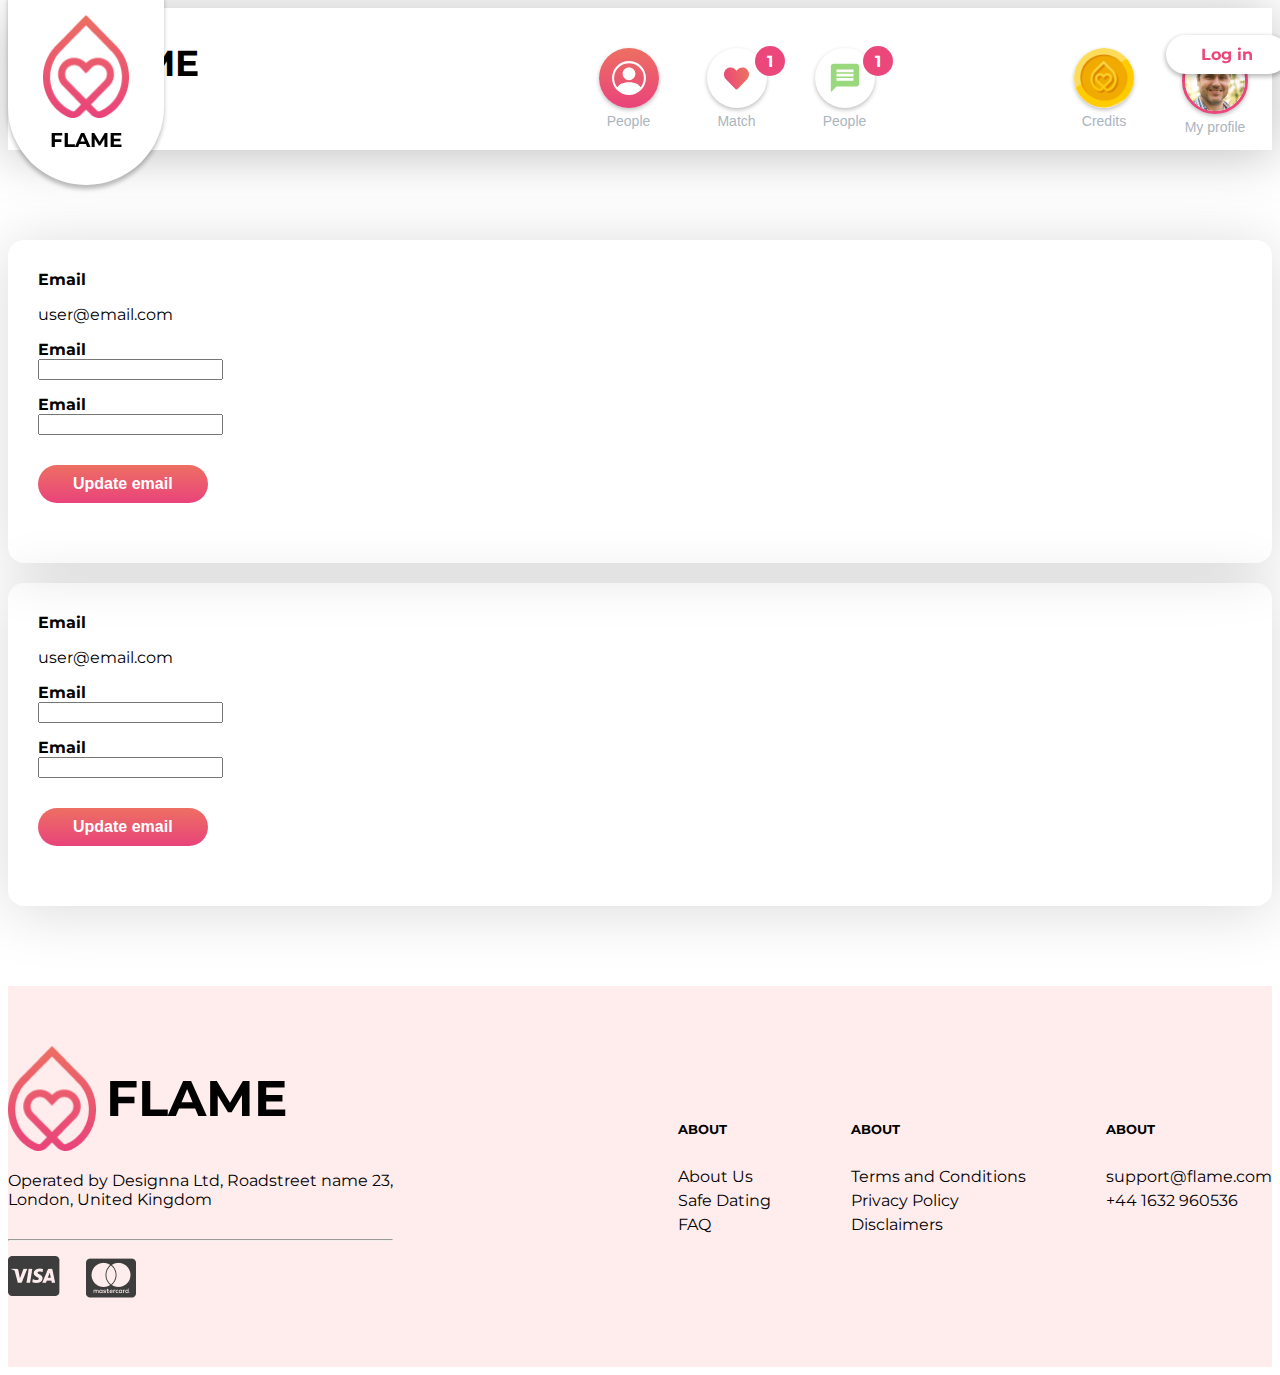
<file: settings.html>
<!DOCTYPE html>
<html lang="en">
<head>
  <meta charset="UTF-8">
  <meta http-equiv="X-UA-Compatible" content="IE=edge">
  <meta name="viewport" content="width=device-width, initial-scale=1.0">
  <title>Flame</title>
  
  <!-- Fonts -->
  <link rel="preconnect" href="https://fonts.googleapis.com">
  <link rel="preconnect" href="https://fonts.gstatic.com" crossorigin>
  <link href="https://fonts.googleapis.com/css2?family=Montserrat:wght@400;500;600;700&display=swap" rel="stylesheet">
  <link href="https://fonts.googleapis.com/css2?family=Inter:wght@400;700&family=Montserrat:wght@400;500;600;700&display=swap" rel="stylesheet">

  <!-- Libs -->
  <link rel="stylesheet" href="https://cdn.jsdelivr.net/npm/bootstrap@5.2.3/dist/css/bootstrap.min.css" integrity="sha384-rbsA2VBKQhggwzxH7pPCaAqO46MgnOM80zW1RWuH61DGLwZJEdK2Kadq2F9CUG65" crossorigin="anonymous">

  <!-- Theme style sheets -->
  <link rel="stylesheet" href="css/colors.css">
  <link rel="stylesheet" href="css/styles.css">

</head>

<body class="body">

  <header class="header-mnml d-none">
    <div class="header-mnml__container container">
      <div class="header__logo-ribbon">
        <div class="header__logo-ribbon-wrapper">
          <img src="img/logo.png" alt="">
          <span>Flame</span>
        </div>
      </div>
      <div class="header__login">
        <a href="" class="button button-small button-white">Log in</a>
      </div>
    </div>
  </header>

  <header class="header">
    <div class="header__container container">
      
      <a class="header__logo header__logo-black" href="#">
        <div class="header__logo-wrapper">
          <img src="img/logo.png" alt="">
          <span>FLAME</span>
        </div>
      </a>

      <nav class="header__nav-main">
        <div class="header__nav-main-wrapper">
          
          <a class="app-button" href="#">
            <div class="app-button__circle circle-pink">
              <img src="img/icon--person.svg" alt="">
            </div>
            <p>People</p>
          </a>
          
          <a class="app-button" href="#">
            <div class="app-button__notification">
              1
            </div>
            <div class="app-button__circle icon-heart">
              <img src="img/icon--heart.svg" alt="">
            </div>
            <p>Match</p>
          </a>

          <a class="app-button" href="#">
            <div class="app-button__notification">
              1
            </div>
            <div class="app-button__circle">
              <img src="img/icon--message.svg" alt="">
            </div>
            <p>People</p>
          </a>

        </div>
      </nav>

      <nav class="header__nav-account">

        <div class="header__nav-account-wrapper">

          <a class="app-button" href="#">
            <div class="app-button__circle icon-coin">
              <img src="img/icon--coin.png" alt="">
            </div>
            <p>Credits</p>
          </a>

          <a class="app-button" href="#">
            <div class="app-button__circle icon-profilepic">
              <img src="img/profile-pic.png" alt="">
            </div>
            <p>My profile</p>
          </a>

        </div>

      </nav>
    </div>
  </header>

  <section class="profile">
    <div class="profile__container container">
      <div class="row">

        <div class="profile__main col-12 col-lg-6">
          <div class="profile__info">
              <div class="profile__info__body">

                

                  <div class="form-element stacked mb-4">
                    <div class="form-label">
                      <label for="email">
                        Email
                      </label>
                    </div>
                    <div class="form-input">
                      <p>user@email.com</p>
                    </div>
                  </div>

                  <div class="form-element stacked my-4">
                    <div class="form-label">
                      <label for="email">
                        Email
                      </label>
                    </div>
                    <div class="form-input">
                      <input class="form-control" type="email" name="email">
                    </div>
                  </div>

                  <div class="form-element stacked my-4 pb-4">
                    <div class="form-label">
                      <label for="email">
                        Email
                      </label>
                    </div>
                    <div class="form-input">
                      <input class="form-control" type="email" name="email">
                    </div>
                  </div>

                  <div class="form-element d-flex justify-content-end mt-4 pt-4">
                    <div class="form-input">
                      <button class="button button-small mx-0 w-100">
                        Update email
                      </button>
                    </div>
                  </div>
                
              </div>
          </div>   
        </div>

        <div class="profile__main col-12 col-lg-6">
          <div class="profile__info">
              <div class="profile__info__body">

                

                  <div class="form-element stacked mb-4">
                    <div class="form-label">
                      <label for="email">
                        Email
                      </label>
                    </div>
                    <div class="form-input">
                      <p>user@email.com</p>
                    </div>
                  </div>

                  <div class="form-element stacked my-4">
                    <div class="form-label">
                      <label for="email">
                        Email
                      </label>
                    </div>
                    <div class="form-input">
                      <input class="form-control" type="email" name="email">
                    </div>
                  </div>

                  <div class="form-element stacked my-4 pb-4">
                    <div class="form-label">
                      <label for="email">
                        Email
                      </label>
                    </div>
                    <div class="form-input">
                      <input class="form-control" type="email" name="email">
                    </div>
                  </div>

                  <div class="form-element d-flex justify-content-end mt-4 pt-4">
                    <div class="form-input">
                      <button class="button button-small mx-0 w-100">
                        Update email
                      </button>
                    </div>
                  </div>
                
              </div>
          </div>   
        </div>
        
    
      </div>
    </div>
  </section>

  <footer class="footer">
    <div class="footer__container container">
      <div class="footer__logo-section">
        <a href="" class="footer__logo">
          <div class="footer__logo-wrapper">
            <img src="img/logo.png" alt="">
            <span>FLAME</span>
          </div>
        </a>
        <div class="footer__company-info">
          <p>Operated by Designna Ltd, Roadstreet name 23,
          <br>
          London, United Kingdom</p>
        </div>
        <hr>
        <div class="footer__payments">
          <img src="img/visa-black.png" alt="">
          <img src="img/mastercard-black.png" alt="">
        </div>
      </div>
      <nav class="footer__site-map">
        <div class="footer__site-map__col">
          <h5>About</h5>
          <ul>
            <a href="">
              <li>About Us</li>
            </a>
            <a href="">
              <li>Safe Dating</li>
            </a>
            <a href="">
              <li>FAQ</li>
            </a>
          </ul>
        </div>
        <div class="footer__site-map__col">
          <h5>About</h5>
          <ul>
            <a href="">
              <li>Terms and Conditions</li>
            </a>
            <a href="">
              <li>Privacy Policy</li>
            </a>
            <a href="">
              <li>Disclaimers</li>
            </a>
          </ul>
        </div>
        <div class="footer__site-map__col">
          <h5>About</h5>
          <ul>
            <a href="">
              <li>support@flame.com</li>
            </a>
            <a href="">
              <li>+44 1632 960536</li>
            </a>
          </ul>
        </div>
      </nav>
    </div>
  </footer>

  <script src="scripts.js"></script>
</body>


</html>
</file>
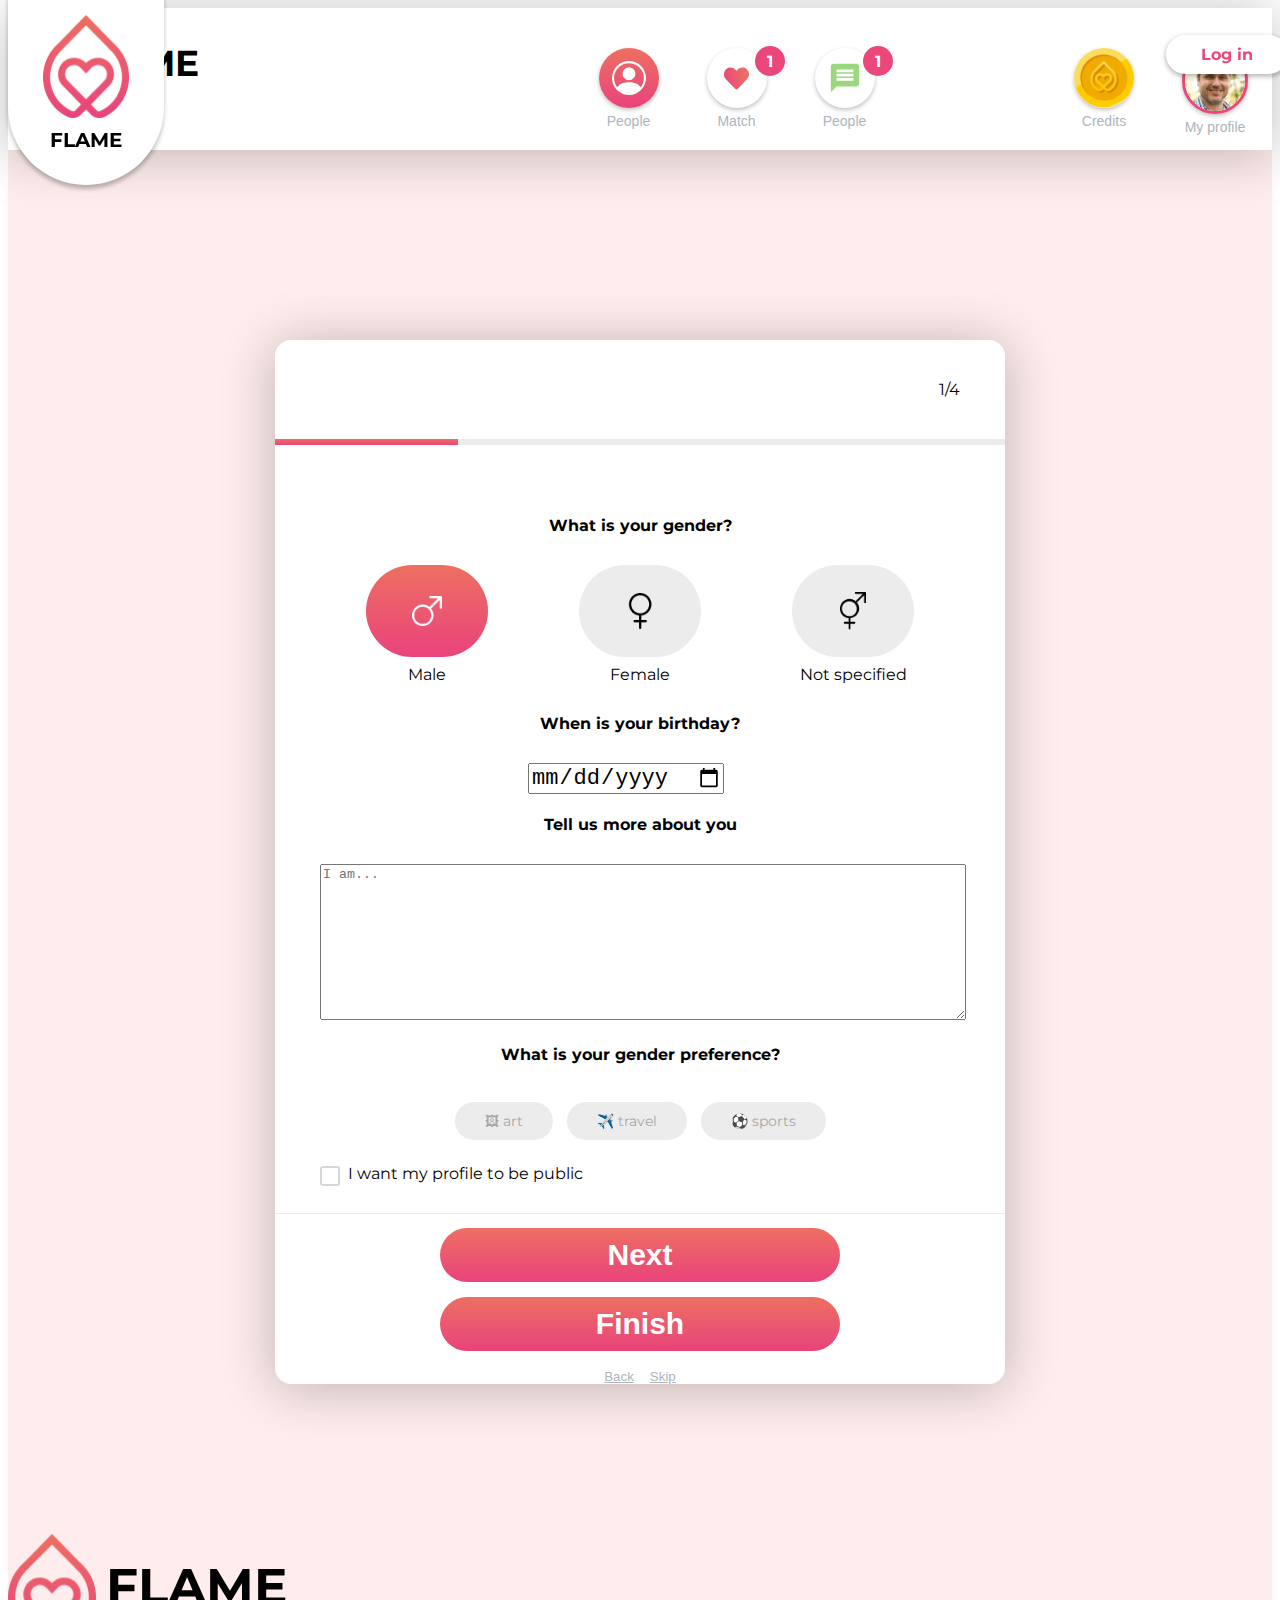
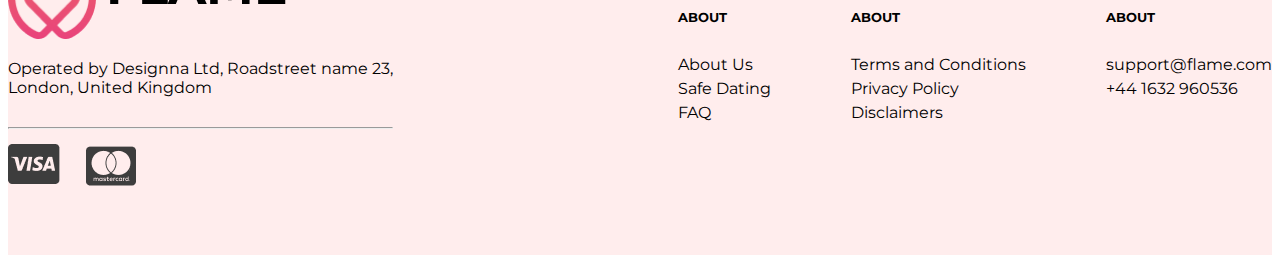
<file: sign-up-production-ui.html>
<!DOCTYPE html>
<html lang="en">
  <head>
    <meta charset="UTF-8">
    <meta http-equiv="X-UA-Compatible" content="IE=edge">
    <meta name="viewport" content="width=device-width, initial-scale=1.0">
    <title>Flame</title>

    <!-- Fonts -->
    <link rel="preconnect" href="https://fonts.googleapis.com">
    <link rel="preconnect" href="https://fonts.gstatic.com" crossorigin>
    <link href="https://fonts.googleapis.com/css2?family=Montserrat:wght@400;500;600;700&display=swap" rel="stylesheet">
    <link
    href="https://fonts.googleapis.com/css2?family=Inter:wght@400;700&family=Montserrat:wght@400;500;600;700&display=swap" rel="stylesheet">

    <!-- Libs -->
    <link
    rel="stylesheet" href="https://cdn.jsdelivr.net/npm/bootstrap@5.2.3/dist/css/bootstrap.min.css" integrity="sha384-rbsA2VBKQhggwzxH7pPCaAqO46MgnOM80zW1RWuH61DGLwZJEdK2Kadq2F9CUG65" crossorigin="anonymous">

    <!-- Theme style sheets -->
    <link rel="stylesheet" href="css/colors.css">
    <link rel="stylesheet" href="css/styles.css">

  </head>

  <body class="body">

    <header class="header d-none">
      <div class="header__container container">

        <a class="header__logo header__logo-black" href="#">
          <div class="header__logo-wrapper">
            <img src="img/logo.png" alt="">
            <span>FLAME</span>
          </div>
        </a>

        <nav class="header__nav-main">
          <div class="header__nav-main-wrapper">

            <a class="app-button" href="#">
              <div class="app-button__circle circle-pink">
                <img src="img/icon--person.svg" alt="">
              </div>
              <p>People</p>
            </a>

            <a class="app-button" href="#">
              <div class="app-button__notification">
                1
              </div>
              <div class="app-button__circle icon-heart">
                <img src="img/icon--heart.svg" alt="">
              </div>
              <p>Match</p>
            </a>

            <a class="app-button" href="#">
              <div class="app-button__notification">
                1
              </div>
              <div class="app-button__circle">
                <img src="img/icon--message.svg" alt="">
              </div>
              <p>People</p>
            </a>

          </div>
        </nav>

        <nav class="header__nav-account">

          <div class="header__nav-account-wrapper">

            <a class="app-button" href="#">
              <div class="app-button__circle icon-coin">
                <img src="img/icon--coin.png" alt="">
              </div>
              <p>Credits</p>
            </a>

            <a class="app-button" href="#">
              <div class="app-button__circle icon-profilepic">
                <img src="img/profile-pic.png" alt="">
              </div>
              <p>My profile</p>
            </a>

          </div>

        </nav>
      </div>
    </header>

    <header class="header-mnml">
      <div class="header-mnml__container container">
        <div class="header__logo-ribbon">
          <div class="header__logo-ribbon-wrapper">
            <img src="img/logo.png" alt="">
            <span>Flame</span>
          </div>
        </div>
        <div class="header__login">
          <a href="" class="button button-small button-white">Log in</a>
        </div>
      </div>
    </header>

    <section class="signup-quiz">
      <div class="signup-quiz__wrapper">

        <div class="signup-quiz__header">
          <div class="signup-quiz__steps">
            <span id="steps-current">1</span>/<span id="steps-total">4</span>
          </div>
        </div>

        <div class="signup-quiz__progress-bar">
          <span></span>
          <span id="quiz-progress"></span>
        </div>

        <div class="signup-quiz__main">
          <div class="signup-quiz__main-wrapper">
            <form>

              <div class="signup-quiz__main__content" id="signup-step-1">
                <h4>What is your gender?</h4>
                <div class="form-element stacked">
                  <div class="form-input">
                    <div class="form__select">

                      <select name="gender" class="custom-select gender-select">
                        <option value="html" data-value="Male">Male</option>
                        <option value="css" data-value="Female">Female</option>
                        <option value="javascript" data-value="Not specified">Not specified</option>
                      </select>
                      
                    </div>
                  </div>
                </div>
              </div>

              <div class="signup-quiz__main__content d-none" id="signup-step-2">
                <h4>When is your birthday?</h4>
                <div class="form-element signup-quiz__datepicker">
                  <div class="date">
                    <input class="form-control" type="date" id="birthday" name="birthday">
                  </div>
                </div>
              </div>

              <div class="signup-quiz__main__content d-none" id="signup-step-3">
                <h4>Tell us more about you</h4>
                <div class="form-element stacked signup-quiz__textarea">
                  <div class="form-input">
                    <textarea class="form-control" placeholder="I am..." name="" id="" rows="10"></textarea>
                  </div>
                </div>
              </div>

              <div class="signup-quiz__main__content d-none" id="signup-step-4">
                <h4>What is your gender preference?</h4>
                <div class="checkbox-group">
                  <div class="container">
                    <ul class="ks-cboxtags">
    
                      <li>
                        <input type="checkbox" id="interests-checkboxOne" value="art"><label for="interests-checkboxOne">🖼 art</label>
                      </li>
                      
                      <li>
                        <input type="checkbox" id="interests-checkboxTwo" value="travel" ><label for="interests-checkboxTwo">✈️ travel</label>
                      </li>
                      
                      <li>
                        <input type="checkbox" id="interests-checkboxThree" value="sports" ><label for="interests-checkboxThree">⚽ sports</label>
                      </li>
                                                 
                    </ul>
                  </div>
                </div>
                
                <div class="form-consent text-center pt-4 mt-4">

                  <div class="form-checkbox">
                    <label class="checkbox">
                      <input type="checkbox">
                      <span class="indicator"></span>
                      I want my profile to be public
                    </label>
                  </div>

                </div>

              </div>
            </form>
          </div>
        </div>

        <div class="signup-quiz__footer">
          <div class="signup-quiz__footer-wrapper">
            <div class="signup-quiz__footer__button">
              <button class="button" id="quiz-next">
                Next
              </button>
              <button type="submit" class="button d-none" id="quiz-submit">
                Finish
              </button>
            </div>
            <div class="signup-quiz__footer__skip">
              <button class="signup-quiz__footer__skip-button d-none" id="quiz-back">
                Back
              </button>
              <button class="signup-quiz__footer__skip-button d-none" id="quiz-skip">
                Skip
              </button>
            </div>
          </div>
        </div>
      </div>


    </section>

    <footer class="footer">
      <div class="footer__container container">
        <div class="footer__logo-section">
          <a href="" class="footer__logo">
            <div class="footer__logo-wrapper">
              <img src="img/logo.png" alt="">
              <span>FLAME</span>
            </div>
          </a>
          <div class="footer__company-info">
            <p>Operated by Designna Ltd, Roadstreet name 23,
              <br>
              London, United Kingdom</p>
          </div>
          <hr>
          <div class="footer__payments">
            <img src="img/visa-black.png" alt="">
            <img src="img/mastercard-black.png" alt="">
          </div>
        </div>
        <nav class="footer__site-map">
          <div class="footer__site-map__col">
            <h5>About</h5>
            <ul>
              <a href="">
                <li>About Us</li>
              </a>
              <a href="">
                <li>Safe Dating</li>
              </a>
              <a href="">
                <li>FAQ</li>
              </a>
            </ul>
          </div>
          <div class="footer__site-map__col">
            <h5>About</h5>
            <ul>
              <a href="">
                <li>Terms and Conditions</li>
              </a>
              <a href="">
                <li>Privacy Policy</li>
              </a>
              <a href="">
                <li>Disclaimers</li>
              </a>
            </ul>
          </div>
          <div class="footer__site-map__col">
            <h5>About</h5>
            <ul>
              <a href="">
                <li>support@flame.com</li>
              </a>
              <a href="">
                <li>+44 1632 960536</li>
              </a>
            </ul>
          </div>
        </nav>
      </div>
    </footer>

    <script src="/js/scripts.js"></script>
  </body>


</html>
</file>
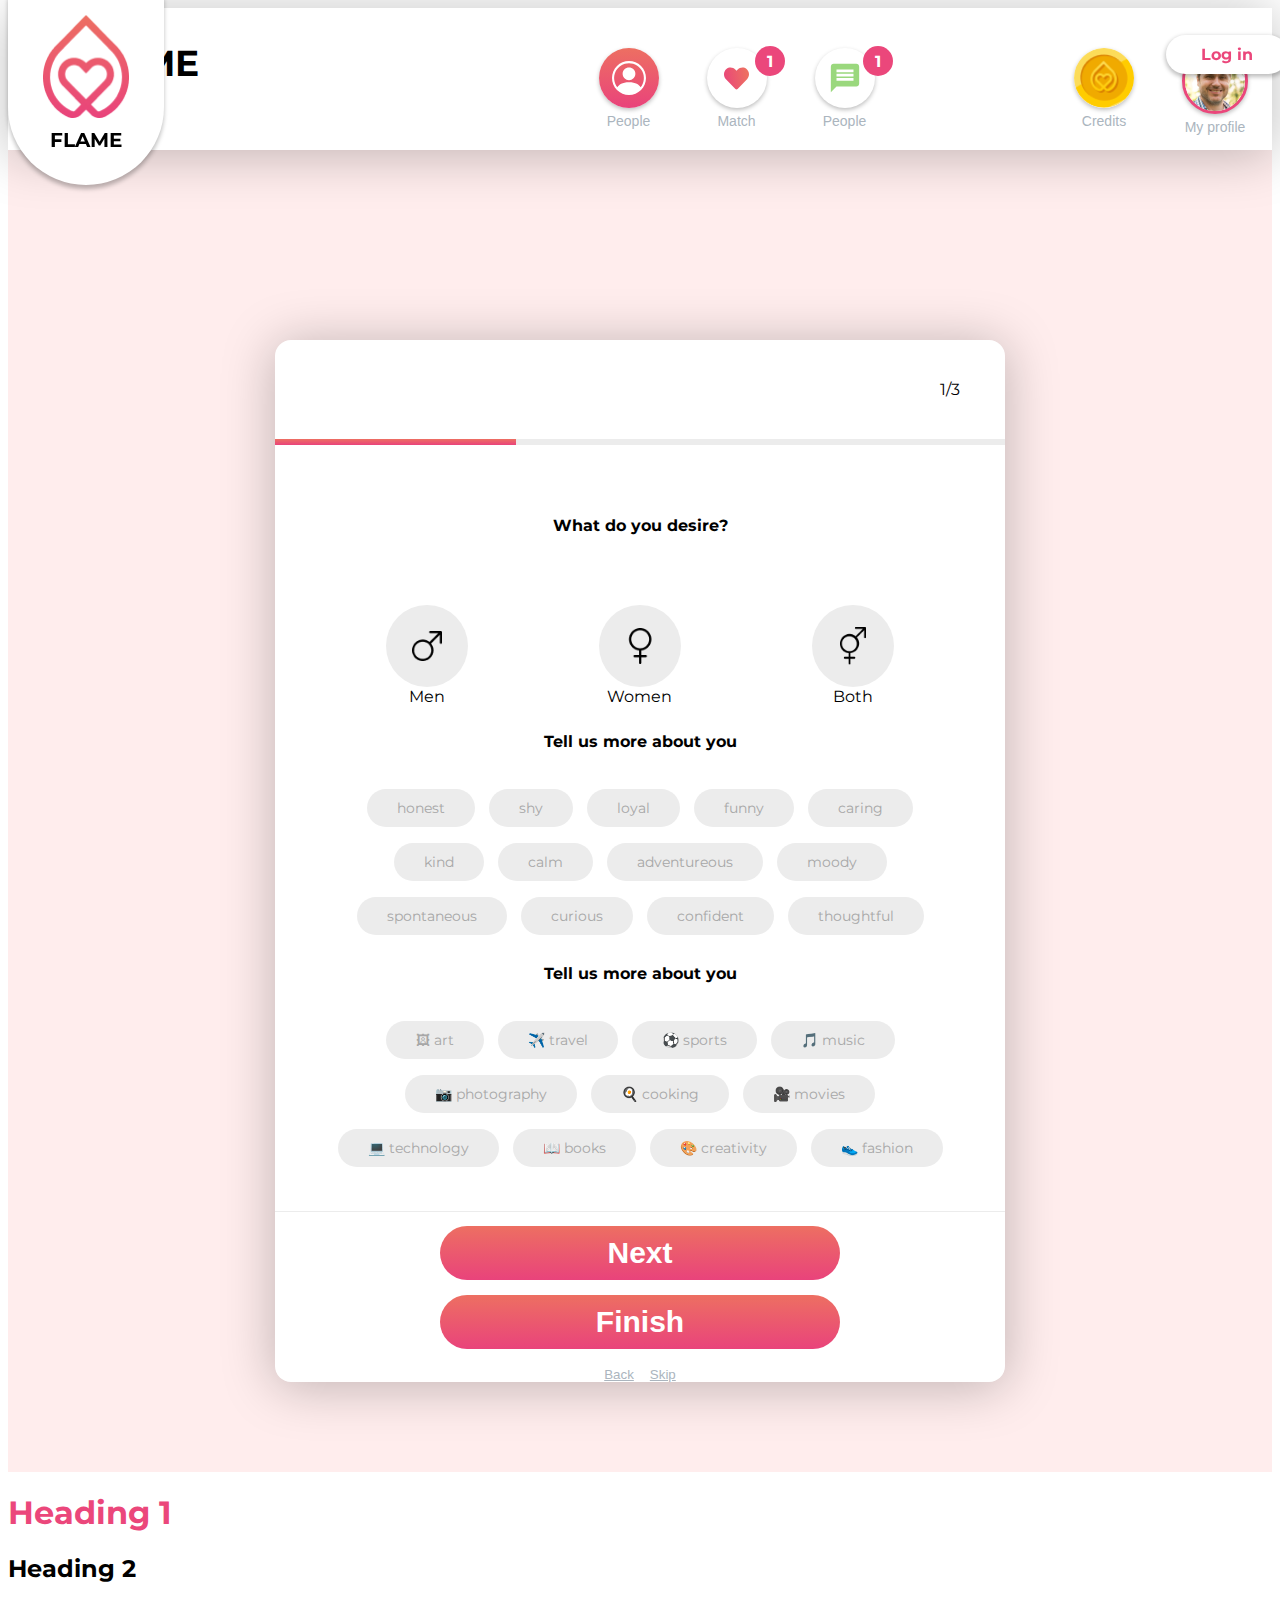
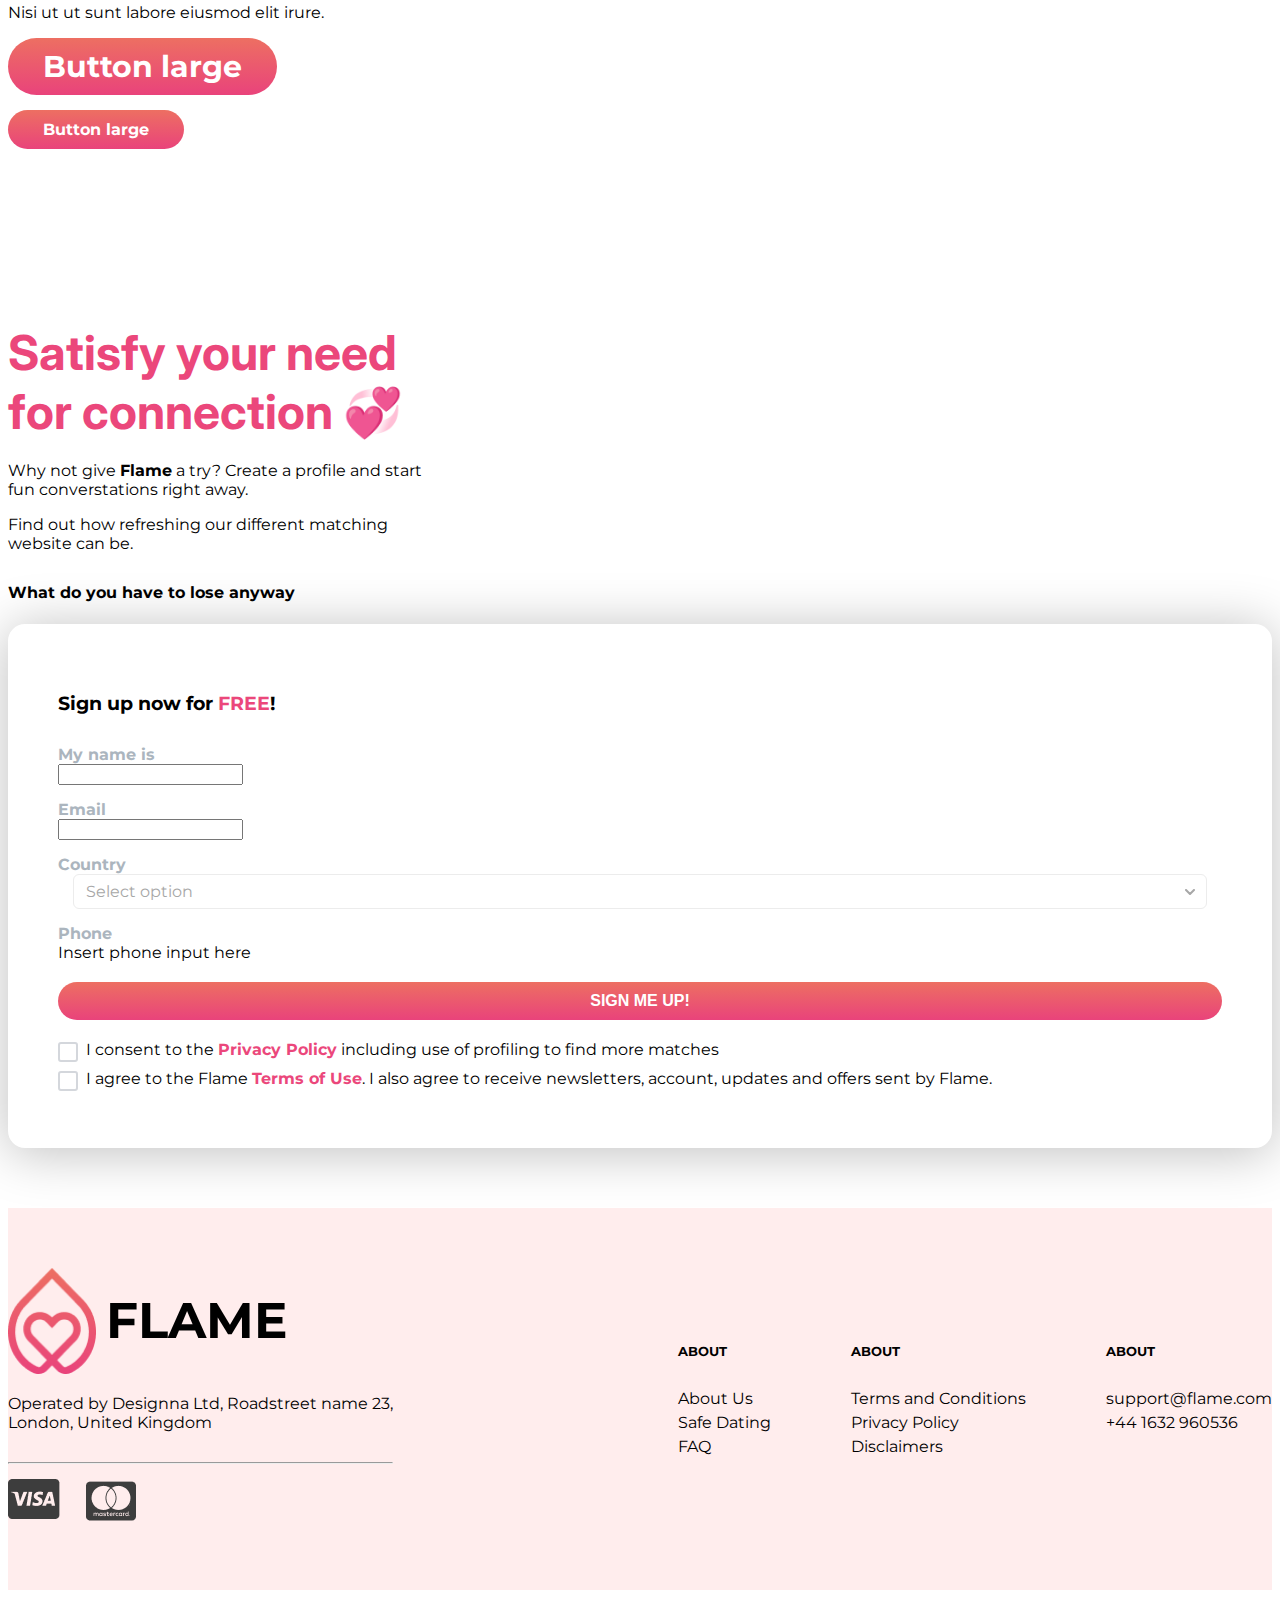
<file: sign-up.html>
<!DOCTYPE html>
<html lang="en">
<head>
  <meta charset="UTF-8">
  <meta http-equiv="X-UA-Compatible" content="IE=edge">
  <meta name="viewport" content="width=device-width, initial-scale=1.0">
  <title>Flame</title>
  
  <!-- Fonts -->
  <link rel="preconnect" href="https://fonts.googleapis.com">
  <link rel="preconnect" href="https://fonts.gstatic.com" crossorigin>
  <link href="https://fonts.googleapis.com/css2?family=Montserrat:wght@400;500;600;700&display=swap" rel="stylesheet">
  <link href="https://fonts.googleapis.com/css2?family=Inter:wght@400;700&family=Montserrat:wght@400;500;600;700&display=swap" rel="stylesheet">

  <!-- Libs -->
  <link rel="stylesheet" href="https://cdn.jsdelivr.net/npm/bootstrap@5.2.3/dist/css/bootstrap.min.css" integrity="sha384-rbsA2VBKQhggwzxH7pPCaAqO46MgnOM80zW1RWuH61DGLwZJEdK2Kadq2F9CUG65" crossorigin="anonymous">

  <!-- Theme style sheets -->
  <link rel="stylesheet" href="css/colors.css">
  <link rel="stylesheet" href="css/styles.css">

</head>

<body class="body">

  <header class="header d-none">
    <div class="header__container container">
      
      <a class="header__logo header__logo-black" href="#">
        <div class="header__logo-wrapper">
          <img src="img/logo.png" alt="">
          <span>FLAME</span>
        </div>
      </a>

      <nav class="header__nav-main">
        <div class="header__nav-main-wrapper">
          
          <a class="app-button" href="#">
            <div class="app-button__circle circle-pink">
              <img src="img/icon--person.svg" alt="">
            </div>
            <p>People</p>
          </a>
          
          <a class="app-button" href="#">
            <div class="app-button__notification">
              1
            </div>
            <div class="app-button__circle icon-heart">
              <img src="img/icon--heart.svg" alt="">
            </div>
            <p>Match</p>
          </a>

          <a class="app-button" href="#">
            <div class="app-button__notification">
              1
            </div>
            <div class="app-button__circle">
              <img src="img/icon--message.svg" alt="">
            </div>
            <p>People</p>
          </a>

        </div>
      </nav>

      <nav class="header__nav-account">

        <div class="header__nav-account-wrapper">

          <a class="app-button" href="#">
            <div class="app-button__circle icon-coin">
              <img src="img/icon--coin.png" alt="">
            </div>
            <p>Credits</p>
          </a>

          <a class="app-button" href="#">
            <div class="app-button__circle icon-profilepic">
              <img src="img/profile-pic.png" alt="">
            </div>
            <p>My profile</p>
          </a>

        </div>

      </nav>
    </div>
  </header>

  <header class="header-mnml">
    <div class="header-mnml__container container">
      <div class="header__logo-ribbon">
        <div class="header__logo-ribbon-wrapper">
          <img src="img/logo.png" alt="">
          <span>Flame</span>
        </div>
      </div>
      <div class="header__login">
        <a href="" class="button button-small button-white">Log in</a>
      </div>
    </div>
  </header>

  <section class="signup-quiz">
    <div class="signup-quiz__wrapper">

      <div class="signup-quiz__header">
        <div class="signup-quiz__steps">
          <span id="steps-current">1</span>/<span id="steps-total">4</span>
        </div>
      </div>

      <div class="signup-quiz__progress-bar">
        <span></span> 
        <span id="quiz-progress"></span>
      </div>

      <div class="signup-quiz__main">
        <div class="signup-quiz__main-wrapper">
          <form>
            <div class="signup-quiz__main__content" id="signup-step-1">
              <h4>What do you desire?</h4>
              <div class="radio-buttons radio-buttons-gender">
                <div class="radio-button__container">
                  <input class="radio-icon-male" label="Male" type="radio" name="gender" value="male">
                  <label for="gender">
                    Men
                  </label>
                </div>
                <div class="radio-button__container">
                  <input class="radio-icon-female" label="Female" type="radio" name="gender" value="female">
                  <label for="gender">
                    Women
                  </label>
                </div>
                <div class="radio-button__container">
                  <input class="radio-icon-bisex" label="Other" type="radio" name="gender" value="other">
                  <label for="gender">
                    Both
                  </label>
                </div>
              </div>
            </div>
            <div class="signup-quiz__main__content d-none" id="signup-step-3">
              <h4>Tell us more about you</h4>
              <div class="checkbox-group">
                <div class="container">
                  <ul class="ks-cboxtags">
  
                    <li>
                      <input type="checkbox" id="traits-checkboxOne" value="honest"><label for="traits-checkboxOne">honest</label>
                    </li>
                    
                    <li>
                      <input type="checkbox" id="traits-checkboxTwo" value="shy"><label for="traits-checkboxTwo">shy</label>
                    </li>
                    
                    <li>
                      <input type="checkbox" id="traits-checkboxThree" value="loyal" ><label for="traits-checkboxThree">loyal</label>
                    </li>
                    
                    <li>
                      <input type="checkbox" id="traits-checkboxFour" value="funny"><label for="traits-checkboxFour">funny</label>
                    </li>
                    
                    <li>
                      <input type="checkbox" id="traits-checkboxFive" value="caring"><label for="traits-checkboxFive">caring</label>
                    </li>
                    
                    <li>
                      <input type="checkbox" id="traits-checkboxSix" value="kind" ><label for="traits-checkboxSix">kind</label>
                    </li>
                    
                    <li>
                      <input type="checkbox" id="traits-checkboxSeven" value="calm"><label for="traits-checkboxSeven">calm</label>
                    </li>
                    
                    <li>
                      <input type="checkbox" id="traits-checkboxEight" value="adventureous"><label for="traits-checkboxEight">adventureous</label>
                    </li>
                    
                    <li>
                      <input type="checkbox" id="traits-checkboxNine" value="moody"><label for="traits-checkboxNine">moody</label>
                    </li>
                    
                    <li>
                      <input type="checkbox" id="traits-checkboxTen" value="spontaenous"><label for="traits-checkboxTen">spontaneous</label>
                    </li>
                    
                    <li 
                    class="ks-selected"><input type="checkbox" id="traits-checkboxEleven" value="curious"><label for="traits-checkboxEleven">curious</label>
                  </li>
                  
                    <li>
                      <input type="checkbox" id="traits-checkboxTwelve" value="confident"><label for="traits-checkboxTwelve">confident</label>
                    </li>
                    
                    <li>
                      <input type="checkbox" id="traits-checkboxThirteen" value="thoughtful"><label for="traits-checkboxThirteen">thoughtful</label>
                    </li>
                                      
                  </ul>
                
                </div>
              </div>
            </div>
            <div class="signup-quiz__main__content d-none" id="signup-step-3">
              <h4>Tell us more about you</h4>
              <div class="checkbox-group">
                <div class="container">
                  <ul class="ks-cboxtags">
  
                    <li>
                      <input type="checkbox" id="interests-checkboxOne" value="art"><label for="interests-checkboxOne">🖼 art</label>
                    </li>
                    
                    <li>
                      <input type="checkbox" id="interests-checkboxTwo" value="travel" ><label for="interests-checkboxTwo">✈️ travel</label>
                    </li>
                    
                    <li>
                      <input type="checkbox" id="interests-checkboxThree" value="sports" ><label for="interests-checkboxThree">⚽ sports</label>
                    </li>
                    
                    <li>
                      <input type="checkbox" id="interests-checkboxFour" value="music"><label for="interests-checkboxFour">🎵 music</label>
                    </li>
                    
                    <li>
                      <input type="checkbox" id="interests-checkboxFive" value="photography"><label for="interests-checkboxFive">📷 photography</label>
                    </li>
                    
                    <li>
                      <input type="checkbox" id="interests-checkboxSix" value="cooking" ><label for="interests-checkboxSix">🍳 cooking</label>
                    </li>
                    
                    <li>
                      <input type="checkbox" id="interests-checkboxSeven" value="movies"><label for="interests-checkboxSeven">🎥 movies</label>
                    </li>
                    
                    <li>
                      <input type="checkbox" id="interests-checkboxEight" value="technology"><label for="interests-checkboxEight">💻 technology</label>
                    </li>
                    
                    <li>
                      <input type="checkbox" id="interests-checkboxNine" value="books"><label for="interests-checkboxNine">📖 books</label>
                    </li>
                    
                    <li>
                      <input type="checkbox" id="interests-checkboxTen" value="creativity"><label for="interests-checkboxTen">🎨 creativity</label>
                    </li>
                    
                    <li 
                    class="ks-selected"><input type="checkbox" id="interests-checkboxEleven" value="fashion"><label for="interests-checkboxEleven">👟 fashion</label>
                  </li>
                         
                  </ul>
                </div>
              </div>
            </div>
          </form>
        </div>
      </div>

      <div class="signup-quiz__footer">
        <div class="signup-quiz__footer-wrapper">
          <div class="signup-quiz__footer__button">
            <button class="button" id="quiz-next">
              Next
            </button>
            <button type="submit" class="button d-none" id="quiz-submit">
              Finish
            </button>
          </div>
          <div class="signup-quiz__footer__skip">
            <button class="signup-quiz__footer__skip-button d-none" id="quiz-back">
              Back
            </button>
            <button class="signup-quiz__footer__skip-button d-none" id="quiz-skip">
              Skip
            </button>
          </div>
        </div>
      </div>
    </div>



  </section>

  <section class="sample-content">
    <div class="container">

      <h1>Heading 1</h1>

      <h2>Heading 2</h2>

      <p>Nisi ut ut sunt labore eiusmod elit irure.</p>

      <a href="" class="button button">
        Button large
      </a>

      <a href="" class="button button-small">
        Button large
      </a>

    </div>
  </section>
  
  <div class="cookies-modal">

  </div>


  <section class="signup-section">
    <div class="container signup-section__container">
      <div class="row">
        <div class="col-lg-5">
          <div class="signup-section__text">

            <h2>
              Satisfy your need <br> for connection 💞
            </h2>
  
            <p>Why not give <strong>Flame</strong> a try? Create a profile and start fun converstations right away. </p>
            <p>Find out how refreshing our different matching website can be.</p>
  
            <h4>What do you have to lose anyway</h4>
          </div>
        </div>
        <div class="col-lg-6 offset-lg-1">
          <div class="signup-section__form-wrapper">
            <form action="" class="signup-section__form">
              <h3>Sign up now for <em>Free</em>!</h3>
  
              <div class="form-element stacked">
                <div class="form-label"><label for="name">My name is</label></div>
                <div class="form-input">
                  <input class="form-control" type="text" name="name">
                </div>
              </div>
  
              <div class="form-element stacked">
                <div class="form-label">
                  <label for="email">
                    Email
                  </label>
                </div>
                <div class="form-input">
                  <input class="form-control" type="email" name="email">
                </div>
              </div>

              <div class="form-element stacked">
                <div class="form-label">
                  <label for="email">
                    Country
                  </label>
                </div>
                <div class="form-input">
                  <div class="form__select peoples__filter-select">
                                    
                    <label class="select" for="slct">
                      <select class="form-control" id="slct" required="required">
                        <option value="" disabled="disabled" selected="selected">Select option</option>
                        <option value="#">One</option>
                        <option value="#">Two</option>
                        <option value="#">Three</option>
                        <option value="#">Four</option>
                        <option value="#">Five</option>
                        <option value="#">Six</option>
                        <option value="#">Seven</option>
                      </select>
                      <svg>
                        <use xlink:href="#select-arrow-down"></use>
                      </svg>
                    </label>
                    <!-- SVG Sprites-->
                    <svg class="sprites">
                      <symbol id="select-arrow-down" viewbox="0 0 10 6">
                        <polyline points="1 1 5 5 9 1"></polyline>
                      </symbol>
                    </svg>
                  </div>
                </div>
              </div>

              <div class="form-element stacked">
                <div class="form-label">
                  <label for="email">
                    Phone
                  </label>
                </div>
                <div class="form-input">
                  Insert phone input here
                </div>
              </div>

              <!-- <div class="form-element">
                <div class="form-label"><label for="gender">I am</label></div>
                <div class="radio-buttons">
                  <input label="Male" type="radio" name="gender" value="male" checked>
                  <input label="Female" type="radio" name="gender" value="female">
                  <input label="Other" type="radio" name="gender" value="other">
                </div>
              </div> -->
  
              <!-- <div class="form-element">
                <div class="form-label">
                  <label for="birthday">My birthdate is</label>
                </div>
                <div class="date">
                  <input class="form-control" type="date" id="birthday" name="birthday">
                </div>
              </div> -->
  
              <!-- <hr> -->
  
  
              <!-- <div class="form-element stacked">
                <div class="form-label">
                  <label for="password">
                    Password
                  </label>
                </div>
                <div class="form-input">
                  <input class="form-control" type="password" name="password">
                </div>
              </div> -->
  
              <div class="form-submit__btn">
                <button class="button button-small" id="btn-submit" type="submit">
                  Sign me up!
                </button>
              </div>
  
              <div class="form-consent">

                <div class="form-checkbox">
                  <label class="checkbox">
                    <input type="checkbox">
                    <span class="indicator"></span>
                    I consent to the <a href="">Privacy Policy</a> including use of profiling to find more matches
                  </label>
                </div>

                <div class="form-checkbox">
                  <label class="checkbox">
                    <input type="checkbox">
                    <span class="indicator"></span>
                    I agree to the Flame <a href="">Terms of Use</a>. I also agree to receive newsletters, account, updates and offers sent by Flame.
                  </label>
                </div>
  
              </div>
  
              
  
  
            </form>
          </div>
        </div>
      </div>
    </div>
    <div class="rating-modal">
      
    </div>
  </section>

  <footer class="footer">
    <div class="footer__container container">
      <div class="footer__logo-section">
        <a href="" class="footer__logo">
          <div class="footer__logo-wrapper">
            <img src="img/logo.png" alt="">
            <span>FLAME</span>
          </div>
        </a>
        <div class="footer__company-info">
          <p>Operated by Designna Ltd, Roadstreet name 23,
          <br>
          London, United Kingdom</p>
        </div>
        <hr>
        <div class="footer__payments">
          <img src="img/visa-black.png" alt="">
          <img src="img/mastercard-black.png" alt="">
        </div>
      </div>
      <nav class="footer__site-map">
        <div class="footer__site-map__col">
          <h5>About</h5>
          <ul>
            <a href="">
              <li>About Us</li>
            </a>
            <a href="">
              <li>Safe Dating</li>
            </a>
            <a href="">
              <li>FAQ</li>
            </a>
          </ul>
        </div>
        <div class="footer__site-map__col">
          <h5>About</h5>
          <ul>
            <a href="">
              <li>Terms and Conditions</li>
            </a>
            <a href="">
              <li>Privacy Policy</li>
            </a>
            <a href="">
              <li>Disclaimers</li>
            </a>
          </ul>
        </div>
        <div class="footer__site-map__col">
          <h5>About</h5>
          <ul>
            <a href="">
              <li>support@flame.com</li>
            </a>
            <a href="">
              <li>+44 1632 960536</li>
            </a>
          </ul>
        </div>
      </nav>
    </div>
  </footer>

  <script src="/js/scripts.js"></script>
</body>


</html>
</file>
<file: css/colors.css>
/* Variables for Theme Styles */

:root {
  --black: #000000;
  --dark: #3D3D3D;
  --gray: #ABB5BE;
  --gray-2: #A7A7A7;
  --gray-light: #ECECEC;
  --gray-light-2: #ced4da;
  --white: #ffffff;
  --pink: #EB477B;
  --red: red;
  --pink-light: #FFEDED;
  --green: #59B72D;
  --pink-gradient: linear-gradient(180deg, rgba(237,111,98,1) 0%, rgba(233,67,123,1) 100%);
}
</file>
<file: css/styles.css>
/*  t104 Theme Styles */

/* Includes some minor Bootstrap overrides */

/* --- Bootstrap Breakpoints --- */
/* Taken from: https://getbootstrap.com/docs/5.0/layout/breakpoints/ */

/* Use only these widths for media queries */
/* Can only be copied manually with plain CSS, no support for variables in media queries yet */

/*
    --xs: 0;
    --sm: 576px;
    --md: 768px;
    --lg: 992px;
    --xl: 1200px;
    --xxl: 1400px;
*/
/* --- Chat vs Cookies position --- */
body.noaccept #chat-widget-container {
  bottom: 75px !important;
}
body.noaccept.accept #chat-widget-container,
body.accept #chat-widget-container {
  bottom: 0 !important;
  -webkit-transition: all 0.2s;
  -moz-transition: all 0.2s;
  transition: all 0.2s;
}
@media(min-width: 630px) and(max-width: 767px) {
  body.noaccept #chat-widget-container {
    bottom: 110px !important;
  }
}
@media(min-width: 455px) and(max-width: 629px) {
  body.noaccept #chat-widget-container {
    bottom: 0 !important;
  }
  #cookie-bar .text-center {
    text-align: left !important;
  }
}
@media(max-width: 767px) {
  #cookie-bar #accept-cookies {
    margin-top: -8px;
  }
  #cookie-bar {
    padding-top: 24px;
  }
}
@media(max-width: 454px) {
  body.noaccept #chat-widget-container {
    bottom: 135px !important;
  }
  #cookie-bar .text-center {
    padding-left: 0;
    padding-right: 0;
  }
}

#cookie-bar:hover {
  z-index: 2147483640 !important;
}

/* Cookie Bar */

#cookie-bar {
  position: fixed;
  bottom: 0;
  background-color: var(--white);
  z-index: 100;
}
#cookie-bar .col {
  font-size: 16px;
}
@media screen and(max-width: 767px) {
  .button {
    margin: 0 auto;
  }
}

header,
body,
footer {
  font-family: 'Montserrat', sans-serif;
}

body {
  font-size: 16px;
}

h1 {
  color: var(--pink);
  font-weight: bold;
}

h2,
h4 {
  font-weight: bold;
}

em {
  font-weight: bold;
  text-transform: uppercase;
  color: var(--pink);
  font-style: normal;
}

a:hover {
  color: var(--pink);
}

a:not(.button) {
  color: var(--pink);
  font-weight: bold;
  text-decoration: none;
}

a:not(.button):hover {
  color: var(--pink) !important;
}

.button {
  display: block;
  color: var(--white);
  background: var(--pink-gradient);
  width: fit-content;
  padding: 10px 35px;
  border-radius: 77px;
  font-size: 30px;
  font-weight: bold;
  margin: 15px 0;
  text-decoration: none;
  appearance: none;
  border: none;
}

.button.button-white {
  background: var(--white);
  color: var(--pink);
  -webkit-box-shadow: 0 2px 4px 1px rgba(0, 0, 0, 0.25);
  -moz-box-shadow: 0 2px 4px 1px rgba(0, 0, 0, 0.25);
  box-shadow: 0 2px 4px 1px rgba(0, 0, 0, 0.25);
}

.button.button-small {
  font-size: 16px;
}

.button.button-extrasmall {
  font-size: 14px;
  padding: 10px 10px;
  height: fit-content;
  text-align: center;
}

.button.button-transparent {
  background: var(--white);
  border: 1px solid var(--pink);
  color: var(--pink);
}

.button.button-wider {
  padding-left: 5rem;
  padding-right: 5rem;
}

@media screen and (max-width: 991px) {
  .button.button-wider {
    padding-left: 2.5rem;
    padding-right: 2.5rem;
  } 
}

.button.button-filter {
  font-size: 16px;
  background: var(--white);
  border: 1px solid var(--gray);
  color: var(--black);
  height: 40px;
  padding: 5px 30px;
}

.emoji-big {
  font-size: 45px;
  line-height: 0;
}

.bg-pink {
  background: var(--pink-light);
}

.bg-white {
  background: var(--white);
}

.text-pink {
  color: var(--pink);
}

.text-green {
  color: var(--green);
}

.text-gray {
  color: var(--gray-2);
}

.number-big {
  display: block;
  font-size: 2.5em;
  margin: 10px 0;
  position: relative;
  background-image: var(--pink-gradient);
  background-size: 100%;
  -webkit-background-clip: text;
  -webkit-text-fill-color: transparent; 
}

.number-medium {
  display: block;
  font-size: 1.8em;
  margin: 10px 0;
  position: relative;
  background-image: var(--pink-gradient);
  background-size: 100%;
  -webkit-background-clip: text;
  -webkit-text-fill-color: transparent; 
}




/* Application Buttons */

.app-button {
  display: block;
  margin: 0 24px;
  position: relative;
}

.app-button__notification {
  display: flex;
  justify-content: center;
  align-items: center;
  position: absolute;
  width: 30px;
  height: 30px;
  right: -18px;
  top: -2px;
  color: var(--white);
  background-color: var(--pink);
  font-weight: bold;
  border-radius: 50%;
  z-index: 1000;
}

.app-button p {
  font-family: Arial, Helvetica, sans-serif;
  font-size: 14px;
  text-align: center;
  color: var(--gray);
  font-weight: normal;
  padding-top: 5px;
  margin: 0;
}


.app-button__circle {
  display: flex;
  justify-content: center;
  align-items: center;
  width: 60px;
  height: 60px;
  border-radius: 50%;
  background: var(--white);
  /* Default box shadow */
  -webkit-box-shadow: 0 2px 4px 0 rgba(31, 18, 18, 0.25);
  -moz-box-shadow: 0 2px 4px 0 rgba(0, 0, 0, 0.25);
  box-shadow: 0 2px 4px 0 rgba(0, 0, 0, 0.25);
  transition: 0.1s transform  ease-in;
}

.app-button__circle img {
  max-width: 34px;
  max-height: 34px;
  width: 100%;
  height: auto;
  transition: 0.1s transform  ease-in;
}

.app-button__circle.circle-pink {
  background: var(--pink-gradient);
}

.app-button__circle.icon-heart img {
  width: 25px;
  height: auto;
}

.app-button__circle.icon-profilepic,
.app-button__circle.icon-coin {
  overflow: hidden;
}

.app-button__circle.icon-profilepic {
  border: 3px solid var(--pink);
}

.app-button__circle.icon-profilepic img,
.app-button__circle.icon-coin img {
  max-width: 100%;
  max-height: 100%;
  height: 100%;
  object-fit: cover;
}

.app-button:hover .app-button__circle {
  transform: scale(105%);
}

.app-button:hover .app-button__circle img {
  transform: scale(110%);
}

.dropdown-toggle:after {
  display: none;
}

.header .nav-link {
  padding: 0;
}

/* Common components */

.trait-group {}

.trait-group ul {
  display: flex;
  flex-wrap: wrap;
  list-style: none;
  margin: 0;
  padding: 0;
}

.trait-group ul li {
  background-color: var(--white);
  border: 1px solid var(--pink);
  color: var(--pink);
  border-radius: 25px;
  font-size: 14px;
  margin: 8px 5px;
  transition: all 0.2s;
  padding: 10px 30px; 
}

.trait-group.trait-group__gray-fill ul li {
  background-color: var(--gray-light);
  border: none;
  color: var(--gray-2);
}

.trait-group.trait-group__gradient-fill ul li {
  background: var(--pink-gradient);
  border: none;
  color: var(--white);
}


.tab-buttons {
  display: flex;
  flex-wrap: wrap;
  list-style: none;
  margin: 0;
  padding: 0;
}

.tab-button {
  background-color: var(--white);
  border: 1px solid var(--pink);
  color: var(--pink);
  border-radius: 25px;
  font-size: 14px;
  margin: 8px 5px;
  transition: all 0.2s;
  padding: 10px 30px;
  text-transform: uppercase;
}

.tab-button.tab-button-active,
.tab-button:hover {
  background: var(--pink-gradient);
  color: var(--white) !important;
}


.offer-banner {
  display: block;
  border-radius: 16px;
  border: 2px solid var(--pink);
  overflow: hidden;
}

.offer-banner + h5,
.offer-banner {
  width: 90%;
  margin: 0 auto;
}

.offer-banner__header {
  text-transform: uppercase;
  background: var(--pink-gradient);
  color: var(--white);
  text-align: center;
  font-weight: bold;
  padding: 10px 0;
}

.offer-banner__body {
  display: flex;
  flex-wrap: wrap;
  align-items: center;
  justify-content: space-between;
  padding: 5px 10px;
  margin: 0 auto;
  background-color: var(--white);
  border-bottom-left-radius: 16px;
  border-bottom-right-radius: 16px;
}

.offer-banner__body > div {
  font-size: 14px;
}

.offer-banner__body > div p {
  margin: 0;
}

.offer-banner__body > a {
  text-align: center;
}



/* Header */

.header {
  position: relative;
  padding: 25px 0 0;
  width: 100%;
  -webkit-box-shadow: 0 4px 52px 1px rgba(0, 0, 0, 0.25);
  -moz-box-shadow: 0 4px 52px 1px rgba(0, 0, 0, 0.25);
  box-shadow: 0 4px 52px 1px rgba(0, 0, 0, 0.25);
}

.header-mnml {
  position: fixed;
  top: 0;
  width: 100%;
  height: 0;
  z-index: 1000;
}

.header-mnml + section {
  padding-top: 190px;
}

.header + section,
.alert-container + section {
  padding-top: 90px;
}

.header-mnml .header-mnml__container {
  display: block;
  width: 100%;
  height: 0;
  position: relative;
  padding-top: 0;
  margin-top: 0;
}

.header__container {
  display: flex;
  width: 100%;
  justify-content: space-between;
  flex-wrap: wrap;
}

.header__logo-wrapper {
  display: flex;
  align-items: center;
}

.header__logo-wrapper img {
  width: 50px;
  height: auto;
}

.header__logo-wrapper span {
  color: var(--black);
  font-weight: bold;
  font-size: 36px;
  line-height: 1;
  padding-left: 10px;
}

.header__nav-main-wrapper,
.header__nav-account-wrapper {
  display: flex;
}

@media screen and (min-width: 992px) {
  .header__nav-main-wrapper {
    margin-left: calc(160px + 5vw);
  }
}

.header .navbar-toggler {
  position: absolute;
  right: 30px;
  top: 30px;
}

.header__logo-ribbon {
  width: 156px;
  height: 190px;
  background: var(--white);
  border-bottom-left-radius: 80px;
  border-bottom-right-radius: 80px;
  -webkit-box-shadow: 0 4px 4px 0 rgba(0, 0, 0, 0.25);
  -moz-box-shadow: 0 4px 4px 0 rgba(0, 0, 0, 0.25);
  box-shadow: 0 4px 4px 0 rgba(0, 0, 0, 0.25);
}

.header-mnml .header__logo-ribbon {
  position: absolute;
  left: 0;
  top: -5px;
}

.header__logo-ribbon-wrapper img {
  display: block;
  margin: 20px auto 0;
  width: 86px;
  height: auto;
}

.header__logo-ribbon-wrapper span {
  display: block;
  text-align: center;
  text-transform: uppercase;
  font-weight: bold;
  font-size: 20px;
  margin: 10px auto 0;
}

.header-mnml .header__login {
  position: absolute;
  right: 0;
  top: 20px;
}

@media screen and (max-width: 575px) {
  .header__logo-ribbon {
    width: 126px;
    height: 150px;
  }

  .header-mnml .header__logo-ribbon {
    left: 5px;
  }

  .header-mnml .header__login {
    right: 5px;
  }

  .header__logo-ribbon-wrapper span {
    font-size: 17px;
  }

  .header__logo-ribbon-wrapper img {
    width: 45%;
  }
}

.header .navbar-collapse {
  justify-content: space-between;
  padding-top: 30px;
  padding-bottom: 10px;
}

.header .app-button {
  margin-top: 15px;
  margin-bottom: 15px;
}

.header .dropdown-menu {
  border-radius: 16px;
  border: 1px solid var(--pink);
  left: unset;
  right: 0;
  min-width: 13rem;
  margin-top: 20px;
}

.header .dropdown-menu:before {
  content: '';
  width: 28px;
  height: 35px;
  background-image: url('/img/sub-menu-arrow.png');
  background-size: cover;
  background-repeat: no-repeat;
  position: absolute;
  right: 40px;
  top: -34px;
  z-index: 1;
}

.header .dropdown-menu .dropdown-divider {
  background: var(--gray-light);
}

.header .dropdown-item {
  color: var(--black);
  font-weight: normal;
}

.header .dropdown-item:focus, .dropdown-item:hover {
  background-color: transparent;
}

/* Footer */

.footer {
  background: var(--pink-light);
  padding: 60px 0;
}

.footer.footer-dark,
.footer.footer-dark a,
.footer.footer-dark hr,
.footer.footer-dark .footer__logo-wrapper span {
  background: var(--dark);
  color: var(--white);
  opacity: 1;
}

.footer__container {
  display: flex;
  width: 100%;
  justify-content: space-between;
  align-items: center;
  flex-wrap: wrap;
}

.footer__logo-wrapper {
  display: flex;
  align-items: center;
  margin-bottom: 20px;
}

.footer__logo-wrapper img {
  width: 88px;
  height: auto;
}

.footer__logo-wrapper span {
  color: var(--black);
  font-weight: bold;
  font-size: 50px;
  line-height: 1;
  padding-left: 10px;
}

.footer__company-info {
  margin-bottom: 30px;
}

.footer__site-map {
  display: flex;
}


.footer__site-map__col {
  padding: 0 40px;
}

.footer__site-map .footer__site-map__col:nth-child(1) {
  padding-left: 0;
}

.footer__site-map .footer__site-map__col:nth-child(3) {
  padding-right: 0;
}

.footer__site-map__col h5 {
  text-transform: uppercase;
  font-weight: bold;
  margin-bottom: 30px;
}

.footer__site-map__col ul {
  list-style: none;
  padding: 0;
}

.footer__site-map__col ul a {
  color: var(--black);
  font-weight: normal;
}

.footer__site-map__col ul li {
  padding-bottom: 5px;
}

/* Sign up section */

.signup-section {
  padding: 30px 0 60px;
}

.signup-section__text {
  padding-top: 90px;
  max-width: 440px;
}

.signup-section__text h2 {
  color: var(--pink);
  font-weight: bold;
  font-family: 'Inter', sans-serif;
  font-size: 3em;
  margin-bottom: 20px;
}

.signup-section__text h4 {
  margin-top: 30px;
}

/* Sign up form */

.signup-section__form-wrapper {
  border-radius: 17px;
  padding: 50px 100px;
  background: var(--white);
  -webkit-box-shadow: 0 4px 52px 1px rgba(0, 0, 0, 0.25);
  -moz-box-shadow: 0 4px 52px 1px rgba(0, 0, 0, 0.25);
  box-shadow: 0 4px 52px 1px rgba(0, 0, 0, 0.25);
}

.signup-section__form {
  min-width: 435px;
}

@media screen and (max-width: 1400px) {
  .signup-section__form-wrapper {
    padding-left: 50px;
    padding-right: 50px;
  }
  .signup-section__form {
    min-width: unset;
    width: 100%;
  }

}

.signup-section__form button[type="submit"] {
  width: 100%;
  text-transform: uppercase;
  margin: 20px 0;
}

.signup-section__form hr {
  margin: 40px 0 30px;
}

.signup-section__form h3 {
  font-weight: bold;
  margin-bottom: 30px;
}

.signup-section .select select {
  border-radius: 0.375em;
  border: 1px solid var(--gray-light-2);
}

/* Form Elements */

.form-element {
  display: flex;
  margin-bottom: 15px;
}

.form-element.stacked {
  display: block;
}

.form-element:not(.stacked) > div:nth-child(1) {
  flex-basis: 35%;
}

.form-element:not(.stacked) > div:nth-child(2) {
  flex-basis: 70%;
}

.form-element.stacked .form__select .select {
  width: 100%;
}

.form-label {
  display: flex;
  align-items: center;
  color: var(--gray);
  font-weight: bold;
  margin: 0;
}

.input-search {
  display: flex;
  border-radius: 48px;
  border: 1px solid var(--gray-light);
  padding: 0 10px;

}

.input-search .form-control {
  border: none;
} 

.input-search button {
  appearance: none;
  border: none;
  background: transparent;
}

/* Custom Radio Buttons */

.radio-buttons {
  background: transparent;
  padding: 4px 0;
  position: relative;
  width: fit-content;
  display: flex;
  justify-content: space-between;
}

.radio-buttons.radio-buttons-gender {
  width: 100%;
  justify-content: space-around;
}

.radio-buttons input {
  appearance: none;
  cursor: pointer;
  border-radius: 2px;
  padding: 5px 20px;
  flex: 1;
  text-align: center;
  margin: 0 2px;
  background: var(--white);
  border-radius: 77px;
  font-size: 14px;
  color: var(--dark);
  transition: all 0.1s;
  border: 1px solid var(--gray-2);
}

.radio-buttons.radio-buttons-gender input {
  display: block;
  width: 82px;
  height: 82px;
  background: var(--gray-light);
  border: none;
  position: relative;
}

.radio-buttons.radio-buttons-gender .radio-button__container label {
  display: block;
  text-align: center;
  width: 100%;
}

.radio-buttons input:checked {
  background: var(--pink-gradient);
  color: var(--white);
  border: none;
}

.radio-buttons input::before {
  content: attr(label);
  text-align: center;
}

.radio-buttons.radio-buttons-gender input:checked:before {
  filter: invert(100);
}

.radio-buttons.radio-buttons-gender input::before {
  content: '';
  position: absolute;
  left: 0;
  top: 0;
  background-position: center;
  background-repeat: no-repeat;
  width: 100%;
  height: 100%;
}

.radio-buttons.radio-buttons-gender .radio-icon-male::before {
  background-image: url('/img/icon--man.png');
  background-size: 30px;
}

.radio-buttons.radio-buttons-gender .radio-icon-female::before {
  background-image: url('/img/icon--woman.png');
  background-size: 36px;
}

.radio-buttons.radio-buttons-gender .radio-icon-bisex::before {
  background-image: url('/img/icon--bisexual.png');
  background-size: 26px;
}


/* Custom single Checkbox */

.form-checkbox {
  margin-bottom: 10px;
}

label.checkbox {
  margin-right: 1rem;
  padding-left: 1.75rem;
  position: relative;
  -webkit-user-select: none;
  -moz-user-select: none;
  -ms-user-select: none;
  user-select: none;
}

label.checkbox input[type=checkbox] {
  position: absolute;
  opacity: 0;
}

label.checkbox input[type=checkbox]:focus ~ span {
  border: 2px solid #aab0b9;
}

label.checkbox input[type=checkbox]:focus:checked ~ span {
  border: 2px solid #20644c;
}

label.checkbox input[type=checkbox]:checked ~ span {
  color: #FFFFFF;
  background: #329E78 url('[data-uri]') 50% 40% no-repeat;
  border: 4px solid #329E78;
}

label.checkbox span {
  border-radius: 3px;
  position: absolute;
  left: 0;
  top: 2px;
  width: 1rem;
  height: 1rem;
  background-color: var(--gren);
  border: 2px solid #d4d7dc;
  pointer-events: none;
  -webkit-user-select: none;
  -moz-user-select: none;
  -ms-user-select: none;
  user-select: none;
}


/* Custom Checkbox Group */

ul.ks-cboxtags {
  list-style: none;
  padding: 0;
  text-align: center;
}

ul.ks-cboxtags li {
  display: inline;
}

ul.ks-cboxtags li label {
  display: inline-block;
  background-color: var(--gray-light);
  border: none;
  color: var(--gray-2);
  border-radius: 25px;
  white-space: nowrap;
  font-size: 14px;
  margin: 8px 5px;
  -webkit-touch-callout: none;
  -webkit-user-select: none;
  -moz-user-select: none;
  -ms-user-select: none;
  user-select: none;
  -webkit-tap-highlight-color: transparent;
  transition: all 0.2s;
  padding: 10px 30px;
  cursor: pointer;
}

/* Leaving here just in case someone needs to add a before to these */

/*ul.ks-cboxtags li label::before {
  display: inline-block;
  font-style: normal;
  font-variant: normal;
  text-rendering: auto;
  -webkit-font-smoothing: antialiased;
  font-family: "Font Awesome 5 Free";
  font-weight: 900;
  font-size: 12px;
  padding: 2px 6px 2px 2px;
  content: "\f067";
  transition: transform 0.3s ease-in-out;
}

ul.ks-cboxtags li input[type="checkbox"]:checked + label::before {
  content: "\f00c";
  transform: rotate(-360deg);
  transition: transform 0.3s ease-in-out;
}*/

ul.ks-cboxtags li input[type="checkbox"]:checked + label {
  border: none;
  background: var(--pink-gradient);
  color: #fff;
  transition: all 0.2s;
}

ul.ks-cboxtags li input[type="checkbox"] {
  display: absolute;
}

ul.ks-cboxtags li input[type="checkbox"] {
  position: absolute;
  opacity: 0;
}

ul.ks-cboxtags li input[type="checkbox"]:focus + label {
  border: none;
}

/* Select */

.select {
  position: relative;
  min-width: 200px;
}

.select svg {
  position: absolute;
  right: 12px;
  top: calc(50% - 3px);
  width: 10px;
  height: 6px;
  stroke-width: 2px;
  stroke: var(--gray-2);
  fill: none;
  stroke-linecap: round;
  stroke-linejoin: round;
  pointer-events: none;
}

.select select {
  -webkit-appearance: none;
  padding: 7px 40px 7px 12px;
  width: 100%;
  background: #fff;
  cursor: pointer;
  font-family: inherit;
  font-size: 16px;
  transition: all 150ms ease;
}

.peoples__filter-select .select select,
.profile__info__more .select select {
  border: 1px solid var(--gray-light);
}

.select select:required:invalid {
  color: var(--gray-2);
}

.select select option {
  color: var(--gray-2);
}

.select select option[value=""][disabled] {
  display: none;
}

.select select:focus {
  outline: none;
  border-color: var(--pink);
  box-shadow: 0 0 0 2px rgba(0,119,255,0.2);
}

.select select:hover + svg {
  stroke: var(--pink);
}

.sprites {
  position: absolute;
  width: 0;
  height: 0;
  pointer-events: none;
  user-select: none;
}


/* Double Range */

.range {
    
}

.range-slider {
  height: 2px;
  position: relative;
  background-color: #e1e9f6;
  border-radius: 2px;
  width: 400px;
}

.range-selected {
  height: 100%;
  left: 0%;
  right: 0%;
  position: absolute;
  border-radius: 5px;
  background-color: var(--pink);
}

.range-input {
  position: relative;
}

.range-input input {
  position: absolute;
  width: 100%;
  height: 5px;
  top: -7px;
  background: none;
  pointer-events: none;
  -webkit-appearance: none;
  -moz-appearance: none;
}

.range-input input::-webkit-slider-thumb {
  height: 20px;
  width: 20px;
  border-radius: 50%;
  border: 2px solid var(--pink);
  background-color: #fff;
  pointer-events: auto;
  -webkit-appearance: none;
}

.range-input input::-moz-range-thumb {
  height: 15px;
  width: 15px;
  border-radius: 50%;
  border: 3px solid #1b53c0;
  background-color: #fff;
  pointer-events: auto;
  -moz-appearance: none;
}

.range-price {
  margin: 30px 0;
  width: 100%;
  display: flex;
  justify-content: center;
  align-items: center;
}

.range-price label {
  margin-right: 5px;
}

.range-price input {
  width: 40px;
  padding: 5px;
}

.range-price input:first-of-type {
  margin-right: 15px;
}


/* Traits Select */

.traits-select {
  list-style: none;
  padding: 0;
  text-align: left;
}

.traits-select__item {
  display: inline-block;
  background-color: var(--gray-light);
  border: none;
  color: var(--gray-2);
  border-radius: 25px;
  white-space: nowrap;
  font-size: 14px;
  margin: 8px 5px;
  -webkit-touch-callout: none;
  -webkit-user-select: none;
  -moz-user-select: none;
  -ms-user-select: none;
  user-select: none;
  -webkit-tap-highlight-color: transparent;
  transition: all 0.2s;
  padding: 10px 30px;
  cursor: pointer;
  transition: all 0.1s ease-in;
}

.traits-select__item:hover {
  color: var(--pink);
}

.traits-select__item--selected {
  border: none;
  background: var(--pink-gradient);
  color: #fff;
  transition: all 0.2s;
}

/* Gender Select */

.traits-select.gender-select {
  display: flex;
  width: 100%;
  justify-content: space-around;
}

.traits-select.gender-select .traits-select__item {
  cursor: pointer;
  border-radius: 2px;
  padding: 5px 20px;
  text-align: center;
  margin: 0 2px 35px 2px;
  border-radius: 77px;
  font-size: 14px;
  color: var(--dark);
  transition: all 0.1s;
  border: 1px solid var(--gray-2);
  display: block;
  width: 82px;
  height: 82px;
  background: var(--gray-light);
  border: none;
  position: relative;
}

.traits-select.gender-select .traits-select__item span {
  display: flex;
  justify-content: center;
  position: absolute;
  left: 0;
  width: 100%;
  text-align: center;
  bottom: -27px;
  color: black;
  font-size: 16px;
}

.traits-select.gender-select .traits-select__item::before {
  content: '';
  position: absolute;
  left: 0;
  top: 0;
  background-position: center;
  background-repeat: no-repeat;
  width: 100%;
  height: 100%;
  z-index: 100;
  transition: all 0.1s ease-in;
}

.traits-select.gender-select .traits-select__item:hover::before {
  transform: scale(110%);
}

.traits-select.gender-select .traits-select__item[data-value="Male"]::before {
  background-image: url('/img/icon--man.png');
  background-size: 30px;
}

.traits-select.gender-select .traits-select__item[data-value="Female"]::before {
  background-image: url('/img/icon--woman.png');
  background-size: 36px;
}

.traits-select.gender-select .traits-select__item[data-value="Not specified"]::before {
  background-image: url('/img/icon--bisexual.png');
  background-size: 26px;
}

.traits-select.gender-select .traits-select__item--selected {
  border: none;
  background: var(--pink-gradient);
  color: #fff;
  transition: all 0.2s;
}

.traits-select.gender-select .traits-select__item--selected.traits-select__item::before {
  filter: invert(100);
}


/* Sign Up Quiz */

.signup-quiz {
  display: grid;
  place-items: center;
  background: var(--pink-light);
  min-height: calc(100vh);
  padding-bottom: 10vh;
}

.signup-quiz__wrapper {
  /*height: 615px;*/
  width: 730px;
  background: var(--white);
  border-radius: 16px;
  -webkit-box-shadow: 0 4px 52px 1px rgba(0, 0, 0, 0.25);
  -moz-box-shadow: 0 4px 52px 1px rgba(0, 0, 0, 0.25);
  box-shadow: 0 4px 52px 1px rgba(0, 0, 0, 0.25);
}

@media screen and (max-width: 767px) {
  .signup-quiz {
    padding: 0 15px;
  }

  .signup-quiz__wrapper {
    width: 100%;
  }
}

.signup-quiz__header {
  text-align: right;
  padding: 40px 45px 40px 0;
  font-size: 16px;
}

.signup-quiz__progress-bar {
  width: 100%;
  height: 6px;
  position: relative;
}

.signup-quiz__progress-bar span:nth-child(1) {
  display: block;
  background: var(--gray-light);
  position: relative;
  width: 100%;
  height: 100%;
  z-index: 10;
}

.signup-quiz__progress-bar span:nth-child(2) {
  background: var(--pink-gradient);
  height: 100%;
  z-index: 50;
  position: absolute;
  left: 0;
  top: 0;
  width: 0;
  transition: 0.6s width cubic-bezier(0.28,.72,0.92,.48);
}

.signup-quiz__main {
  display: flex;
  padding: 50px 45px 20px 45px;
  height: 100%;
  min-height: 255px;
}

.signup-quiz__main__content h4 {
  margin-bottom: 30px;
  text-align: center;
}


.signup-quiz__main-wrapper {
  width: 100%;
  height: 100%;
}

.signup-quiz__main__content {}

.signup-quiz__main__content .radio-buttons-gender {
  padding-top: 40px;
}

.signup-quiz__footer {
  display: flex;
  justify-content: center;
  align-items: center;
  border-top: 1px solid var(--gray-light);
  height: 170px;
}

.signup-quiz__footer__button .button {
  width: 400px;
}

.signup-quiz__footer__skip {
  text-align: center;
}

.signup-quiz__footer__skip button {
  appearance: none;
  border: none;
  background: none;
  text-decoration: underline;
  color: var(--gray);
}

.signup-quiz__datepicker {
  display: flex;
  justify-content: center;
  align-items: center;  
}

.signup-quiz__datepicker .form-control {
  font-size: 22px;
}

.signup-quiz__textarea .form-control {
  width: 100%;
}


/* Peoples page */

.header + section.peoples {
  padding-top: 90px;
}

.peoples__grid {
  padding-top: 60px;
}

.peoples__grid-row {
  display: grid;
  grid-template-columns: repeat(6, 1fr);
  row-gap: 45px;
  justify-items: center;
  margin-bottom: 70px;
}


@media screen and (max-width: 1399px) {
  .peoples__grid-row {
    grid-template-columns: repeat(4, 1fr);
    column-gap: 30px;
  }
}

@media screen and (max-width: 991px) {
  .peoples__grid-row {
    grid-template-columns: repeat(3, 1fr);
  }
}

@media screen and (max-width: 767px) {
  .peoples__grid-row {
    grid-template-columns: repeat(2, 1fr);
    row-gap: 20px;
  }
}

@media screen and (max-width: 575px) {
  .peoples__grid-row {
    grid-template-columns: 1fr;
  }
}

.peoples__filter-form {
  display: flex;
  align-items: center;
  flex-wrap: wrap;
}

.peoples__filter-label {
  font-weight: bold;
  padding-left: 30px;
}

.peoples__filter-select {
  margin: 0 15px;
}

.peoples__filter-range {
  display: flex;
  align-items: center;
  padding: 7px 5px 7px 12px;
  color: var(--gray-2);
  border: 1px solid var(--gray-light);
  border-radius: 48px;
  background: var(--white);
}

.peoples__filter-range__label {
  padding: 0 15px;
}

.peoples__filter-range__numbers {
  width: 60px;
  margin:0 15px;
}

.range_container {
  display: flex;
  width: 400px;
  flex-direction: column;
  
}

.sliders_control {
  position: relative;
}

.form_control {
  position: relative;
  display: flex;
  justify-content: space-between;
  font-size: 24px;
  color: #635a5a;
}

input[type=range]::-webkit-slider-thumb {
  -webkit-appearance: none;
  pointer-events: all;
  width: 24px;
  height: 24px;
  background-color: #fff;
  border-radius: 50%;
  box-shadow: 0 0 0 1px #C6C6C6;
  cursor: pointer;
}

input[type=range]::-moz-range-thumb {
  -webkit-appearance: none;
  pointer-events: all;
  width: 24px;
  height: 24px;
  background-color: #fff;
  border-radius: 50%;
  box-shadow: 0 0 0 1px #C6C6C6;
  cursor: pointer;  
}

input[type=range]::-webkit-slider-thumb:hover {
  background: #f7f7f7;
}

input[type=range]::-webkit-slider-thumb:active {
  box-shadow: inset 0 0 3px #387bbe, 0 0 9px #387bbe;
  -webkit-box-shadow: inset 0 0 3px #387bbe, 0 0 9px #387bbe;
}

input[type="number"] {
  color: #8a8383;
  width: 50px;
  height: 30px;
  font-size: 20px;
  border: none;
}

input[type=number]::-webkit-inner-spin-button, 
input[type=number]::-webkit-outer-spin-button {  
   opacity: 1;
}

input[type="range"] {
  -webkit-appearance: none; 
  appearance: none;
  height: 2px;
  width: 100%;
  position: absolute;
  background-color: #C6C6C6;
  pointer-events: none;
}

#fromSlider {
  height: 0;
  z-index: 1;
}


/* Double Slider End */

.peoples__filter-button {
  padding: 0 15px;
}

.peoples__item-col {
  max-width: 190px;
  width: 100%;
}

.peoples__item {
  border-radius: 16px;
  overflow: hidden;
  -webkit-box-shadow: 0 4px 52px 1px rgba(0, 0, 0, 0.25);
  -moz-box-shadow: 0 4px 52px 1px rgba(0, 0, 0, 0.25);
  box-shadow: 0 4px 52px 1px rgba(0, 0, 0, 0.25);
  width: 100%;
  height: 100%;
}

@media screen and (max-width: 1400px) {
  .peoples__item-col {
    max-width: unset;
  }
}

@media screen and (max-width: 767px) {
  .peoples__item-col {
    margin: 30px auto;
    width: 100%;
    max-width: unset;
  }
}

.peoples__item-image img {
  height: 240px;
  width: 100%;
  object-fit: cover;
  overflow: hidden;
}

.peoples__item-buttons {
  display: flex;
  justify-content: center;
  margin-top: -35px;
}

.peoples__item-buttons .app-button {
  margin: 0 5px;
}

.peoples__item-buttons .app-button__circle {
  width: 45px;
  height: 45px;
}

.peoples__item-buttons .app-button__circle img {
  width: 24px;
}

.peoples__item-buttons .app-button__circle.icon-heart img {
  width: 18px;
}

.peoples__item-buttons .app-button__circle.icon-close img {
  width: 16px;
}

.peoples__item-info {
  padding: 20px 10px 20px 10px;
}

.peoples__item-name {
  display: flex;
  align-items: flex-start;
  justify-content: center;
  text-align: center;
}

.peoples__item-status {
  display: block;
  min-width: 8px;
  min-height: 8px;
  width: 8px;
  height: 8px;
  border-radius: 50%;
  background: var(--green);
  margin-right: 6px;
  margin-top: 3px;
}

.peoples__item-status.offline {
  background: var(--red);
}

.peoples__item-name h5 {
  line-height: 1;
  margin: 0;
  font-size: 15px;
}

.peoples__item-location {
  color: var(--gray-2);
  text-align: center;
  font-size: 14px;
  margin-top: 5px;
}

.peoples__item-details {
  margin: 5px 0 0 0;
  padding: 0;
  text-align: center;
  font-size: 14px;
}

/* Profile Area */

.profile {
  padding-bottom: 60px;
}

.profile__info {
  /* height: 100%; */
}

.profile__pictures h5,
.profile__info__section h5,
h5.title-small {
  margin-top: 20px;
  margin-bottom: 0;
  text-transform: uppercase;
  font-size: 14px;
  font-weight: bold;
}

.profile__pictures__sidebar {
  padding: 20px 0;
  position: relative;
}

.profile__pictures__main {
  width: 100%;
  height: 280px;
  max-width: 300px;
  max-height: 300px;
  min-height: 200px;
  min-width: 200px;
}

.profile__pictures__main img {
  width: 100%;
  height: 100%;
  object-fit: cover;
  border-radius: 16px;
  max-width: 300px;
}

.profile__pictures__main-add {
  width: 100%;
}

.profile__pictures__main-add button {
  display: flex;
  justify-content: center;
  align-items: center;
  margin: -15px auto 0 auto;
  z-index: 1000;
  position: relative;
  background: var(--white);
  border: none;
  appearance: none;
  border-radius: 47px;
  width: 85%;
  height: 60px;
  -webkit-box-shadow: 0px 5px 62px 0px rgba(0,0,0,0.15);
  -moz-box-shadow: 0px 5px 62px 0px rgba(0,0,0,0.15);
  box-shadow: 0px 5px 62px 0px rgba(0,0,0,0.15);
  transition: 0.2s transform ease-in;
}

.profile__pictures__main-add button:hover {
  transform: translateY(-3px);
}

.profile__pictures__main-add button span {
  margin-right: 10px;
}

.profile__pictures__main-add button span img {
  width: 26px;
  height: auto;
}

.profile__pictures__sidebar img {
  border-radius: 8px;
}

.profile__pictures__sidebar {
  display: grid;
  grid-template-columns: 1fr 1fr;
  column-gap: 20px;
  justify-content: space-between;
}

.profile__pictures__sidebar > div:not(.private-photos__unlock) {
  max-width: 145px;
  max-height: 145px;
}

.profile__pictures__sidebar__img {
  position: relative;
}

.profile__pictures__delete__button {
  display: flex;
  justify-content: center;
  align-items: center;
  position: absolute;
  border: none;
  width: 30px;
  height: 30px;
  right: -12px;
  top: -12px;
  color: var(--pink);
  background-color: var(--white);
  font-weight: bold;
  border-radius: 50%;
  z-index: 1000;
  -webkit-box-shadow: 0 2px 4px 0 rgba(31, 18, 18, 0.25);
  -moz-box-shadow: 0 2px 4px 0 rgba(0, 0, 0, 0.25);
  box-shadow: 0 2px 4px 0 rgba(0, 0, 0, 0.25);
}


.profile__pictures__sidebar__img img {
  width: 100%;
  height: 100%;
  object-fit: cover;
  max-width: 145px;
}

.profile__pictures__sidebar__add button {
  display: block;
  width: 100%;
  height: 145px;
  border: none;
  appearance: none;
  background: var(--white);
  border: 1px solid var(--gray-light);
  border-radius: 8px;
}

.profile__pictures__sidebar__add button span {
  display: block;
  margin-bottom: 6px;
}

.profile__main > .profile__info:nth-child(1) {
  z-index: 10;
}

.profile__main > .profile__info:nth-child(2) {
  z-index: 20;
}

.profile__main > .profile__info:nth-child(3) {
  z-index: 30;
}

.profile__main > .profile__info:nth-child(4) {
  z-index: 40;
}


.profile__info,
.profile__sidebar {
  position: relative;
  border-radius: 16px;
  margin-bottom: 20px;
  -webkit-box-shadow: 0px 5px 62px 0px rgba(0,0,0,0.15);
  -moz-box-shadow: 0px 5px 62px 0px rgba(0,0,0,0.15);
  box-shadow: 0px 5px 62px 0px rgba(0,0,0,0.15);
}


.profile__info__header {
  display: flex;
  padding: 30px;
  justify-content: space-between;
  align-items: center;
  border-bottom: 1px solid var(--gray-light-2);
  flex-wrap: wrap;
}

.profile__info__more .form__select {
  padding: 10px 0;
}

.profile__info__save button {
  margin: 0;
}

.profile__info__header h4 {
  font-size: 20px;
  margin: 0;
}

.profile__info__header span {
  margin: 0;
}

.profile__info__name {
  display: flex;
  align-items: center;
}

.profile__info__name h4 {
  font-weight: normal;
}

.profile__info__name .status {
  display: block;
  min-width: 8px;
  min-height: 8px;
  width: 8px;
  height: 8px;
  border-radius: 50%;
  background: var(--green);
  margin-right: 6px;
  margin-top: 3px;
}

.profile__info__name .status.offline {
  background: var(--red);
}

.profile__info__name .location {
  display: flex;
  align-items: flex-start;
  margin-left: 10px;
}

.profile__info__name .location em {
  color: var(--gray);
  text-transform: none;
  font-weight: 400;
  font-size: 14px;
  margin-left: 2px;
}

.profile__info__name .location em strong {
  padding-right: 5px;
}

.profile__info__body {
  padding: 30px;
}

.form-element__row {
  display: grid;
  grid-template-columns: 1fr 1fr;
  column-gap: 20px;
  justify-content: space-between;
}

.profile__info__body .form-label {
  color: var(--black);
}

.profile__info__body .checkbox-group ul.ks-cboxtags {
  text-align: left;
  margin: 10px 0;
}

.profile__info__body ul.ks-cboxtags li label {
  margin-left: 0;
}

.profile__sidebar {

}

.profile__sidebar__header {
  display: flex;
  padding: 30px;
  justify-content: center;
  font-weight: bold;
  text-transform: uppercase;
  border-bottom: 1px solid var(--gray-light-2);
}

.profile__sidebar__body {
  padding: 30px 30px 20px 30px;
  text-align: center;
}

.profile__sidebar__body button {
  margin: 30px auto 10px auto;
  width: 100%;

}

.profile__power-ups ul,
.profile__activity ul {
  list-style: none;
  padding: 0;
  margin: 0;
}

.profile__activity ul {
  width: 100%;
}

.profile__activity ul li {
  display: flex;
  padding-bottom: 10px;
  justify-content: space-between;
}

.close {
  background: transparent;
  color: var(--pink);
  appearance: none;
  border: none;
  border-radius: 50%;
  width: 30px;
  height: 30px;
  font-size: 30px;
  line-height: 0;
}

.alert {
  padding: 1em 10px 1em 25px;
}

.alert-success {
  margin: 1em 0;
  border-radius: 36px;
  background: var(--white);
  border: 1px solid var(--pink);
  -webkit-box-shadow: 0px 5px 62px 0px rgba(0,0,0,0.15);
  -moz-box-shadow: 0px 5px 62px 0px rgba(0,0,0,0.15);
  box-shadow: 0px 5px 62px 0px rgba(0,0,0,0.15);
}

.profile .form-control:disabled {
  background-color: var(--white);
}

.profile textarea.form-control {
  resize: none;
}

.form__select-multiple-items .chosen-container-multi .chosen-choices {
  border: none;
  background-image: none;
}

.form__select-multiple-items .chosen-container-active .chosen-choices {
  box-shadow: none;
}

.form__select-multiple-items .chosen-container-multi .chosen-choices li.search-choice {
  background: var(--pink-gradient);
  color: #fff;
  border: none;
  border-radius: 25px;
  white-space: nowrap;
  font-size: 14px;
  margin: 8px 5px;
  padding: 10px 30px;
  line-height: unset;
}

.form__select-multiple-items .chosen-container-multi .chosen-choices li.search-choice .search-choice-close {
  filter: brightness(12);
  top: 6px;
  right: 10px;
}

.form__select-multiple-items .chosen-container .chosen-drop {
  border-radius: 16px;
  -webkit-box-shadow: 0 1px 5px rgba(0, 0, 0, 0.5);
  box-shadow: 0 1px 5px rgba(0, 0, 0, 0.5);
}

.form__select-multiple-items .select svg {
  width: 19px;
  height: 10px;
  stroke-width: 2px;
  stroke: var(--pink);
}

.form__select-multiple-items .chosen-container .chosen-results li.highlighted {
  background-color: var(--gray-2);
  background-image: var(--pink-gradient);
  color: #fff;
}

/* Member */

.profile__pictures__actions {
  display: flex;
  justify-content: space-between;
}

.profile__pictures__actions a {
  display: flex;
  justify-content: center;
  align-items: center;
  z-index: 100;
  flex-basis: 48%;
  position: relative;
  background: var(--white);
  border: none;
  margin-top: -15px;
  appearance: none;
  border-radius: 47px;
  height: 50px;
  -webkit-box-shadow: 0px 5px 62px 0px rgba(0,0,0,0.15);
  -moz-box-shadow: 0px 5px 62px 0px rgba(0,0,0,0.15);
  box-shadow: 0px 5px 62px 0px rgba(0,0,0,0.15);
  transition: 0.2s transform ease-in;
}

.profile__pictures__actions a:hover {
  transform: translateY(-3px);
}

.profile__pictures__actions a:hover span img {
  transform: scale(110%);
}

.profile__pictures__actions a span {
  margin-right: 5px;
}

.profile__pictures__actions a span img {
  width: 20px;
  height: auto;
  transition: 0.2s transform ease-in;
}

.private-photos__unlock {
  position: absolute;
  display: grid;
  place-items: center;
  left: 0;
  top: 0;
  z-index: 10;
  width: 100%;
  height: 100%;
}

.private-photos__unlock a {

}

.profile__pictures__sidebar.private-photos  .profile__pictures__sidebar__img {
  filter:blur(11px);
}

.profile__info__section {
  margin: 20px 0;
}

.profile__message-box {
  display: flex;
  align-items: center;
  justify-content: space-between;
}

.profile__message-box__img {
  flex-basis: 30%;
}

.profile__message-box__img img {
  width: 100%;
  height: auto;
}

.profile__message-box__text {
  text-align: center;
}

.profile__message-box__text button {
  margin: 0 auto;
}

/* Credits */

/* App card */

.app__card {
  background: var(--white);
  border-radius: 16px;
  -webkit-box-shadow: 0px 5px 62px 0px rgba(0,0,0,0.15);
  -moz-box-shadow: 0px 5px 62px 0px rgba(0,0,0,0.15);
  box-shadow: 0px 5px 62px 0px rgba(0,0,0,0.15);
}

.app__card__big {
  padding-top: 30px;
  padding-bottom: 45px;
}

.app__card__body,
.app__card__footer {
  padding: 30px;
}

.app__card__body ul {
  list-style: none;
}

.app__card__body ul li {
  margin-bottom: 10px;
}

.app__card__footer {
  border-top: 1px solid var(--gray-light);
}

.app__card__outline-row {
  display: grid;
  grid-template-columns: 1fr 1fr;
  column-gap: 15px;
}

.app__card__outlined {
  text-align: center;
  border-radius: 16px;
  border: 1px solid var(--gray-light);
  padding: 20px 5%;
}

/* Card Single Offer */

.card__offer-single {
  text-align: center;
  padding: 60px 0;
}

.card__single-offer h2 {
  display: block;
  margin-bottom: 40px;
}

.card__offer__list {
  text-align: left;
  width: 60%; 
}

.card__offer__list li {
  display: flex;
  align-items: center;
  margin: 30px 0;  
}

.card__offer__list li span:nth-child(1) {
  display: grid;
  place-items: center;
  line-height: 0;
  background: var(--pink-light);
  border-radius: 50%;
  font-size: 32px;
  min-width: 60px;
  min-height: 60px;
  margin-right: 20px;
}

.card__offer-group {
  padding: 30px;
}

.card__offer-group .row .col-12:nth-child(1) {
  border-right: 1px solid var(--gray-light-2);
}

@media screen and (max-width: 991px) {

  .card__offer-group .row .col-12:nth-child(1) {
    border-right: none;
  }
}



/* Welcome Credits */

header + section.credits-welcome {
  padding-top: 30px;
}

.credits-welcome__top {
  text-align: center;
}

.credits-welcome__top > * {
  padding: 2px 0;
}

.credits-welcome__plans-row {
  display: grid;
  grid-template-columns: repeat(2, 42%);
  column-gap: 10px;
  justify-content: center;
}

.credits-welcome__plan {
  border: 1px solid var(--gray-light);
  border-radius: 16px;
}

.credits-welcome__plan-header {
  padding: 15px;
  border-bottom: 1px solid var(--gray-light);
}

.credits-welcome__plan-header h4 {
  font-size: 18px;
}

.credits-welcome__plan-header p {
  font-size: 14px;
  margin: 0;
}

.credits-welcome__plan-body {
  padding: 20px 30px 0 30px;
}


.credits-welcome__plan-body ul {
  list-style: none;
  text-align: left;
  margin: 0 auto;
  padding: 0;
  width: fit-content;
}

.credits-welcome__plan-body ul li {
  font-size: 14px;
  line-height: 2;
}

.icon-small-coin img {
  width: 24px;
  height: auto;
}


/* Chat */

.chat__wrapper {
  display: flex;
  border-radius: 16px;
  margin-top: 20px;
  margin-bottom: 30px; 
  height: 90vh;
  -webkit-box-shadow: 0px 5px 62px 0px rgba(0,0,0,0.15);
  -moz-box-shadow: 0px 5px 62px 0px rgba(0,0,0,0.15);
  box-shadow: 0px 5px 62px 0px rgba(0,0,0,0.15);
}

.chat__nav {
  flex-basis: 35%;
  position: relative;
  height: 90vh;
  border-right: 1px solid var(--gray-light);
}

.chat__conversation {
  flex-basis: 65%;
}

.chat__nav__header {
  padding: 30px 30px 10px 30px;
  border-bottom: 1px solid var(--gray-light);
  position: absolute;
  height: 200px;
  left: 0;
  top: 0;
  width: 100%;
  background: var(--white);
  z-index: 20;
}

.chat__nav__header h3 {
  font-size: 22px;
  font-weight: bold;
  margin-bottom: 20px;
}

.chat__nav__filter  .input-search {
  width: 100%;
}

.chat__nav__tabs.tab-buttons {
  flex-wrap: nowrap;
}

.chat__nav__tabs .tab-button {
  min-width: fit-content;
  flex: 1;
  padding: 8px 16px;
  white-space: nowrap;
  text-transform: none;
}

.chat__nav__threads {
  display: block;
  position: relative;
  overflow-y: scroll;
  padding-top: 200px;
  height: 100%;
  z-index: 10;
}

.chat__nav__threads ul {
  margin: 0;
  padding: 0;
  width: 100%;
}

.chat__nav__threads ul li {
  display: flex;
  align-items: center;
  padding: 30px;
  
  border-bottom: 1px solid var(--gray-light);
}

.chat__threads__picture {
  position: relative;
}

.chat__threads__picture img {
  width: 75px;
  height: 75px;
  object-fit: cover;
  border-radius: 50%;
}

.chat__threads__name {
  margin: 0 15px;
}

.chat__threads__name h4 {
  font-size: 18px;
  font-weight: normal;
  margin: 0;
}

.chat__threads__name p {
  color: var(--gray);
  margin: 0;
}

.chat__threads__notification {
  justify-self: flex-end;
  margin: 0 0 0 auto;
}

.chat__threads__notification span {
  display: grid;
  place-items: center;
  line-height: 0;
  width: 30px;
  font-size: 14px;
  font-weight: bold;
  height: 30px;
  background: var(--pink-gradient);
  border-radius: 50%;
  color: var(--white);
}

.chat__threads__picture .status {
  display: block;
  width: 16px;
  height: 16px;
  border-radius: 50%;
  background: var(--green);
  border: 2px solid var(--white);
  position: absolute;
  bottom: 0;
  right: 0;
}

.chat__conversation {
  position: relative;
}

.chat__conversation__header {
  display: flex;
  justify-content: space-between;
  padding: 10px 30px;
  height: 100px;
  border-bottom: 1px solid var(--gray-light);
}

.chat__conversation__header__user {
  display: flex;
  align-items: center;
}

.chat__conversation__header__user figure {
  position: relative;
}

.chat__conversation__header__user figure img {
  width: 55px;
  height: 55px;
  border-radius: 50%;
  object-fit: cover;
}

.chat__conversation__header__user figure .status {
  display: block;
  width: 12px;
  height: 12px;
  border-radius: 50%;
  background: var(--green);
  border: 2px solid var(--white);
  position: absolute;
  bottom: 0;
  right: 0;
}


.chat__conversation__header__user em {
  font-style: normal;
  text-transform: none;
  padding-left: 10px;
}

.chat__conversation__header__user em h4 {
  font-size: 18px;
  font-style: none;
  font-weight: normal;
  margin: 0;
}

.chat__conversation__header__user em p {
  color: var(--gray);
}

.chat__conversation__thread {
  height: calc(90vh - 260px);
  overflow-y: scroll;
}

.chat__conversation__thread ul {
  max-width: 90%;
}

.chat__conversation__thread ul li {
  display: -webkit-box;
  display: -ms-flexbox;
  display: flex;
  margin: 10px 0;
}

.chat__conversation__thread ul li .usuario {
  width: 60px;
}

.chat__conversation__thread ul li .texto {
  width: 85%;
  padding: 20px 15px;
  background-color: var(--white);
  border: 1px solid var(--gray-light);
  border-radius: 5px;
  display: -webkit-box;
  display: -ms-flexbox;
  display: flex;
}

.chat__conversation__thread ul li .texto.escribiendo {
  -webkit-box-orient: vertical;
  -webkit-box-direction: normal;
      -ms-flex-direction: column;
          flex-direction: column;
  width: auto;
}

.chat__conversation__thread ul li .texto.escribiendo img {
  width: 40px;
}

.chat__conversation__thread ul.left {
  padding: 0 10px;
}

.chat__conversation__thread ul.left li:last-of-type .usuario {
  background: url("assets/user.svg") no-repeat;
  background-position: center left;
  background-size: 40px;
  display: -webkit-box;
  display: -ms-flexbox;
  display: flex;
  -webkit-box-align: center;
      -ms-flex-align: center;
          align-items: center;
}

.chat__conversation__thread ul.left li:last-of-type .usuario:after {
  /* content: ''; */
  display: block;
  height: 15px;
  width: 25px;
  right: -70%;
  background: url("assets/chat-arrow-white.svg") no-repeat;
  background-position: center center;
  position: relative;
}

.chat__conversation__thread ul.right {
  padding: 0;
  margin: 0 0 0 25%;
}

.chat__conversation__thread ul.right li {
  -webkit-box-orient: horizontal;
  -webkit-box-direction: reverse;
      -ms-flex-direction: row-reverse;
          flex-direction: row-reverse;
}

.chat__conversation__thread ul.right li .usuario {
  width: 30px;
}

.chat__conversation__thread ul.right li .texto {
  width: 100%;
  background-color: var(--white);
  border: 1px solid var(--gray-light);
  color: var(--black);
  text-align: left;
}

.chat__conversation__thread ul.right li:last-of-type .usuario {
  display: -webkit-box;
  display: -ms-flexbox;
  display: flex;
  -webkit-box-align: center;
      -ms-flex-align: center;
          align-items: center;
}

.chat__conversation__thread ul.right li:last-of-type .usuario:before {
  /* content: ''; */
  display: block;
  height: 15px;
  width: 25px;
  left: -30%;
  background: url("assets/chat-arrow-green.svg") no-repeat;
  background-position: center center;
  position: relative;
}

@media only screen and (max-width: 992px) {
  .chat__conversation__thread {
    height: 92.5vh;
  }
}

@media only screen and (min-width: 992px) {
  .chat__conversation__thread {
    min-width: 52vw;
    margin-left: auto;
    padding-bottom: 11vh;
    margin-top: 0;
  }
  .chat__conversation__thread ul li .texto {
    max-width: 78%;
    width: unset;
  }
  .chat__conversation__thread ul.right li .texto {
    display: block;
    width: unset;
  }
  .chat__conversation__thread ul.left li .texto {
    text-align: left;
    display: block;
  }
  .chat__conversation__thread ul.left li:last-of-type .usuario {
    background-size: 28px;
  }
}

@media only screen and (max-width: 768px) {
  .chat__conversation__thread {
    padding-bottom: 22vh;
  }
}

@media only screen and (max-width: 576px) {
  .chat__conversation__thread {
    padding-bottom: 18vh;
  }
}

.chat__conversation__footer {
  position: absolute;
  bottom: 0;
  left: 0;
  height: 160px;
  width: 100%;
  padding: 10px 30px;
  border-top: 1px solid var(--gray-light);
}

.chat__conversation__footer__text-input {
  display: flex;
  align-items: center;
  justify-content: space-between;
}

.chat__conversation__footer__text-input button {
  background: transparent;
  border: none;
  margin-right: 10px;
}

.chat__conversation__footer__text-input textarea {
  margin-top: 10px;
  width: 90%;
  height: auto;
  min-height: 35px;
  max-height: 100px;
  border: none;
}

.chat__conversation__footer__text-input textarea:focus-visible,
.chat__conversation__footer__text-input textarea:focus {
  appearance: none;
  outline: var(--pink) auto 1px;
}

.chat__conversation__footer__actions {
  display: flex;
  align-items: center;
  justify-content: space-between;
}

.chat__conversation__footer__actions > div:nth-child(1) {
  display: flex;
}

/* Message */

.message {
  padding-top: 10vh;
}
</file>
